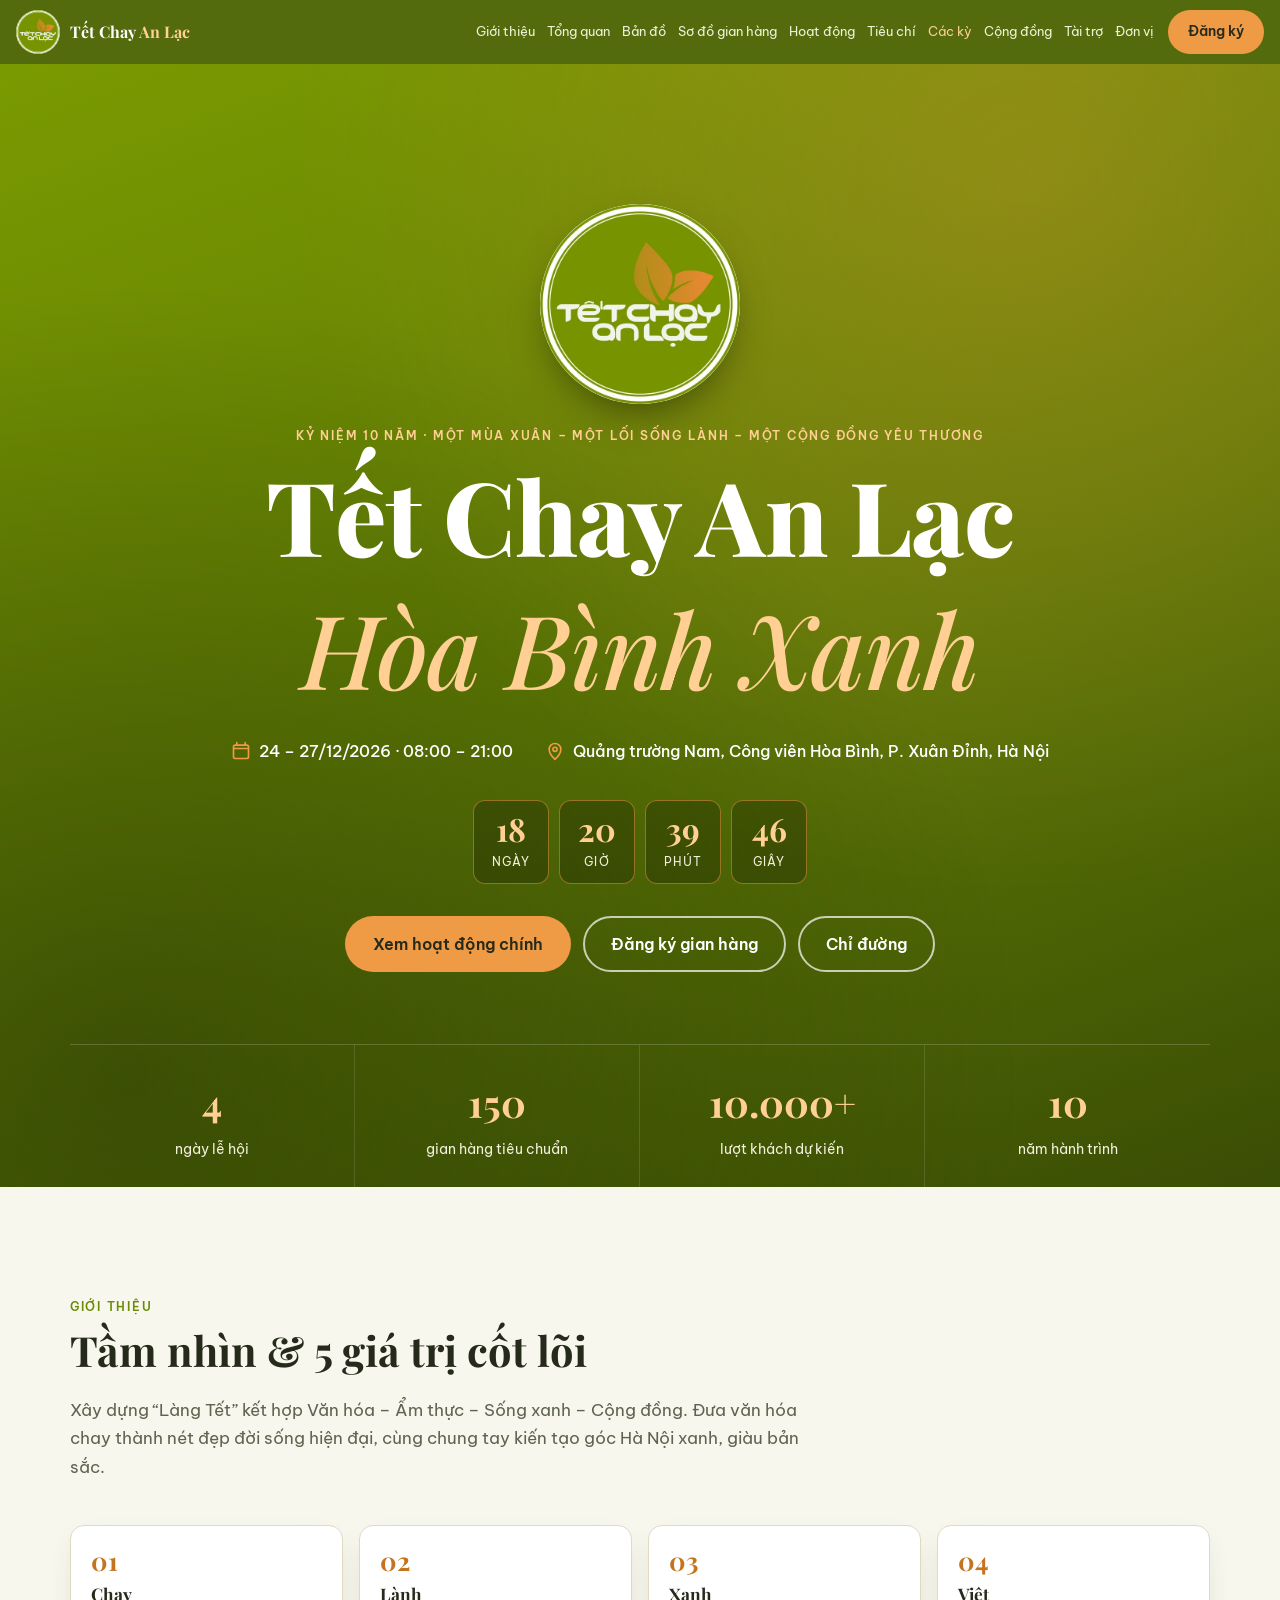
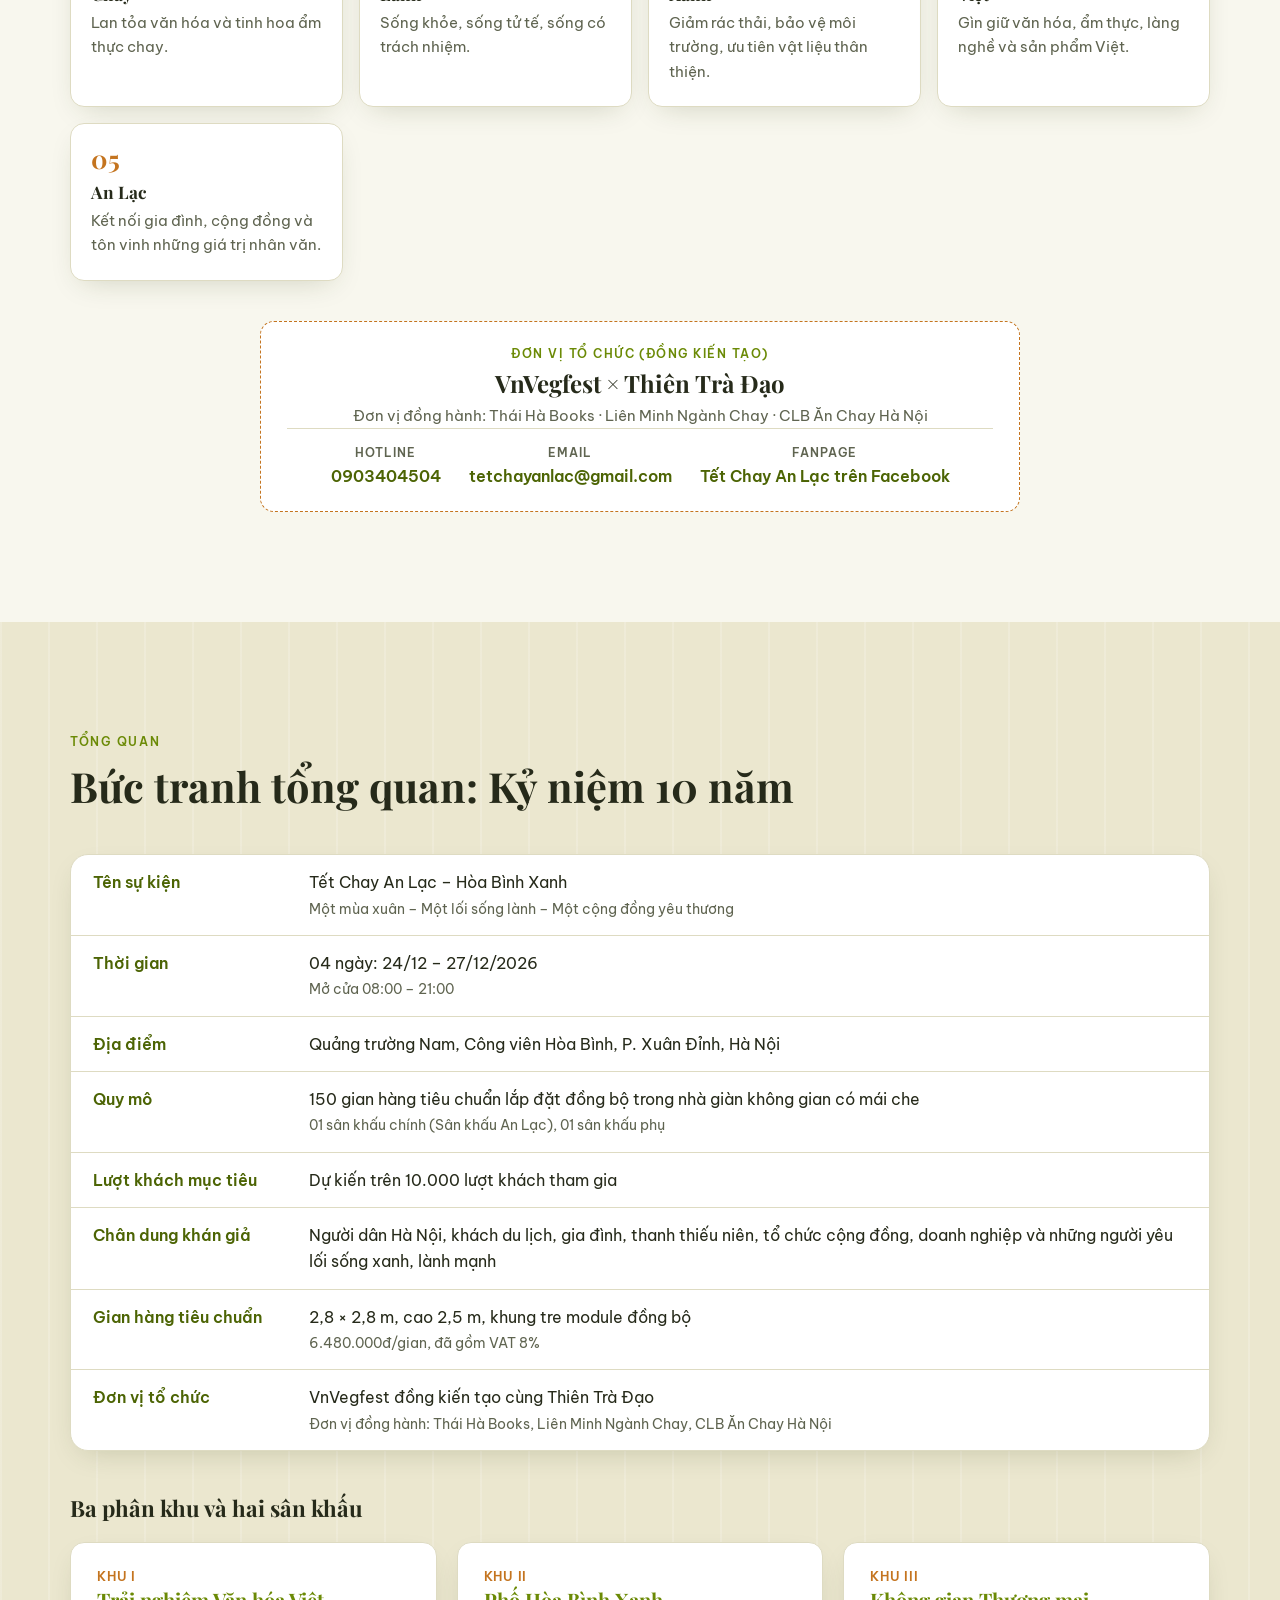
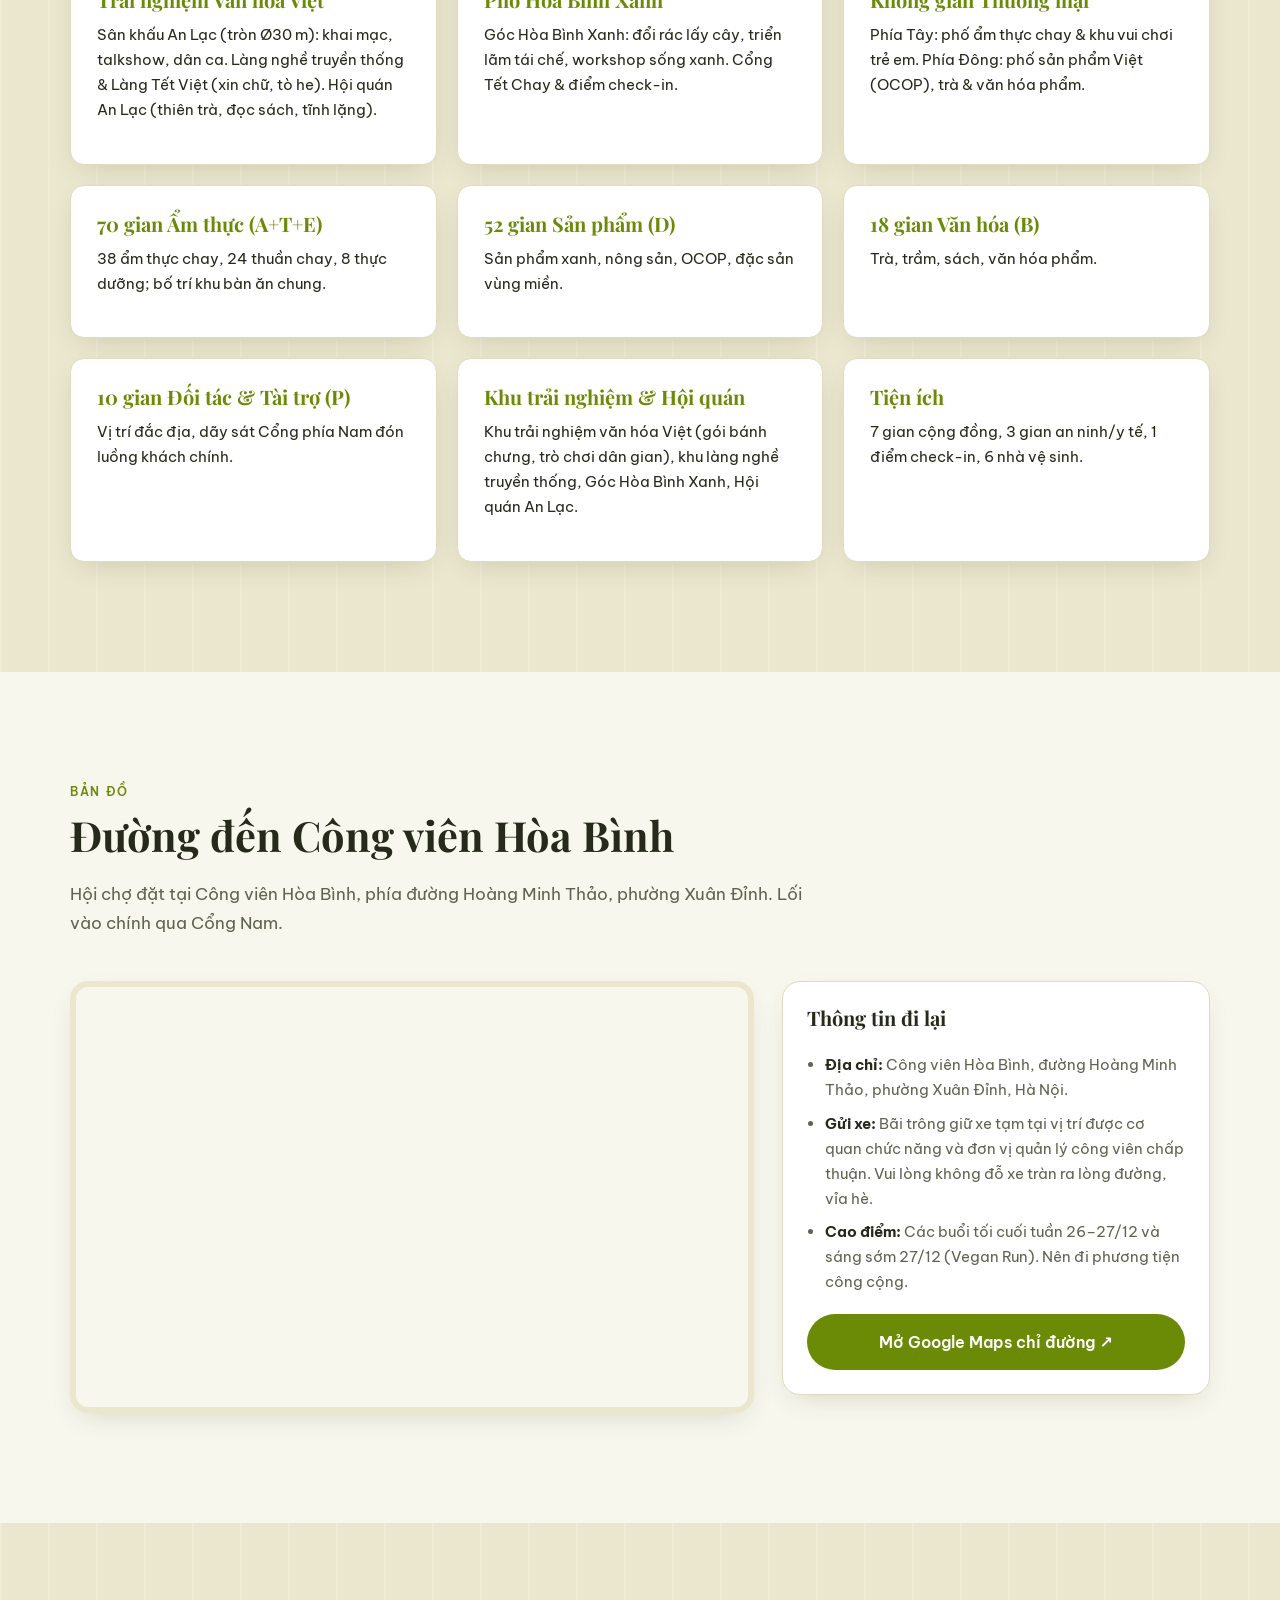
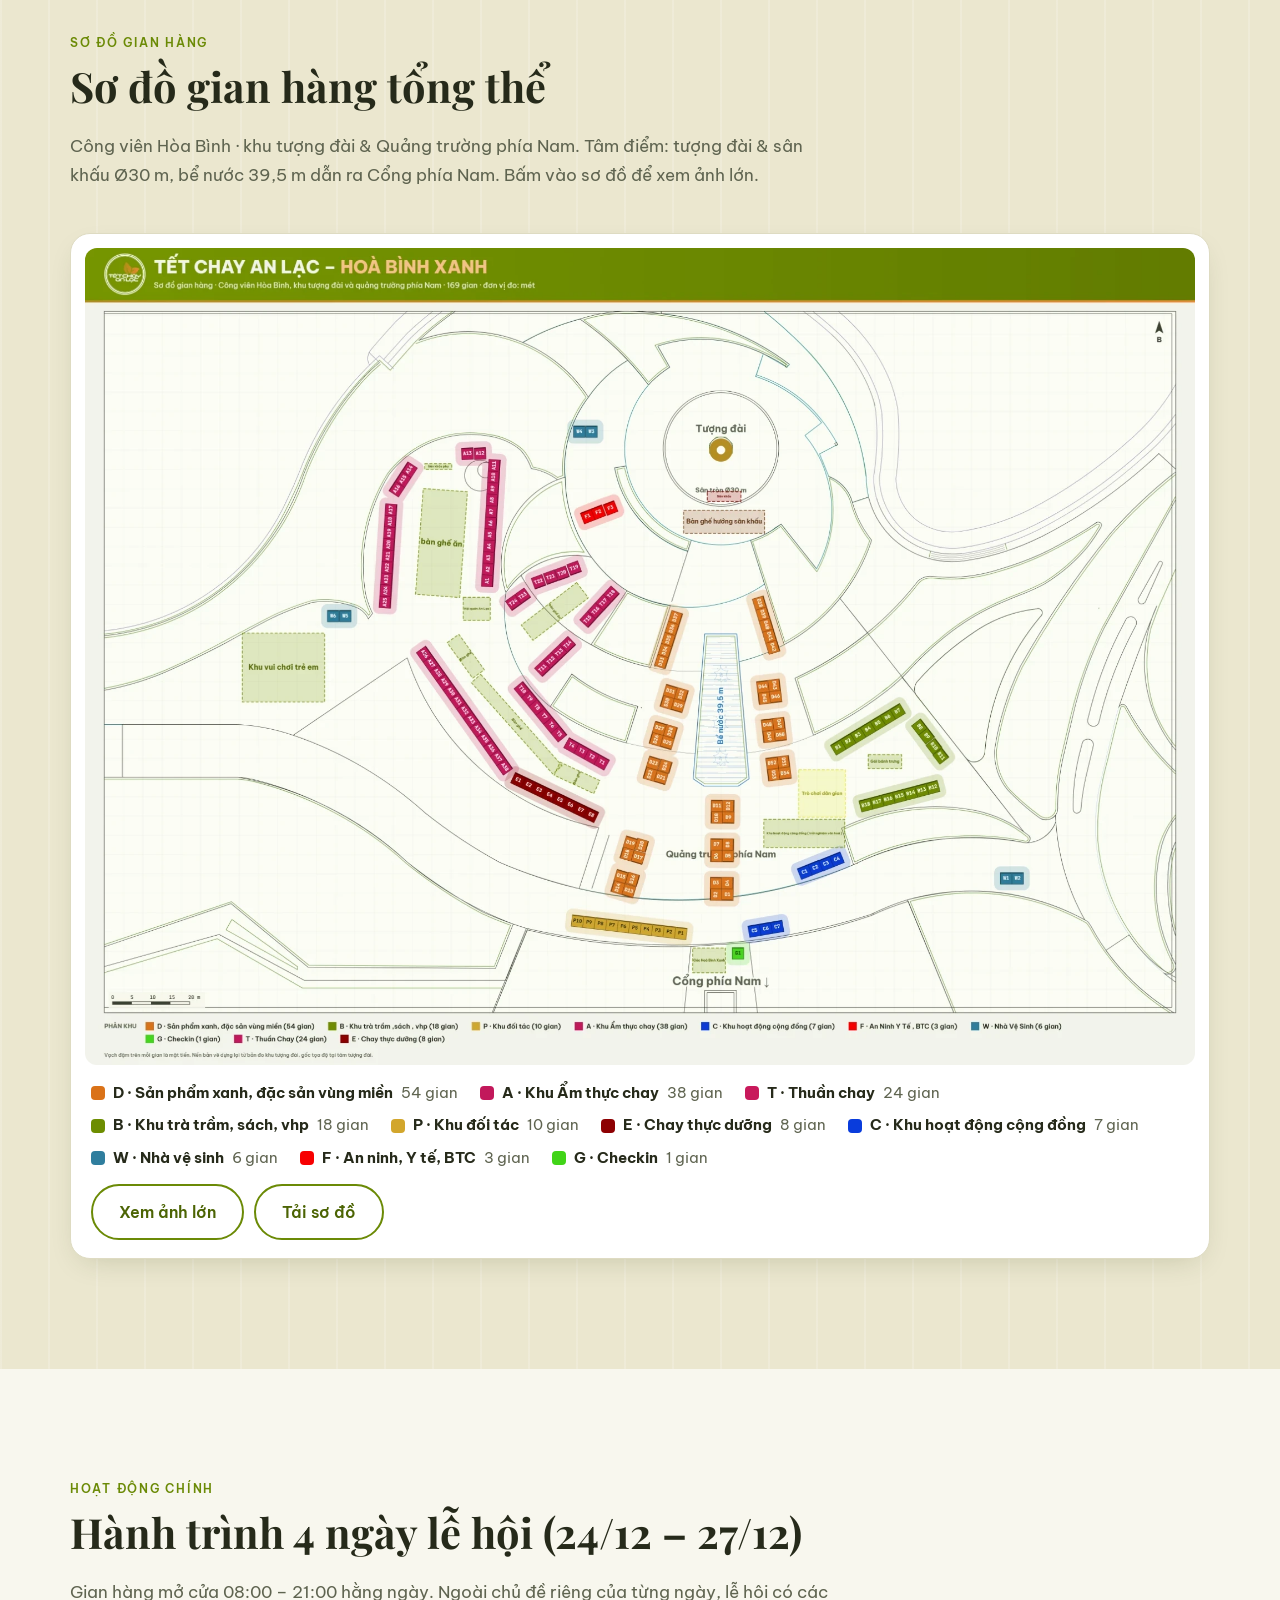
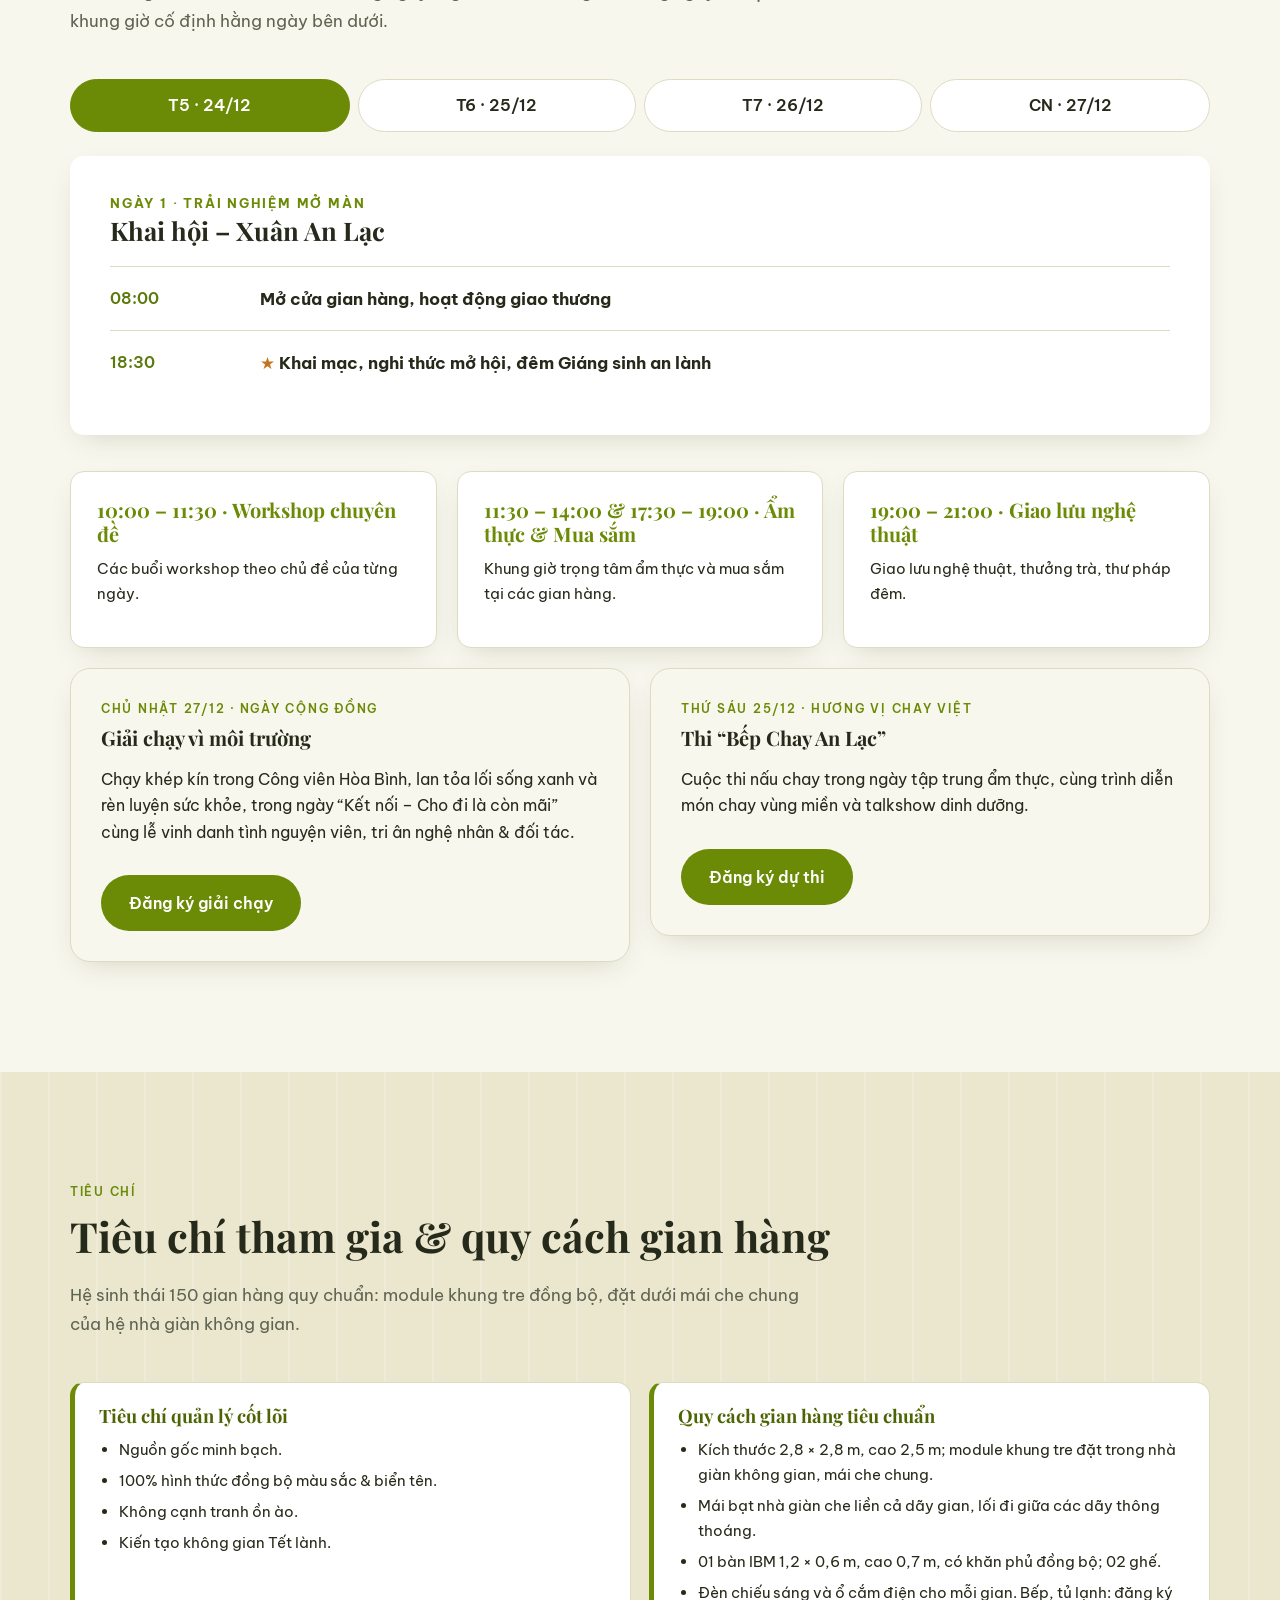
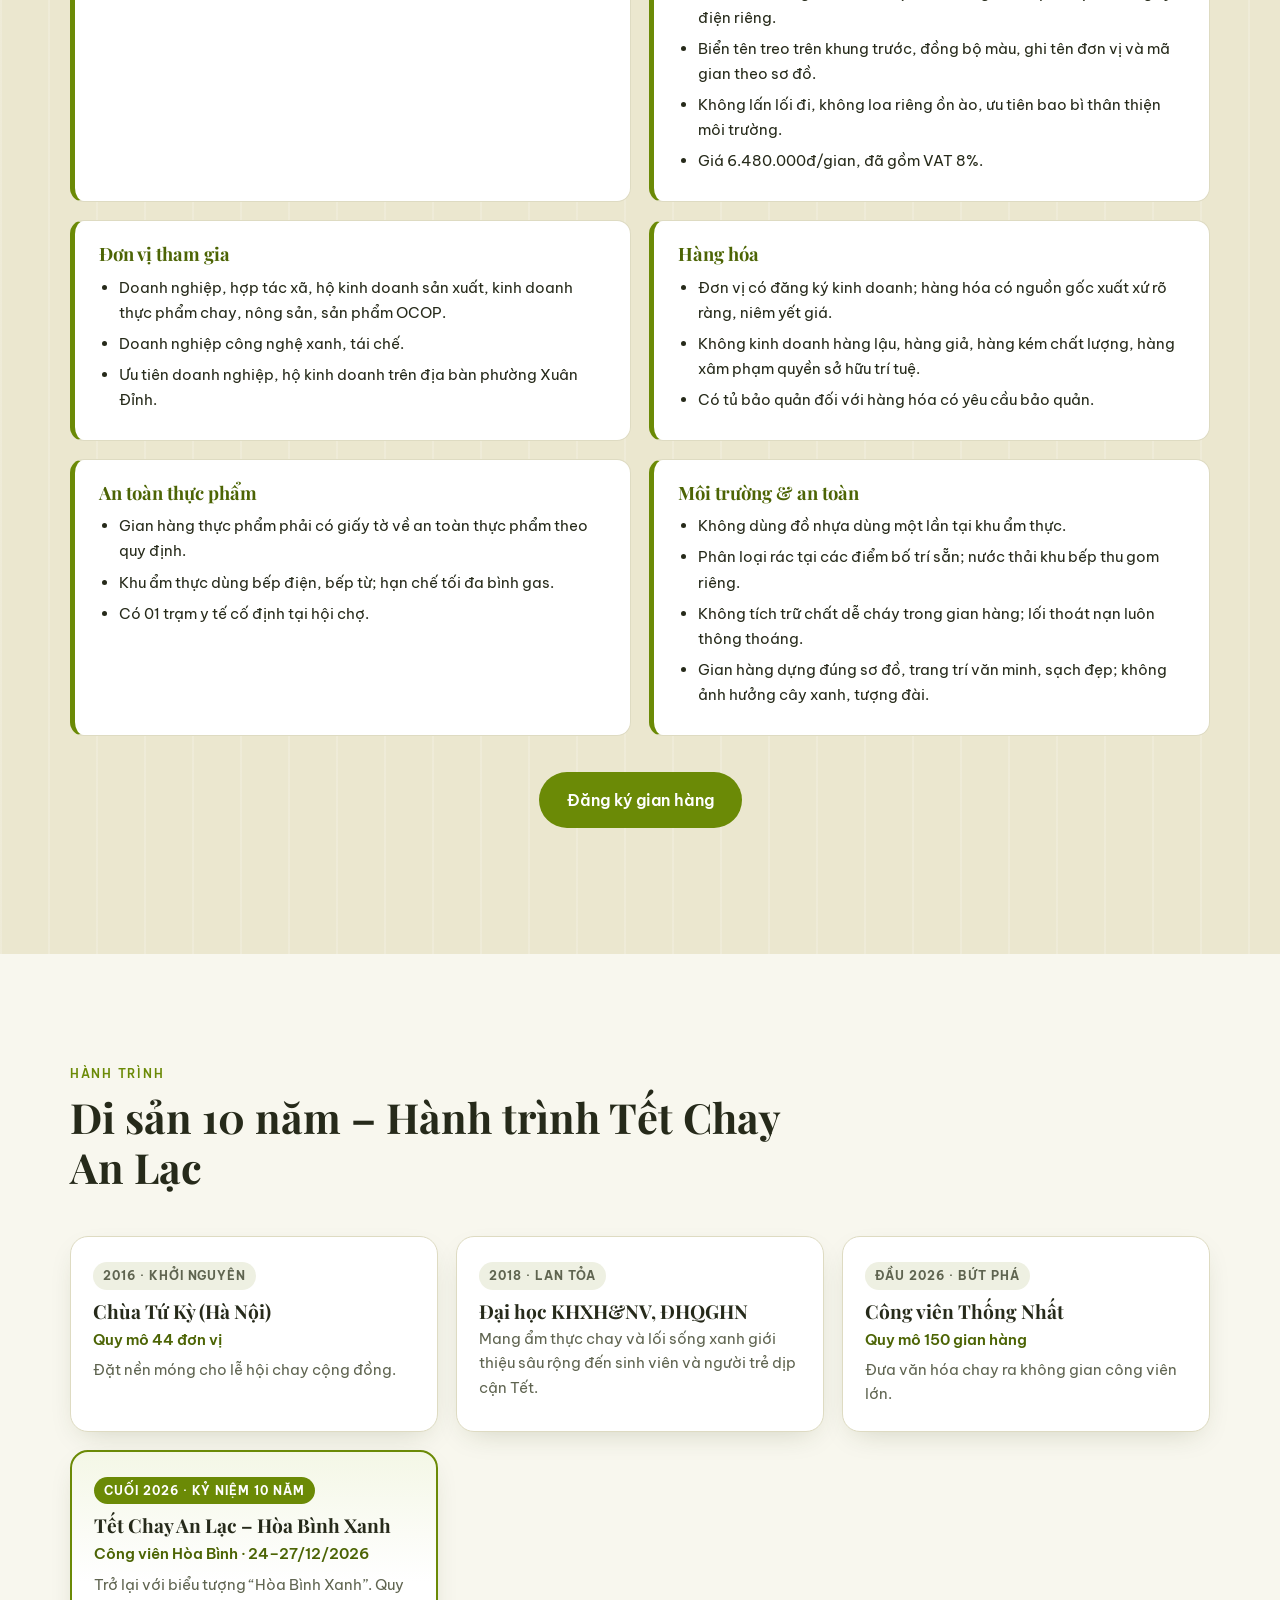
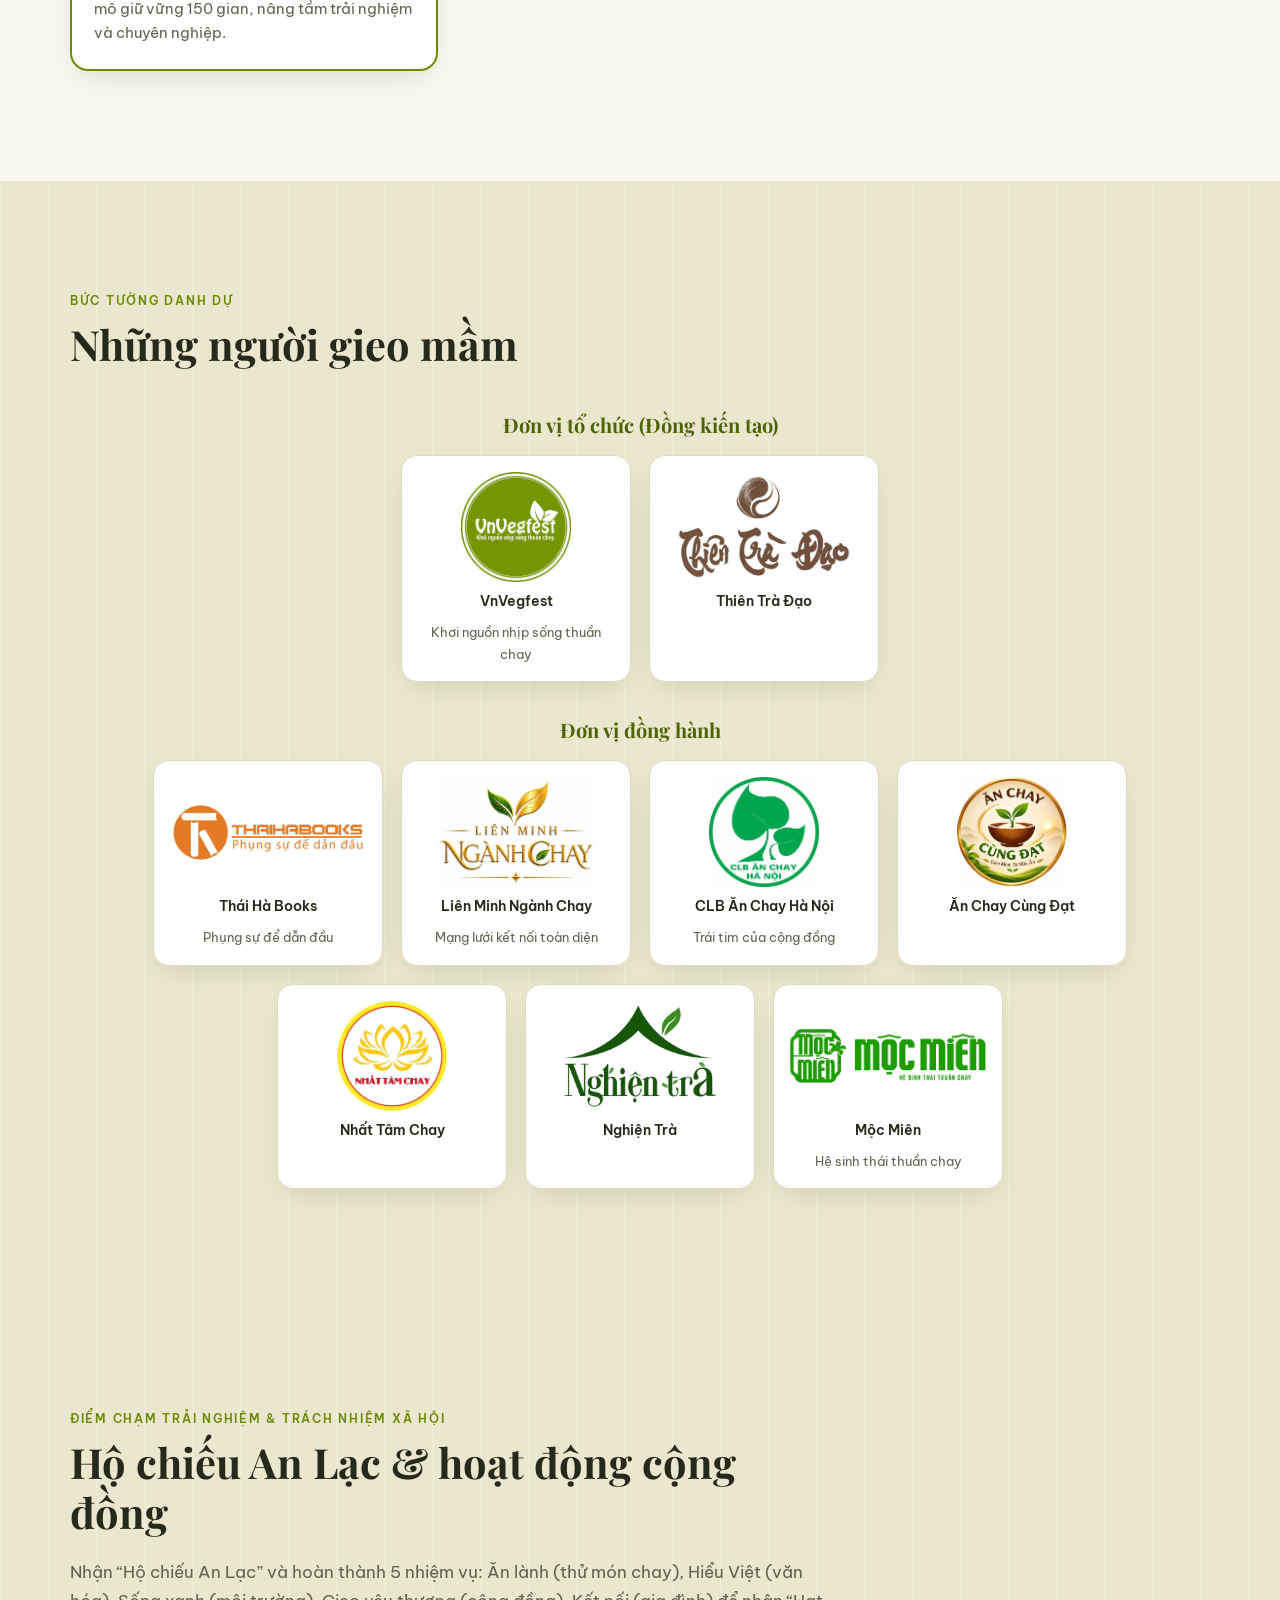
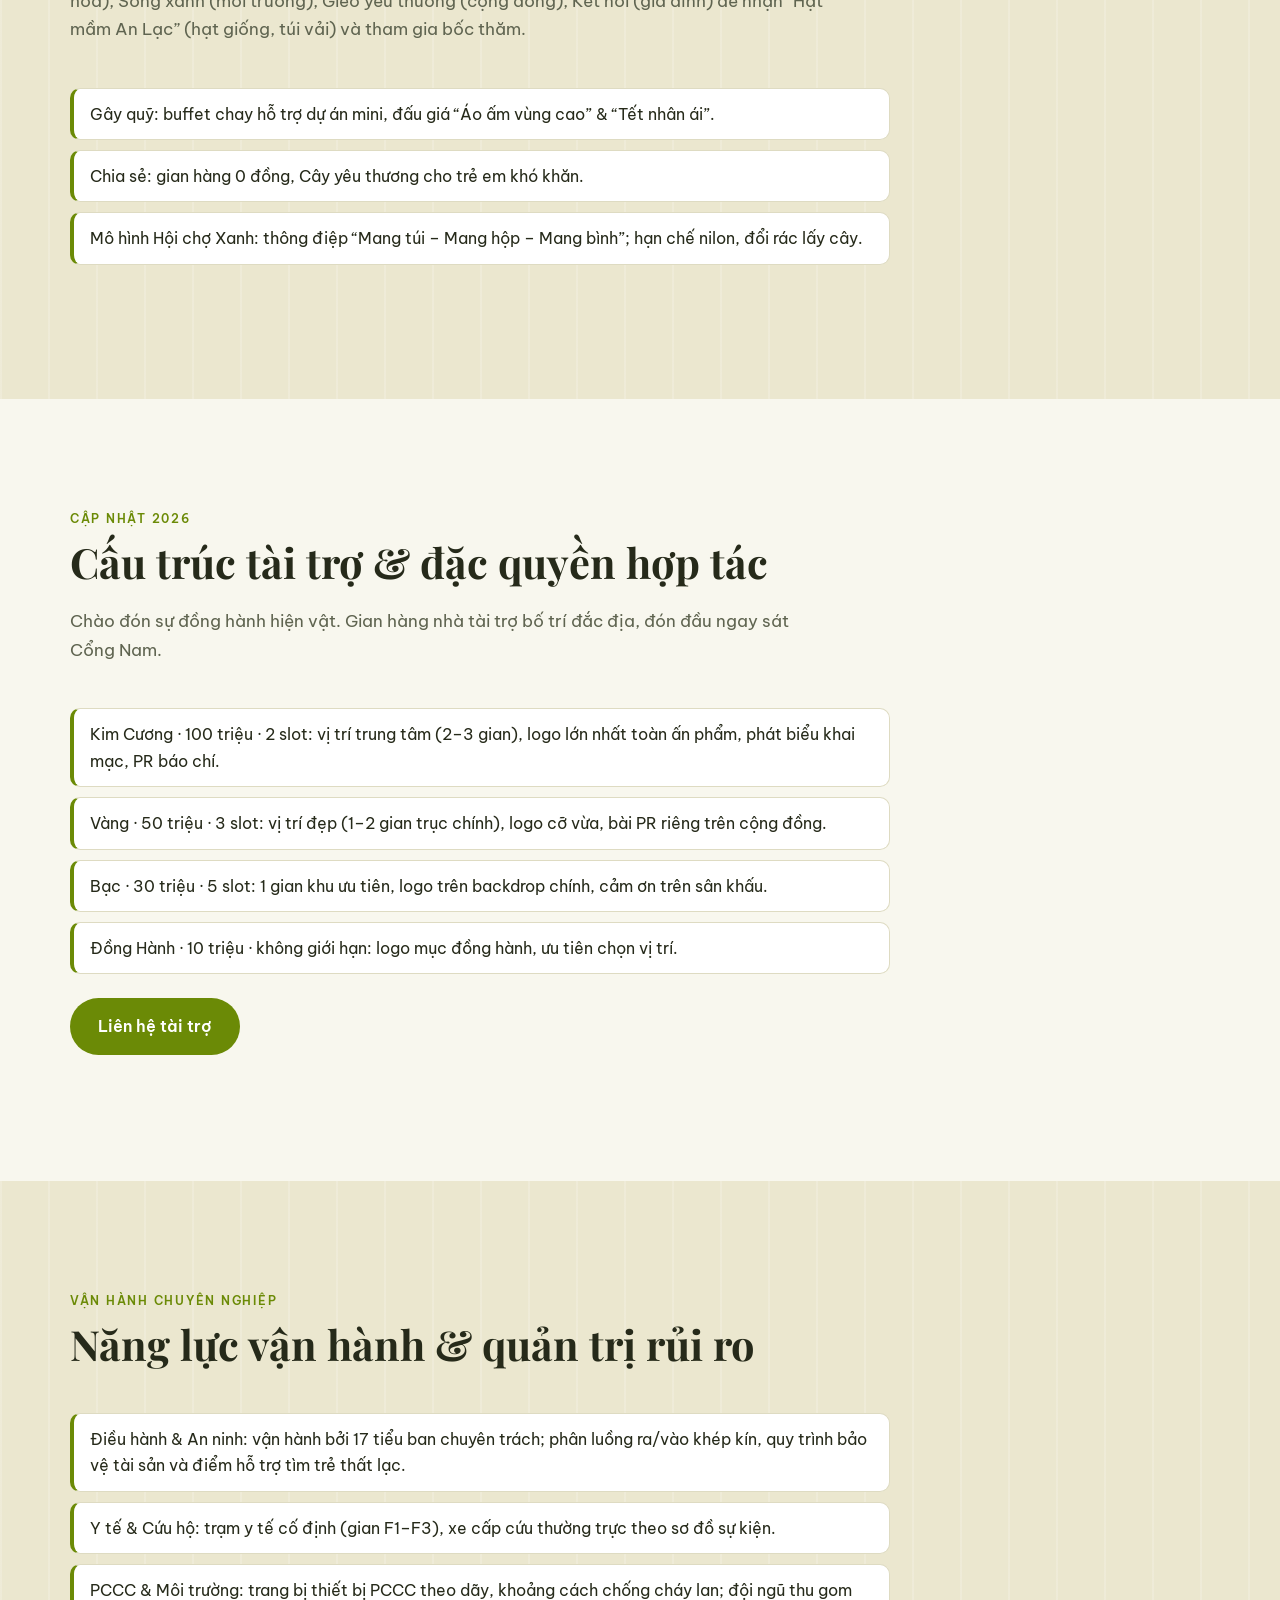
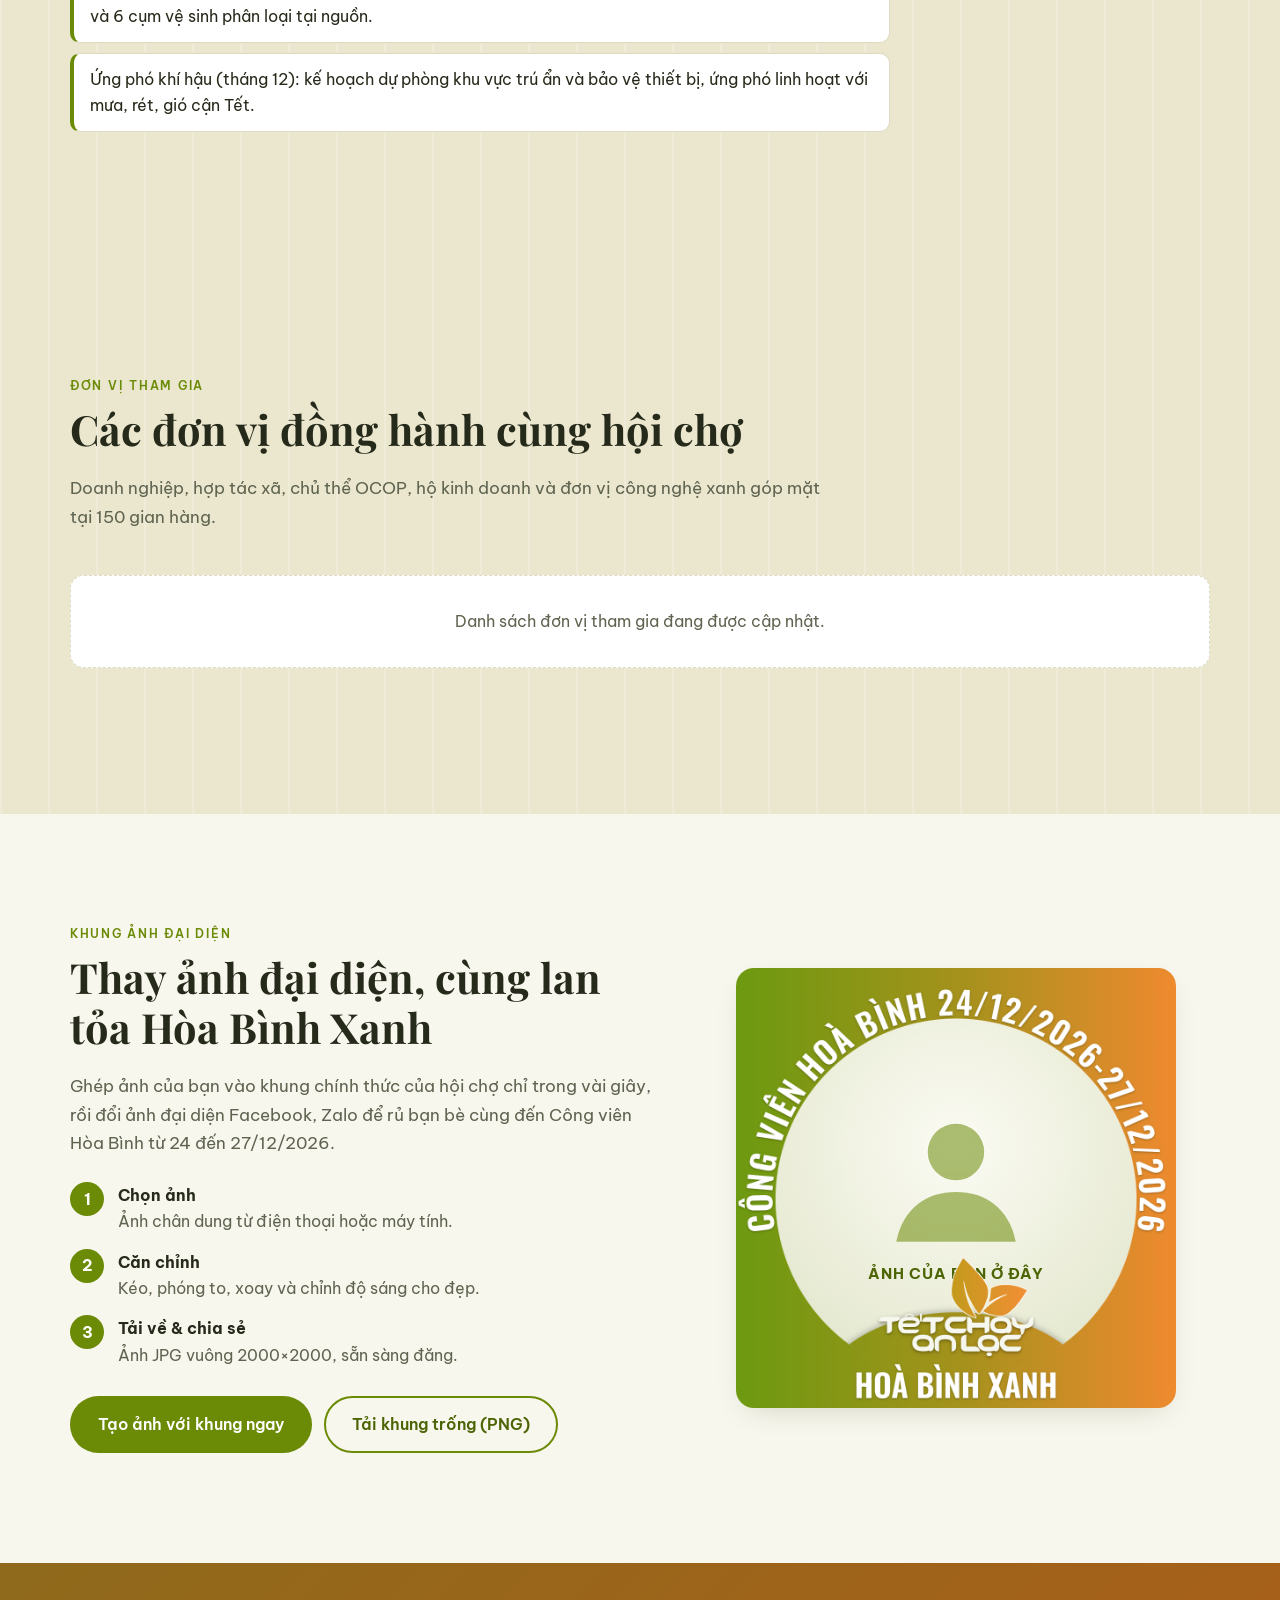
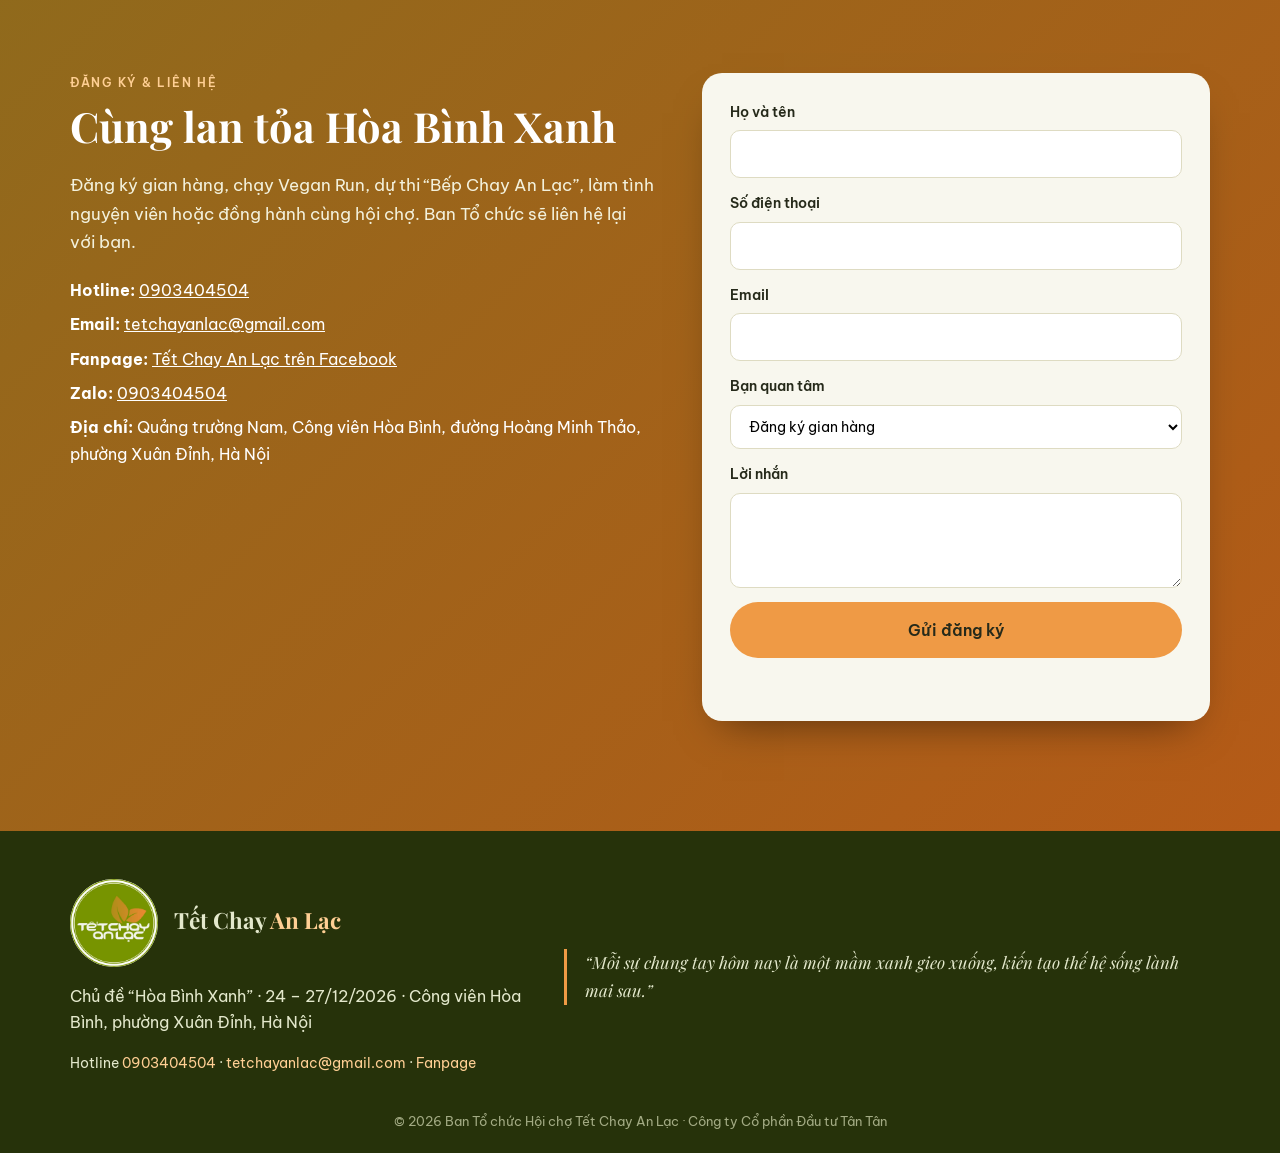
<file: index.html>
<!doctype html>
<html lang="vi">
<head>
  <meta charset="utf-8">
  <meta name="viewport" content="width=device-width, initial-scale=1">
  <title>Tết Chay An Lạc – Hòa Bình Xanh</title>
  <meta name="description" content="Hội chợ Triển lãm Sản phẩm Chay, Xanh và Phát triển Bền vững “Tết Chay An Lạc”, chủ đề “Hòa Bình Xanh” – 24–27/12/2026, 08:00–21:00 tại Công viên Hòa Bình, đường Hoàng Minh Thảo, phường Xuân Đỉnh, Hà Nội. 150 gian hàng thực phẩm chay, đặc sản vùng miền, nông nghiệp xanh.">
  <meta property="og:title" content="Tết Chay An Lạc – Hòa Bình Xanh">
  <meta property="og:description" content="24–27/12/2026 · Công viên Hòa Bình, Hà Nội · Hội chợ Triển lãm Sản phẩm Chay, Xanh và Phát triển Bền vững">
  <meta property="og:image" content="logo-tcal.webp">
  <meta name="theme-color" content="#4c6404">
  <link rel="icon" type="image/png" href="logo-tcal-180.png">
  <link rel="apple-touch-icon" href="logo-tcal-180.png">
  <link rel="preconnect" href="https://fonts.googleapis.com">
  <link rel="preconnect" href="https://fonts.gstatic.com" crossorigin>
  <link href="https://fonts.googleapis.com/css2?family=Be+Vietnam+Pro:wght@300;400;500;600;700&family=Playfair+Display:ital,wght@0,500;0,700;0,800;1,500&display=swap" rel="stylesheet">
  <link rel="stylesheet" href="styles.css?v=20261124b">
  <link rel="stylesheet" href="modules.css?v=20261124b">
</head>
<body>

<header class="site-header" id="top">
  <div class="container nav-wrap">
    <a href="#top" class="brand" aria-label="Tết Chay An Lạc – Hòa Bình Xanh, về đầu trang">
      <img class="brand-mark" src="logo-tcal.webp" alt="" width="44" height="44">
      <span class="brand-text">Tết Chay <b>An Lạc</b></span>
    </a>
    <button class="nav-toggle" aria-expanded="false" aria-controls="main-nav" aria-label="Mở menu">
      <span></span><span></span><span></span>
    </button>
    <nav id="main-nav" class="main-nav">
      <a href="#gioi-thieu">Giới thiệu</a>
      <a href="#tong-quan">Tổng quan</a>
      <a href="#ban-do">Bản đồ</a>
      <a href="#so-do">Sơ đồ gian hàng</a>
      <a href="#lich-trinh">Hoạt động</a>
      <a href="#tieu-chi">Tiêu chí</a>
      <a href="#cac-ky">Các kỳ</a>
      <a href="#don-vi">Đơn vị</a>
      <a href="#tin-tuc" id="nav-news" hidden>Tin tức</a>
      <a href="#dang-ky" class="btn btn-sm btn-accent">Đăng ký</a>
    </nav>
  </div>
</header>

<div class="announce" id="announce" hidden></div>

<main>

<!-- HERO -->
<section class="hero">
  <div class="hero-bg" aria-hidden="true">
    <span class="blossom b1"></span><span class="blossom b2"></span><span class="blossom b3"></span>
    <span class="blossom b4"></span><span class="blossom b5"></span><span class="blossom b6"></span>
  </div>
  <div class="container hero-inner">
    <img class="hero-logo" src="logo-tcal.webp" alt="Logo Tết Chay An Lạc" width="200" height="200">
    <p class="eyebrow">Hội chợ Triển lãm Sản phẩm Chay, Xanh và Phát triển Bền vững</p>
    <h1>Tết Chay An Lạc<br><em>Hòa Bình Xanh</em></h1>
    <ul class="hero-meta">
      <li><svg viewBox="0 0 24 24" aria-hidden="true"><path d="M7 2v3M17 2v3M3 9h18M5 5h14a2 2 0 0 1 2 2v12a2 2 0 0 1-2 2H5a2 2 0 0 1-2-2V7a2 2 0 0 1 2-2z"/></svg><span id="hero-time">24 – 27/12/2026 · 08:00 – 21:00</span></li>
      <li><svg viewBox="0 0 24 24" aria-hidden="true"><path d="M12 22s7-6.2 7-12a7 7 0 1 0-14 0c0 5.8 7 12 7 12z"/><circle cx="12" cy="10" r="2.5"/></svg><span id="hero-place">Công viên Hòa Bình, phường Xuân Đỉnh, Hà Nội</span></li>
    </ul>
    <div class="countdown" id="countdown" aria-live="polite">
      <div><b data-cd="d">--</b><span>ngày</span></div>
      <div><b data-cd="h">--</b><span>giờ</span></div>
      <div><b data-cd="m">--</b><span>phút</span></div>
      <div><b data-cd="s">--</b><span>giây</span></div>
    </div>
    <div class="hero-cta">
      <a href="#lich-trinh" class="btn btn-accent">Xem hoạt động chính</a>
      <a href="#dang-ky" class="btn btn-ghost">Đăng ký gian hàng</a>
      <a href="#ban-do" class="btn btn-ghost">Chỉ đường</a>
    </div>
  </div>
  <div class="stats container" id="hero-stats">
    <div><b>4</b><span>ngày hội chợ</span></div>
    <div><b>150</b><span>gian hàng</span></div>
    <div><b>3</b><span>phân khu</span></div>
    <div><b>08–22h</b><span>mở cửa hằng ngày</span></div>
  </div>
</section>

<!-- 1. GIỚI THIỆU -->
<section id="gioi-thieu" class="section">
  <div class="container">
    <div class="section-head">
      <p class="eyebrow">Giới thiệu</p>
      <h2>Hội chợ chay, xanh đón năm mới tại Công viên Hòa Bình</h2>
      <p class="lead">Hội chợ Triển lãm Sản phẩm Chay, Xanh và Phát triển Bền vững <strong>“Tết Chay An Lạc”</strong>, chủ đề <strong>“Hòa Bình Xanh”</strong>, diễn ra từ ngày 24 đến 27/12/2026 tại Công viên Hòa Bình, phường Xuân Đỉnh, Hà Nội. Nhân dịp đón năm mới 2027, hội chợ tạo một điểm mua sắm thuận tiện cho người dân Thủ đô với sản phẩm chay, nông sản sạch và đặc sản vùng miền chất lượng, có nguồn gốc rõ ràng.</p>
    </div>

    <div class="aims">
      <article class="aim">
        <span class="aim-num">01</span>
        <h3>Mua sắm đón năm mới</h3>
        <p>Sản phẩm chay, nông sản sạch, đặc sản vùng miền chất lượng, có nguồn gốc rõ ràng cho người dân phường Xuân Đỉnh và Thủ đô.</p>
      </article>
      <article class="aim">
        <span class="aim-num">02</span>
        <h3>Kết nối doanh nghiệp</h3>
        <p>Hỗ trợ doanh nghiệp, hợp tác xã, chủ thể OCOP quảng bá thương hiệu, kết nối tiêu thụ B2B và B2C.</p>
      </article>
      <article class="aim">
        <span class="aim-num">03</span>
        <h3>Lan tỏa lối sống xanh</h3>
        <p>Ăn chay vì sức khỏe và môi trường, giảm rác thải nhựa; hưởng ứng Cuộc vận động “Người Việt Nam ưu tiên dùng hàng Việt Nam”.</p>
      </article>
      <article class="aim">
        <span class="aim-num">04</span>
        <h3>Hà Nội – Thành phố vì hòa bình</h3>
        <p>Tôn vinh danh hiệu UNESCO trao cho Hà Nội năm 1999; giao lưu, thưởng trà, thư pháp mừng Đảng, mừng Xuân Đinh Mùi.</p>
      </article>
    </div>

    <div class="organizer">
      <div class="organizer-card">
        <span class="organizer-label">Đơn vị tổ chức</span>
        <p class="organizer-name">Công ty Cổ phần Đầu tư Tân Tân</p>
        <p class="organizer-partners">Thương hiệu tổ chức sự kiện VnVegfest</p>
        <ul class="organizer-contact">
          <li><span>Hotline</span><a href="tel:0928577156">0928 577 156</a></li>
          <li><span>Email</span><a href="mailto:tetchayanlac@gmail.com">tetchayanlac@gmail.com</a></li>
          <li><span>Fanpage</span><a href="https://www.facebook.com/profile.php?id=61594895070275" target="_blank" rel="noopener">Tết Chay An Lạc trên Facebook</a></li>
        </ul>
      </div>
    </div>
  </div>
</section>

<!-- 2. TỔNG QUAN -->
<section id="tong-quan" class="section section-tint">
  <div class="container">
    <div class="section-head">
      <p class="eyebrow">Tổng quan</p>
      <h2>Tết Chay An Lạc – Hòa Bình Xanh</h2>
    </div>

    <dl class="overview">
      <div><dt>Tên hội chợ</dt><dd>Hội chợ Triển lãm Sản phẩm Chay, Xanh và Phát triển Bền vững “Tết Chay An Lạc”<small>Vegetarian, Green and Sustainable Development Products Fair and Exhibition “Tet Chay An Lac”</small></dd></div>
      <div><dt>Chủ đề</dt><dd>“Hòa Bình Xanh”</dd></div>
      <div><dt>Thời gian</dt><dd>Thứ Năm 24/12 – Chủ Nhật 27/12/2026<small>Mở cửa 08:00 – 21:00 hằng ngày</small></dd></div>
      <div><dt>Địa điểm</dt><dd>Công viên Hòa Bình, đường Hoàng Minh Thảo, phường Xuân Đỉnh, Hà Nội</dd></div>
      <div><dt>Quy mô</dt><dd>150 gian hàng<small>Gian tiêu chuẩn 3 m × 3 m trong nhà giàn không gian</small></dd></div>
      <div><dt>Ngành hàng</dt><dd>Thực phẩm chay, đặc sản vùng miền, nông nghiệp xanh; mặt hàng tiêu dùng xanh, trà phục vụ dịp Tết</dd></div>
      <div><dt>Vào cửa</dt><dd>Các hoạt động không bán vé, người dân và khách tham quan tham gia miễn phí</dd></div>
      <div><dt>Đơn vị tổ chức</dt><dd>Công ty Cổ phần Đầu tư Tân Tân (VnVegfest)<small>Đã được Sở Công Thương Hà Nội xác nhận đăng ký tổ chức tại Công văn số 11044/SCT-QLTM ngày 09/11/2026</small></dd></div>
    </dl>

    <h3 class="sub-head">Ba phân khu và hai sân khấu</h3>
    <div class="grid-3 zones3">
      <article class="card">
        <h3><small>Phân khu 1</small>Không gian Chay An Lạc</h3>
        <p>Thực phẩm chay, thuần chay; trà, trầm; nông sản hữu cơ, sản phẩm OCOP, đặc sản ba miền, hàng Tết; tiêu dùng xanh.</p>
      </article>
      <article class="card">
        <h3><small>Phân khu 2</small>Hòa Bình Show</h3>
        <p>Công nghệ xanh, sản phẩm tái chế, công nghệ nông nghiệp xanh; triển lãm ảnh “Hà Nội – Thành phố vì hòa bình”; gian doanh nghiệp, tổ chức môi trường.</p>
      </article>
      <article class="card">
        <h3><small>Phân khu 3</small>Khu trải nghiệm</h3>
        <p>Khu ẩm thực chay ăn tại chỗ (bàn ghế ở giữa khu, bát đũa tái sử dụng); workshop; trạm đổi rác lấy cây; khu vui chơi trẻ em.</p>
      </article>
    </div>
    <div class="grid-3 stages">
      <article class="card"><h3>Sân khấu chính</h3><p>Cạnh khu vực Tượng đài Hòa Bình: khai mạc, giao lưu, bế mạc.</p></article>
      <article class="card"><h3>Sân khấu phụ</h3><p>Cạnh Không gian Chay An Lạc: tọa đàm, workshop, bếp trình diễn.</p></article>
      <article class="card"><h3>Tiện ích chung</h3><p>Ban Tổ chức, trạm y tế, trạm nước uống, điểm phân loại rác, nhà vệ sinh di động, bãi gửi xe.</p></article>
    </div>
  </div>
</section>

<!-- 3. BẢN ĐỒ -->
<section id="ban-do" class="section">
  <div class="container">
    <div class="section-head">
      <p class="eyebrow">Bản đồ</p>
      <h2>Đường đến Công viên Hòa Bình</h2>
      <p class="lead">Hội chợ đặt tại Công viên Hòa Bình, phía đường Hoàng Minh Thảo, phường Xuân Đỉnh. Lối vào chính qua <strong>Cổng Nam</strong>.</p>
    </div>
    <div class="map-wrap">
      <div class="map-embed">
        <iframe title="Bản đồ Công viên Hòa Bình, phường Xuân Đỉnh, Hà Nội" loading="lazy" referrerpolicy="no-referrer-when-downgrade"
          src="https://maps.google.com/maps?q=21.0631,105.7882&z=16&output=embed"></iframe>
      </div>
      <div class="map-info">
        <h3>Thông tin đi lại</h3>
        <ul>
          <li><b>Địa chỉ:</b> Công viên Hòa Bình, đường Hoàng Minh Thảo, phường Xuân Đỉnh, Hà Nội.</li>
          <li><b>Gửi xe:</b> bãi trông giữ xe tạm tại vị trí được cơ quan chức năng và đơn vị quản lý công viên chấp thuận. Vui lòng không đỗ xe tràn ra lòng đường, vỉa hè.</li>
          <li><b>Cao điểm:</b> các buổi tối cuối tuần 26–27/12 và sáng sớm 27/12 (Vegan Run). Nên đi phương tiện công cộng.</li>
        </ul>
        <a class="btn btn-primary" id="map-dir" href="https://www.google.com/maps/dir/?api=1&amp;destination=21.0631,105.7882" target="_blank" rel="noopener">Mở Google Maps chỉ đường ↗</a>
        <a class="btn btn-outline" id="map-3d" href="https://claude.ai/artifact/Rj9Z1noNM2Q68Be5NYNCq2" target="_blank" rel="noopener">Tham quan hội chợ online 3D ↗</a>
      </div>
    </div>
  </div>
</section>

<!-- 4. SƠ ĐỒ GIAN HÀNG -->
<section id="so-do" class="section section-tint">
  <div class="container">
    <div class="section-head">
      <p class="eyebrow">Sơ đồ gian hàng</p>
      <h2>Sơ đồ phối cảnh tổng thể bố trí gian hàng</h2>
      <p class="lead">150 gian hàng tiêu chuẩn 3 m × 3 m đặt trong nhà giàn không gian, bố trí từ Cổng Nam lên đến sân khấu cạnh Tượng đài Hòa Bình.</p>
    </div>
    <figure class="booth-map">
      <a href="img/so-do-cv-hoa-binh.webp" target="_blank" rel="noopener" class="booth-map-link" aria-label="Mở sơ đồ gian hàng cỡ lớn (thẻ mới)">
        <img src="img/so-do-cv-hoa-binh.webp" width="2200" height="970" loading="lazy"
          alt="Sơ đồ phối cảnh hội chợ Tết Chay An Lạc tại Công viên Hòa Bình: từ Cổng Nam vào có dãy 4 gian hai bên lối đi, các dãy 5 gian; nhà giàn A ở giữa, nhà giàn B và C hai bên bể nước; khu ẩm thực bên phải; khu thưởng trà, thư pháp, khu hoạt động cộng đồng và khu vui chơi trẻ em bên trái; sân khấu và cụm bàn ghế cạnh Tượng đài Hòa Bình.">
      </a>
      <figcaption>
        <ul class="booth-legend">
          <li><i style="background:#c0392b"></i><b>Sân khấu</b> cạnh Tượng đài Hòa Bình</li>
          <li><i style="background:#dfe3e8"></i><b>Nhà giàn A, B, C</b> gian hàng chính</li>
          <li><i style="background:#7a9a01"></i><b>Dãy 5 gian, dãy 4 gian</b> hai bên lối vào Cổng Nam</li>
          <li><i style="background:#ef9a45"></i><b>Khu ẩm thực</b>, khu thưởng trà – thư pháp, khu hoạt động cộng đồng, khu vui chơi trẻ em</li>
        </ul>
        <div class="booth-actions">
          <a href="img/so-do-cv-hoa-binh.webp" target="_blank" rel="noopener" class="btn btn-outline">Xem ảnh lớn</a>
          <a href="img/so-do-cv-hoa-binh.webp" download="so-do-tet-chay-an-lac-cv-hoa-binh.webp" class="btn btn-outline">Tải sơ đồ</a>
        </div>
      </figcaption>
    </figure>
  </div>
</section>

<!-- 5. HOẠT ĐỘNG CHÍNH -->
<section id="lich-trinh" class="section">
  <div class="container">
    <div class="section-head">
      <p class="eyebrow">Hoạt động chính</p>
      <h2>Chương trình bốn ngày hội chợ</h2>
      <p class="lead">Gian hàng mở cửa <strong>08:00 – 21:00</strong> hằng ngày. Chương trình dự kiến, có thể điều chỉnh; các hoạt động không bán vé.</p>
    </div>

    <div class="tabs" role="tablist" aria-label="Chọn ngày">
      <button role="tab" aria-selected="true" aria-controls="day1" id="tab1">T5 · 24/12</button>
      <button role="tab" aria-selected="false" aria-controls="day2" id="tab2" tabindex="-1">T6 · 25/12</button>
      <button role="tab" aria-selected="false" aria-controls="day3" id="tab3" tabindex="-1">T7 · 26/12</button>
      <button role="tab" aria-selected="false" aria-controls="day4" id="tab4" tabindex="-1">CN · 27/12</button>
    </div>
    <div class="tab-panels">
      <div class="day" role="tabpanel" id="day1" aria-labelledby="tab1">
        <h3><span>Ngày 1 · Thứ Năm</span>Khai mạc hội chợ</h3>
        <ol class="timeline">
          <li class="hl"><time>09:00</time><div><b>Lễ khai mạc</b><p>90 phút, các tiết mục văn nghệ chào mừng và nghi thức “Gieo mầm xanh – Trao gửi hòa bình” tại sân khấu chính.</p></div></li>
          <li><time>Sau khai mạc</time><div><b>Gian hàng mở cửa</b><p>Tham quan, mua sắm tại 150 gian hàng.</p></div></li>
        </ol>
      </div>
      <div class="day" role="tabpanel" id="day2" aria-labelledby="tab2" hidden>
        <h3><span>Ngày 2 · Thứ Sáu</span>Tọa đàm &amp; kết nối doanh nghiệp</h3>
        <ol class="timeline">
          <li><time>Trong ngày</time><div><b>Tọa đàm</b><p>Tại sân khấu phụ cạnh Không gian Chay An Lạc.</p></div></li>
          <li class="hl"><time>Trong ngày</time><div><b>Kết nối doanh nghiệp (B2B)</b><p>Nhà sản xuất, hợp tác xã, chủ thể OCOP gặp gỡ đối tác tiêu thụ.</p></div></li>
        </ol>
      </div>
      <div class="day" role="tabpanel" id="day3" aria-labelledby="tab3" hidden>
        <h3><span>Ngày 3 · Thứ Bảy</span>Tọa đàm, workshop &amp; Bếp Chay An Lạc</h3>
        <ol class="timeline">
          <li><time>Trong ngày</time><div><b>Tọa đàm, workshop</b></div></li>
          <li class="hl"><time>16:30 – 18:00</time><div><b>Sơ khảo cuộc thi “Bếp Chay An Lạc”</b></div></li>
          <li><time>Chiều – tối</time><div><b>Giao lưu, thưởng trà, thư pháp</b><p>Hoạt động cộng đồng tập trung vào chiều tối cuối tuần.</p></div></li>
        </ol>
      </div>
      <div class="day" role="tabpanel" id="day4" aria-labelledby="tab4" hidden>
        <h3><span>Ngày 4 · Chủ Nhật</span>Vegan Run, chung kết &amp; bế mạc</h3>
        <ol class="timeline">
          <li class="hl"><time>06:00</time><div><b>Giải chạy Vegan Run</b><p>Đường chạy khép kín trong Công viên Hòa Bình.</p></div></li>
          <li class="hl"><time>14:00 – 16:30</time><div><b>Chung kết cuộc thi “Bếp Chay An Lạc”</b></div></li>
          <li><time>Trong ngày</time><div><b>Giao lưu, chia sẻ, vui chơi</b><p>Thưởng trà, thư pháp, cho chữ mừng Xuân tại khu thưởng trà, thư pháp.</p></div></li>
          <li class="hl"><time>19:00 – 20:00</time><div><b>Lễ bế mạc</b></div></li>
        </ol>
      </div>
    </div>

    <div class="grid-3 activities">
      <article class="card">
        <h3>Thưởng trà, thư pháp</h3>
        <p>Giới thiệu nghệ thuật trà Việt, mời trà khách tham quan; thầy đồ cho chữ, viết câu đối, thư pháp mừng Xuân Đinh Mùi.</p>
      </article>
      <article class="card">
        <h3>Hoạt động cộng đồng</h3>
        <p>Giao lưu, chia sẻ kinh nghiệm ăn chay, sống xanh, bảo vệ môi trường; trò chơi dân gian, hoạt động tập thể cho người dân.</p>
      </article>
      <article class="card">
        <h3>Khu vui chơi trẻ em</h3>
        <p>Các trò chơi an toàn cho thiếu nhi, có người hướng dẫn và trông giữ.</p>
      </article>
    </div>
    <div class="split activity-pair">
      <article class="card-light" id="vegan-run">
        <p class="eyebrow">Chủ Nhật 27/12 · Ngày Cộng đồng</p>
        <h3>Giải chạy vì môi trường</h3>
        <p>Chạy khép kín trong Công viên Hòa Bình, lan tỏa lối sống xanh và rèn luyện sức khỏe, trong ngày “Kết nối – Cho đi là còn mãi” cùng lễ vinh danh tình nguyện viên, tri ân nghệ nhân & đối tác.</p>
        <a href="#dang-ky" class="btn btn-primary" data-interest="vegan-run">Đăng ký giải chạy</a>
      </article>
      <article class="card-light" id="nau-an">
        <p class="eyebrow">Thứ Sáu 25/12 · Hương vị chay Việt</p>
        <h3>Thi “Bếp Chay An Lạc”</h3>
        <p>Cuộc thi nấu chay trong ngày tập trung ẩm thực, cùng trình diễn món chay vùng miền và talkshow dinh dưỡng.</p>
        <a href="#dang-ky" class="btn btn-primary" data-interest="nau-an">Đăng ký dự thi</a>
      </article>
    </div>
  </div>
</section>

<!-- 6. TIÊU CHÍ -->
<section id="tieu-chi" class="section section-tint">
  <div class="container">
    <div class="section-head">
      <p class="eyebrow">Tiêu chí</p>
      <h2>Tiêu chí tham gia hội chợ</h2>
      <p class="lead">Áp dụng cho mọi đơn vị đăng ký gian hàng, để hội chợ trang trọng, văn minh, đúng chủ đề “Hòa Bình Xanh”.</p>
    </div>
    <div class="criteria">
      <article class="criterion">
        <h3>Đơn vị tham gia</h3>
        <ul>
          <li>Doanh nghiệp, hợp tác xã, hộ kinh doanh sản xuất, kinh doanh thực phẩm chay, nông sản, sản phẩm OCOP.</li>
          <li>Doanh nghiệp công nghệ xanh, tái chế.</li>
          <li>Ưu tiên doanh nghiệp, hộ kinh doanh trên địa bàn phường Xuân Đỉnh.</li>
        </ul>
      </article>
      <article class="criterion">
        <h3>Hàng hóa</h3>
        <ul>
          <li>Đơn vị có đăng ký kinh doanh; hàng hóa có nguồn gốc xuất xứ rõ ràng, niêm yết giá.</li>
          <li>Không kinh doanh hàng lậu, hàng giả, hàng kém chất lượng, hàng xâm phạm quyền sở hữu trí tuệ.</li>
          <li>Có tủ bảo quản đối với hàng hóa có yêu cầu bảo quản.</li>
        </ul>
      </article>
      <article class="criterion">
        <h3>An toàn thực phẩm</h3>
        <ul>
          <li>Gian hàng thực phẩm phải có giấy tờ về an toàn thực phẩm theo quy định.</li>
          <li>Khu ẩm thực dùng bếp điện, bếp từ; hạn chế tối đa bình gas.</li>
          <li>Có 01 trạm y tế cố định tại hội chợ.</li>
        </ul>
      </article>
      <article class="criterion">
        <h3>Môi trường &amp; an toàn</h3>
        <ul>
          <li>Không dùng đồ nhựa dùng một lần tại khu ẩm thực; bát đũa tái sử dụng.</li>
          <li>Phân loại rác tại các điểm bố trí sẵn; nước thải khu bếp thu gom riêng.</li>
          <li>Không tích trữ chất dễ cháy trong gian hàng; lối thoát nạn luôn thông thoáng.</li>
          <li>Gian hàng dựng đúng sơ đồ, trang trí văn minh, sạch đẹp; không ảnh hưởng cây xanh, tượng đài.</li>
        </ul>
      </article>
    </div>
    <p class="center"><a href="#dang-ky" class="btn btn-primary" data-interest="gian-hang">Đăng ký gian hàng</a></p>
  </div>
</section>

<!-- 7. CÁC KỲ TẾT CHAY AN LẠC -->
<section id="cac-ky" class="section">
  <div class="container">
    <div class="section-head">
      <p class="eyebrow">Hành trình</p>
      <h2>Các kỳ Tết Chay An Lạc</h2>
    </div>
    <ol class="editions">
      <li class="edition">
        <span class="edition-tag">Kỳ trước</span>
        <h3>Tết Chay An Lạc 2026</h3>
        <p class="edition-place">Công viên Thống Nhất, Hà Nội</p>
        <p class="muted">Hình ảnh và thông tin kỳ này đang được cập nhật.</p>
      </li>
      <li class="edition current">
        <span class="edition-tag">Kỳ này</span>
        <h3>Tết Chay An Lạc – Hòa Bình Xanh</h3>
        <p class="edition-place">Công viên Hòa Bình, phường Xuân Đỉnh, Hà Nội · 24–27/12/2026</p>
        <p class="muted">150 gian hàng · 3 phân khu · 2 sân khấu</p>
      </li>
      <li class="edition">
        <span class="edition-tag">Sắp tới</span>
        <h3>Các kỳ tiếp theo</h3>
        <p class="muted">Ban Tổ chức sẽ thông báo trên website và fanpage.</p>
      </li>
    </ol>
  </div>
</section>

<!-- ĐƠN VỊ TỔ CHỨC & ĐỒNG HÀNH (logo quản lý trong trang quản trị) -->
<section id="dong-hanh" class="section section-tint" hidden>
  <div class="container">
    <div class="section-head">
      <p class="eyebrow">Bức tường danh dự</p>
      <h2>Đơn vị tổ chức &amp; đồng hành</h2>
      <p class="lead" hidden></p>
    </div>
    <div id="partner-groups"></div>
  </div>
</section>

<!-- MỤC TÙY CHỈNH (thêm từ trang quản trị) -->
<div id="muc-tuy-chinh"></div>

<!-- ĐƠN VỊ THAM GIA -->
<section id="don-vi" class="section section-tint">
  <div class="container">
    <div class="section-head">
      <p class="eyebrow">Đơn vị tham gia</p>
      <h2>Các đơn vị đồng hành cùng hội chợ</h2>
      <p class="lead">Doanh nghiệp, hợp tác xã, chủ thể OCOP, hộ kinh doanh và đơn vị công nghệ xanh góp mặt tại 150 gian hàng.</p>
    </div>
    <div class="units-tools">
      <input type="search" id="unit-search" placeholder="Tìm đơn vị, sản phẩm…" aria-label="Tìm đơn vị tham gia">
      <div class="unit-filters" id="unit-filters" role="group" aria-label="Lọc theo ngành nghề"></div>
    </div>
    <p class="units-count" id="units-count"></p>
    <div class="units-grid" id="units-grid"></div>
    <p class="units-empty" id="units-empty">Danh sách đơn vị tham gia đang được cập nhật.</p>
    <p class="center"><button type="button" class="btn btn-outline" id="units-more" hidden>Xem thêm đơn vị</button></p>
  </div>
  <dialog class="unit-dialog" id="unit-dialog" aria-labelledby="ud-name">
    <button type="button" class="ud-close" aria-label="Đóng">×</button>
    <div id="ud-body"></div>
  </dialog>
</section>

<!-- KHUNG ẢNH -->
<section id="khung-anh" class="section">
  <div class="container split frame-promo">
    <div>
      <p class="eyebrow">Khung ảnh đại diện</p>
      <h2>Thay ảnh đại diện, cùng lan tỏa Hòa Bình Xanh</h2>
      <p class="lead">Ghép ảnh của bạn vào khung chính thức của hội chợ chỉ trong vài giây, rồi đổi ảnh đại diện Facebook, Zalo để rủ bạn bè cùng đến Công viên Hòa Bình từ 24 đến 27/12/2026.</p>
      <ol class="frame-steps">
        <li><b>Chọn ảnh</b>Ảnh chân dung từ điện thoại hoặc máy tính.</li>
        <li><b>Căn chỉnh</b>Kéo, phóng to, xoay và chỉnh độ sáng cho đẹp.</li>
        <li><b>Tải về &amp; chia sẻ</b>Ảnh JPG vuông 2000×2000, sẵn sàng đăng.</li>
      </ol>
      <div class="frame-actions">
        <a href="khung-anh.html" class="btn btn-primary">Tạo ảnh với khung ngay</a>
        <a href="khung-tet-chay-an-lac.png" download="khung-tet-chay-an-lac-hoa-binh-xanh.png" class="btn btn-outline">Tải khung trống (PNG)</a>
      </div>
    </div>
    <a href="khung-anh.html" class="frame-visual" aria-label="Mở công cụ ghép khung ảnh Tết Chay An Lạc – Hòa Bình Xanh">
      <span class="frame-photo" aria-hidden="true">
        <svg viewBox="0 0 100 100"><circle cx="50" cy="38" r="17"/><path d="M14 92c4-20 18-30 36-30s32 10 36 30z"/></svg>
        <span>Ảnh của bạn ở đây</span>
      </span>
      <img src="khung-tet-chay-an-lac.png" alt="Khung ảnh đại diện Tết Chay An Lạc – Công viên Hòa Bình, 24/12/2026 – 27/12/2026" width="1000" height="1000" loading="lazy">
    </a>
  </div>
</section>

<!-- TIN TỨC -->
<section id="tin-tuc" class="section section-tint" hidden>
  <div class="container">
    <div class="section-head">
      <p class="eyebrow">Tin tức</p>
      <h2>Tin mới từ Ban Tổ chức</h2>
    </div>
    <div class="news-grid" id="news-grid"></div>
  </div>
  <dialog class="unit-dialog news-dialog" id="news-dialog" aria-labelledby="nd-title">
    <button type="button" class="ud-close" aria-label="Đóng">×</button>
    <div id="nd-body"></div>
  </dialog>
</section>

<!-- ĐĂNG KÝ -->
<section id="dang-ky" class="section section-warm">
  <div class="container split">
    <div>
      <p class="eyebrow">Đăng ký &amp; liên hệ</p>
      <h2>Cùng lan tỏa Hòa Bình Xanh</h2>
      <p class="lead">Đăng ký gian hàng, chạy Vegan Run, dự thi “Bếp Chay An Lạc”, làm tình nguyện viên hoặc đồng hành cùng hội chợ. Ban Tổ chức sẽ liên hệ lại với bạn.</p>
      <ul class="contact" id="contact-list">
        <li><b>Hotline:</b> <a href="tel:0928577156">0928 577 156</a></li>
        <li><b>Email:</b> <a href="mailto:tetchayanlac@gmail.com">tetchayanlac@gmail.com</a></li>
        <li><b>Fanpage:</b> <a href="https://www.facebook.com/profile.php?id=61594895070275" target="_blank" rel="noopener">Tết Chay An Lạc trên Facebook</a></li>
      </ul>
    </div>
    <form class="reg-form" id="reg-form" novalidate>
      <label>Họ và tên<input name="name" required autocomplete="name"></label>
      <label>Số điện thoại<input name="phone" type="tel" required autocomplete="tel" pattern="[0-9 +.]{9,15}"></label>
      <label>Email<input name="email" type="email" autocomplete="email"></label>
      <label>Bạn quan tâm
        <select name="interest" id="interest">
          <option value="gian-hang">Đăng ký gian hàng</option>
          <option value="vegan-run">Giải chạy Vegan Run</option>
          <option value="nau-an">Cuộc thi “Bếp Chay An Lạc”</option>
          <option value="tinh-nguyen">Tình nguyện viên</option>
          <option value="tai-tro">Tài trợ / Đồng hành</option>
          <option value="khac">Khác</option>
        </select>
      </label>
      <label>Lời nhắn<textarea name="message" rows="3"></textarea></label>
      <label class="hp" aria-hidden="true">Website<input name="website" tabindex="-1" autocomplete="off"></label>
      <button type="submit" class="btn btn-accent btn-block">Gửi đăng ký</button>
      <p class="form-msg" role="status"></p>
    </form>
  </div>
</section>

</main>

<footer class="site-footer">
  <div class="container footer-inner">
    <div class="footer-brand">
      <img src="logo-tcal.webp" alt="Logo Tết Chay An Lạc" width="88" height="88">
      <p class="brand-text">Tết Chay <b>An Lạc</b></p>
      <p>Chủ đề “Hòa Bình Xanh” · 24 – 27/12/2026 · Công viên Hòa Bình, phường Xuân Đỉnh, Hà Nội</p>
      <p class="footer-contact">Hotline <a href="tel:0928577156">0928 577 156</a> · <a href="mailto:tetchayanlac@gmail.com">tetchayanlac@gmail.com</a> · <a href="https://www.facebook.com/profile.php?id=61594895070275" target="_blank" rel="noopener">Fanpage Tết Chay An Lạc</a></p>
    </div>
    <p class="quote">“Mỗi sự chung tay hôm nay là một mầm xanh gieo xuống, kiến tạo thế hệ sống lành mai sau.”</p>
  </div>
  <p class="copy">© 2026 Ban Tổ chức Hội chợ Tết Chay An Lạc · Công ty Cổ phần Đầu tư Tân Tân</p>
</footer>

<script src="script.js?v=20261124b"></script>
<script src="site-data.js?v=20261124b"></script>
</body>
</html>
</file>
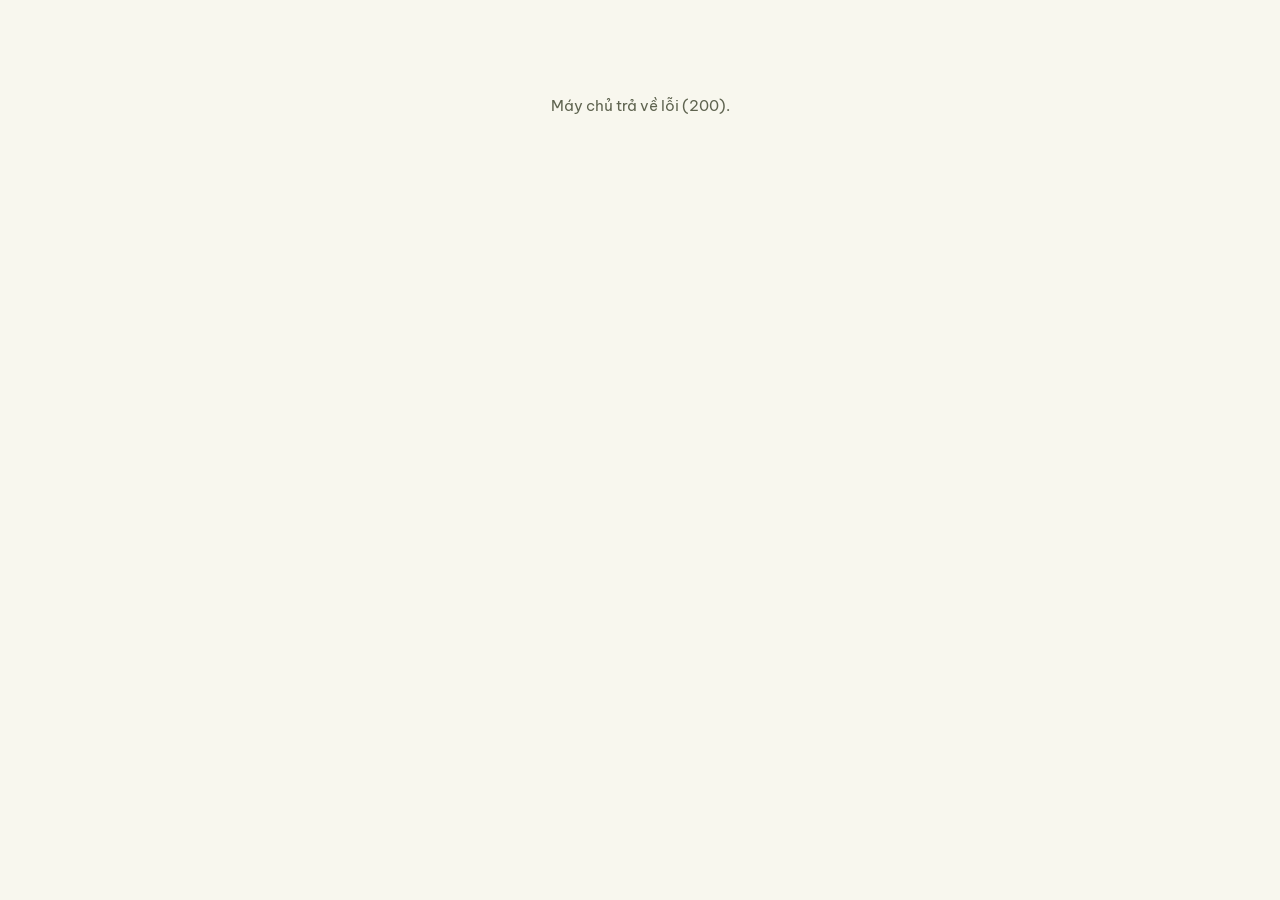
<file: dang-bai/index.html>
<!doctype html>
<html lang="vi">
<head>
  <meta charset="utf-8">
  <meta name="viewport" content="width=device-width, initial-scale=1">
  <meta name="robots" content="noindex, nofollow">
  <title>Đăng bài MXH · Tết Chay An Lạc</title>
  <link rel="icon" href="../logo-tcal-180.png">
  <link rel="preconnect" href="https://fonts.googleapis.com">
  <link rel="preconnect" href="https://fonts.gstatic.com" crossorigin>
  <link href="https://fonts.googleapis.com/css2?family=Be+Vietnam+Pro:wght@400;500;600;700&display=swap" rel="stylesheet">
  <link rel="stylesheet" href="app.css?v=20261126c">
</head>
<body>
  <div id="app"><p class="boot">Đang tải…</p></div>
  <div id="toast" role="status" aria-live="polite"></div>
  <script src="app.js?v=20261126c"></script>
</body>
</html>
</file>
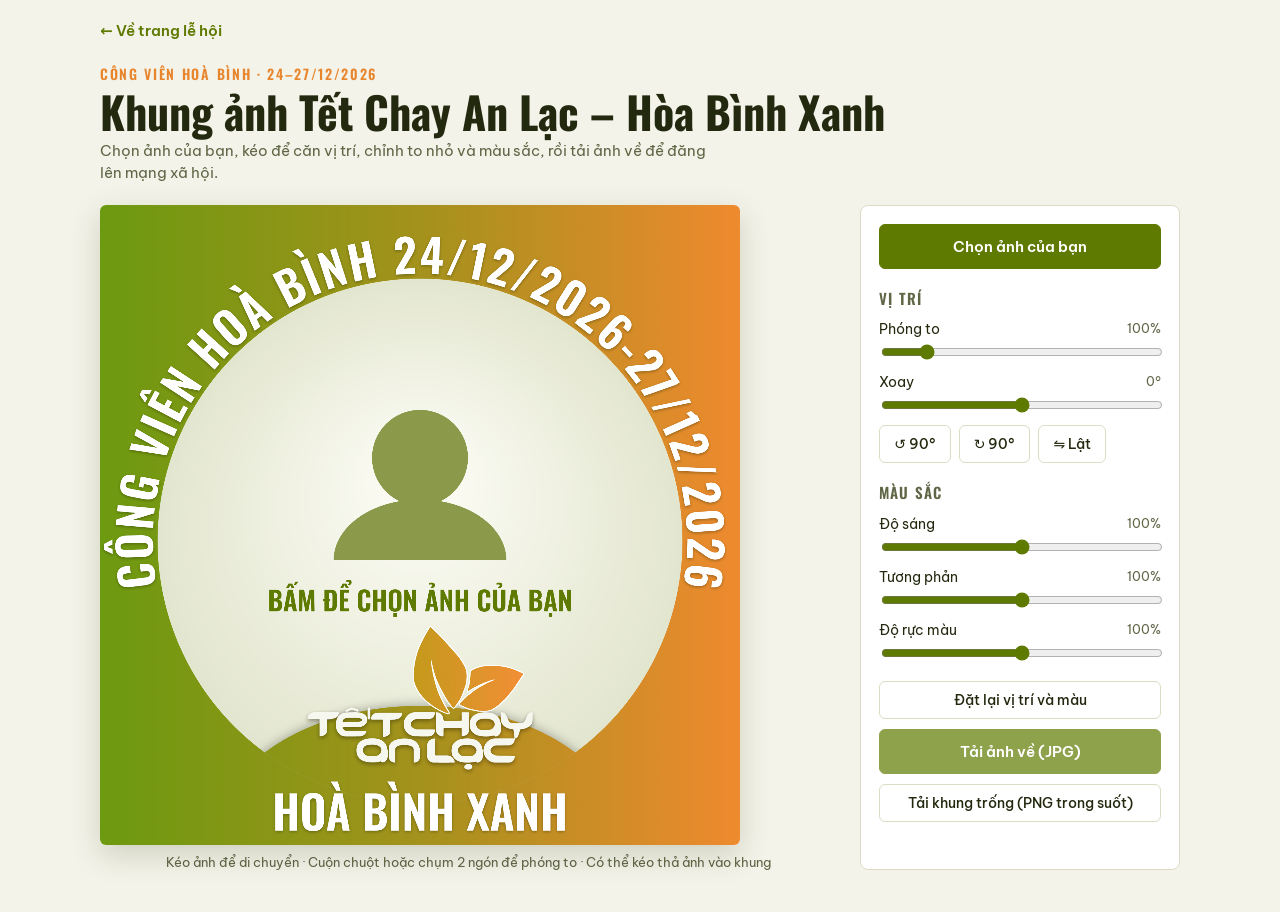
<file: khung-anh.html>
<!doctype html>
<html lang="vi">
<head>
<meta charset="utf-8">
<meta name="viewport" content="width=device-width, initial-scale=1, viewport-fit=cover">
<link rel="icon" type="image/png" href="logo-tcal-180.png">
<title>Khung ảnh Tết Chay An Lạc – Hòa Bình Xanh</title>
<meta name="claude:viewport-fit-sides" content="cover">
<link rel="preconnect" href="https://fonts.googleapis.com">
<link rel="preconnect" href="https://fonts.gstatic.com" crossorigin>
<link rel="stylesheet" href="https://fonts.googleapis.com/css2?family=Oswald:wght@500;600;700&family=Be+Vietnam+Pro:wght@400;500;600&display=swap">
<style>
/* Layout: canvas preview on the left, a compact control column on the right; stacks on phones */
:root {
  --bg: #f4f3e9;
  --surface: #ffffff;
  --fg: #23290f;
  --muted: #5f6646;
  --line: #dcdcc6;
  --green: #779501;
  --orange: #e8862e;
  --accent: #5f7a00;
  --accent-fg: #ffffff;
  --display: "Oswald", "Arial Narrow", Impact, sans-serif;
  --body: "Be Vietnam Pro", "Segoe UI", system-ui, sans-serif;
}
@media (prefers-color-scheme: dark) {
  :root:not([data-theme="light"]) {
    --bg: #171a0e; --surface: #22271a; --fg: #eef0dd; --muted: #a9b08c; --line: #3a412a;
    --accent: #a6c42a; --accent-fg: #171a0e; color-scheme: dark;
  }
}
:root[data-theme="dark"] {
  --bg: #171a0e; --surface: #22271a; --fg: #eef0dd; --muted: #a9b08c; --line: #3a412a;
  --accent: #a6c42a; --accent-fg: #171a0e; color-scheme: dark;
}
* { box-sizing: border-box; }
body { margin: 0; }
[hidden] { display: none !important; }
body {
  background: var(--bg); color: var(--fg); font-family: var(--body); font-size: 15px; line-height: 1.5;
  padding-left: max(16px, env(safe-area-inset-left, 0px));
  padding-right: max(16px, env(safe-area-inset-right, 0px));
  padding-block: 20px 40px;
}
.back { color: var(--accent); font-weight: 600; text-decoration: none; justify-self: start; }
.back:hover { text-decoration: underline; }
.wrap { max-width: 1080px; margin: 0 auto; display: grid; gap: 20px; }
header { display: grid; gap: 4px; }
.eyebrow { font-family: var(--display); letter-spacing: .12em; text-transform: uppercase; color: var(--orange); font-weight: 600; font-size: 14px; }
h1 { font-family: var(--display); font-weight: 700; font-size: clamp(28px, 5vw, 44px); line-height: 1.1; margin: 0; text-wrap: balance; }
header p { margin: 0; color: var(--muted); max-width: 62ch; }
main { display: grid; grid-template-columns: minmax(0, 1fr) 320px; gap: 24px; align-items: start; }
@media (max-width: 780px) { main { grid-template-columns: minmax(0, 1fr); } }
.stage { position: relative; width: 100%; max-width: 640px; aspect-ratio: 1; justify-self: center; border-radius: 6px; overflow: hidden; box-shadow: 0 10px 30px rgba(40, 50, 10, .18); touch-action: none; cursor: grab; background: var(--surface); }
.stage.dragging { cursor: grabbing; }
.stage.over { outline: 4px dashed var(--orange); outline-offset: -4px; }
canvas { display: block; width: 100%; height: 100%; }
.hint { font-size: 13px; color: var(--muted); text-align: center; margin: 8px 0 0; }
.panel { background: var(--surface); border: 1px solid var(--line); border-radius: 8px; padding: 18px; display: grid; gap: 18px; }
.group { display: grid; gap: 10px; }
.group h2 { font-family: var(--display); font-size: 15px; font-weight: 600; letter-spacing: .08em; text-transform: uppercase; margin: 0; color: var(--muted); }
.row { display: flex; gap: 8px; flex-wrap: wrap; }
button, .file-btn {
  font: 500 14px var(--body); border-radius: 6px; padding: 9px 14px; border: 1px solid var(--line);
  background: transparent; color: var(--fg); cursor: pointer; display: inline-flex; align-items: center; gap: 6px; justify-content: center;
}
button:hover, .file-btn:hover { border-color: var(--accent); }
button:focus-visible, .file-btn:focus-within, input:focus-visible { outline: 3px solid var(--orange); outline-offset: 2px; }
button:disabled { opacity: .45; cursor: not-allowed; }
#save.waiting { opacity: .7; }
.primary { background: var(--accent); color: var(--accent-fg); border-color: var(--accent); font-weight: 600; }
.big { width: 100%; padding: 12px 16px; font-size: 15px; }
.file-btn input { position: absolute; width: 1px; height: 1px; opacity: 0; pointer-events: none; }
.file-btn { position: relative; }
label.slider { display: grid; grid-template-columns: 1fr auto; gap: 2px 8px; font-size: 14px; }
label.slider span.val { font-variant-numeric: tabular-nums; color: var(--muted); font-size: 13px; }
label.slider input { grid-column: 1 / -1; width: 100%; accent-color: var(--accent); }
.status { font-size: 13px; color: var(--muted); min-height: 1.5em; margin: 0; }
.modal { position: fixed; inset: 0; background: rgba(10, 12, 4, .72); display: grid; place-items: center; padding: max(16px, env(safe-area-inset-top, 0px)) max(16px, env(safe-area-inset-right, 0px)) max(16px, env(safe-area-inset-bottom, 0px)) max(16px, env(safe-area-inset-left, 0px)); z-index: 10; }
.modal[hidden] { display: none; }
.modal .box { background: var(--surface); color: var(--fg); border-radius: 8px; padding: 16px; max-width: 520px; width: 100%; display: grid; gap: 12px; }
.modal img { width: 100%; max-height: 62vh; object-fit: contain; border-radius: 4px; }
.modal .row { display: flex; gap: 8px; flex-wrap: wrap; }
.modal .row > * { flex: 1 1 140px; text-align: center; text-decoration: none; }
.status a { color: var(--accent); font-weight: 600; }
.modal p { margin: 0; font-size: 14px; }
@media (prefers-reduced-motion: no-preference) { button { transition: border-color .15s, background .15s; } }
</style>

</head>
<body>
<div class="wrap">
  <a class="back" href="index.html#khung-anh">← Về trang lễ hội</a>
  <header>
    <div class="eyebrow">Công viên Hoà Bình · 24–27/12/2026</div>
    <h1>Khung ảnh Tết Chay An Lạc – Hòa Bình Xanh</h1>
    <p>Chọn ảnh của bạn, kéo để căn vị trí, chỉnh to nhỏ và màu sắc, rồi tải ảnh về để đăng lên mạng xã hội.</p>
  </header>

  <main>
    <div>
      <div class="stage" id="stage">
        <canvas id="cv" width="2000" height="2000" aria-label="Ảnh xem trước với khung Tết Chay An Lạc – Hòa Bình Xanh"></canvas>
      </div>
      <p class="hint">Kéo ảnh để di chuyển · Cuộn chuột hoặc chụm 2 ngón để phóng to · Có thể kéo thả ảnh vào khung</p>
    </div>

    <aside class="panel">
      <div class="group">
        <label class="file-btn primary big" for="file">Chọn ảnh của bạn
          <input type="file" id="file" accept="image/*">
        </label>
      </div>

      <div class="group">
        <h2>Vị trí</h2>
        <label class="slider" for="zoom">Phóng to <span class="val" id="zoomVal">100%</span>
          <input type="range" id="zoom" min="50" max="400" step="1" value="100">
        </label>
        <label class="slider" for="rot">Xoay <span class="val" id="rotVal">0°</span>
          <input type="range" id="rot" min="-180" max="180" step="1" value="0">
        </label>
        <div class="row">
          <button type="button" id="rotL">↺ 90°</button>
          <button type="button" id="rotR">↻ 90°</button>
          <button type="button" id="flip">⇋ Lật</button>
        </div>
      </div>

      <div class="group">
        <h2>Màu sắc</h2>
        <label class="slider" for="bri">Độ sáng <span class="val" id="briVal">100%</span>
          <input type="range" id="bri" min="50" max="150" step="1" value="100">
        </label>
        <label class="slider" for="con">Tương phản <span class="val" id="conVal">100%</span>
          <input type="range" id="con" min="50" max="150" step="1" value="100">
        </label>
        <label class="slider" for="sat">Độ rực màu <span class="val" id="satVal">100%</span>
          <input type="range" id="sat" min="0" max="200" step="1" value="100">
        </label>
      </div>

      <div class="group">
        <button type="button" id="reset">Đặt lại vị trí và màu</button>
        <button type="button" id="save" class="primary big">Tải ảnh về (JPG)</button>
        <button type="button" id="saveFrame">Tải khung trống (PNG trong suốt)</button>
        <p class="status" id="status" role="status"></p>
      </div>
    </aside>
  </main>
</div>

<div class="modal" id="modal" hidden>
  <div class="box">
    <p id="modalText">Nhấn giữ ảnh (điện thoại) hoặc chuột phải → “Lưu hình ảnh” (máy tính) để lưu.</p>
    <img id="modalImg" alt="Ảnh đã ghép khung">
    <div class="row">
      <a id="modalDl" class="file-btn primary" href="#" download>Tải ảnh về</a>
      <button type="button" id="modalClose">Đóng</button>
    </div>
  </div>
</div>

<script>
(() => {
  const W = 2000, CX = 1000, CY = 1050, R = 820;
  const TEXT = "CÔNG VIÊN HOÀ BÌNH 24/12/2026-27/12/2026".normalize("NFC");
  const BOTTOM = "HOÀ BÌNH XANH".normalize("NFC");
  const LEAF = "M1186.00 888.43C1174.14 886.35 1140.38 871.76 1116.67 858.48C1113.82 856.89 1108.89 854.16 1105.690 852.41C1099.51 849.04 1085.45 840.51 1082.56 838.39C1081.61 837.69 1076.48 834.06 1071.17 830.33C1061.14 823.30 1055.57 819.02 1047.33 812.01C1044.68 809.75 1039.47 805.37 1035.77 802.28C1026.20 794.30 1009.20 777.22 1000.62 766.97C993.65 758.65 990.72 754.95 986.94 749.70C972.68 729.90 960.51 708.62 953.66 691.50C952.41 688.38 950.87 684.71 950.24 683.33C947.65 677.69 941.38 657.41 940.02 650.24C938.37 641.60 937.22 613.66 937.97 600.57C938.20 596.50 938.52 590.17 938.67 586.50C938.84 582.35 939.20 578.50 939.62 576.31C939.99 574.37 940.60 569.65 940.99 565.81C942.07 554.93 943.55 543.88 945.20 534.29C946.03 529.45 947.37 521.67 948.18 517.00C949.89 507.06 951.55 499.16 953.16 493.33C953.79 491.04 954.91 486.49 955.64 483.21C956.37 479.94 957.79 474.31 958.80 470.71C959.80 467.11 961.32 461.62 962.18 458.51C964.99 448.28 973.52 423.73 977.38 414.72C978.30 412.58 980.03 408.36 981.23 405.33C982.42 402.31 985.36 395.78 987.75 390.83C990.14 385.88 993.22 379.43 994.58 376.50C995.95 373.57 997.94 369.29 999.00 367.00C1000.07 364.71 1001.94 360.96 1003.16 358.67C1004.38 356.39 1006.18 352.84 1007.15 350.79C1008.13 348.74 1010.12 344.91 1011.58 342.28C1013.03 339.65 1015.10 335.85 1016.16 333.83C1019.12 328.23 1025.48 316.99 1027.92 313.03C1029.13 311.09 1031.42 307.10 1033.02 304.16C1037.18 296.52 1049.89 275.54 1053.78 269.87C1058.68 262.74 1060.95 262.83 1068.36 270.45C1074.88 277.15 1087.55 289.67 1090.21 292.05C1101.79 302.37 1123.78 324.11 1134.84 336.17C1141.93 343.89 1145.92 348.17 1155.51 358.33C1159.58 362.64 1165.82 369.40 1169.37 373.36C1172.92 377.31 1177.71 382.57 1180.00 385.04C1182.29 387.50 1186.27 391.91 1188.83 394.83C1191.40 397.74 1194.82 401.56 1196.42 403.31C1202.34 409.76 1212.53 421.19 1227.64 438.32C1231.94 443.18 1237.04 448.90 1238.98 451.01C1250.20 463.27 1259.08 473.63 1262.28 478.17C1263.31 479.63 1266.07 483.43 1268.42 486.60C1280.21 502.50 1296.71 529.40 1305.65 547.26C1308.19 552.34 1312.86 563.20 1314.93 568.83C1323.21 591.39 1324.50 628.74 1318.33 667.17C1316.89 676.18 1316.49 677.76 1313.93 684.82C1313.00 687.38 1310.86 693.61 1309.18 698.66C1306.50 706.66 1301.07 721.59 1296.12 734.50C1295.28 736.70 1293.57 741.20 1292.32 744.50C1284.78 764.46 1273.28 788.13 1265.35 800.00C1259.87 808.22 1251.23 820.75 1248.02 825.15C1245.88 828.09 1243.16 831.85 1241.98 833.50C1227.94 853.17 1227.72 853.20 1214.46 836.79C1194.95 812.67 1182.73 795.14 1170.66 774.00C1169.14 771.34 1167.55 768.62 1167.13 767.95C1166.71 767.28 1164.95 764.19 1163.21 761.07C1160.38 756.01 1158.05 751.74 1151.66 739.96C1150.60 738.02 1147.38 731.79 1144.49 726.13C1141.60 720.47 1138.08 713.73 1136.67 711.17C1120.61 681.91 1102.96 641.64 1095.05 616.17C1089.08 596.94 1084.58 581.23 1082.31 571.69C1081.37 567.74 1080.01 562.47 1079.29 560.00C1078.58 557.53 1077.31 552.42 1076.47 548.67C1075.64 544.91 1074.36 539.36 1073.63 536.33C1072.89 533.31 1071.40 526.63 1070.30 521.50C1066.830 505.22 1065.43 501.11 1063.96 502.89C1063.28 503.71 1063.37 519.42 1064.09 525.00C1064.39 527.29 1065.09 533.07 1065.66 537.83C1066.57 545.55 1067.92 554.51 1070.01 566.83C1070.39 569.03 1071.51 575.03 1072.50 580.17C1073.50 585.30 1074.62 591.22 1074.99 593.33C1075.59 596.69 1076.96 603.14 1080.19 617.83C1080.67 620.03 1081.51 623.56 1082.04 625.67C1082.58 627.78 1083.68 632.28 1084.49 635.67C1086.04 642.17 1088.48 651.62 1091.33 662.17C1092.27 665.65 1093.79 671.35 1094.70 674.83C1098.12 687.80 1107.00 715.93 1111.06 726.60C1112.71 730.95 1115.41 738.09 1117.06 742.49C1120.21 750.86 1125.44 763.04 1130.23 773.17C1135.03 783.31 1149.32 811.97 1151.33 815.50C1152.38 817.33 1154.25 820.78 1155.50 823.17C1161.95 835.47 1178.98 863.88 1187.68 876.86C1193.57 885.65 1192.99 889.66 1186.00 888.43ZM1435.50 871.29C1433.30 871.14 1427.75 870.71 1423.17 870.34C1418.58 869.97 1413.71 869.59 1412.33 869.49C1408.17 869.18 1404.75 868.68 1399.50 867.62C1391.11 865.93 1364.40 860.10 1357.07 858.37C1353.27 857.47 1347.54 856.19 1344.33 855.51C1338.12 854.20 1332.13 852.21 1325.00 849.08C1322.71 848.07 1318.88 846.43 1316.50 845.43C1314.12 844.43 1309.02 842.25 1305.17 840.59C1301.32 838.94 1295.42 836.41 1292.07 834.99C1276.47 828.36 1271.02 823.18 1274.10 817.92C1276.10 814.51 1305.06 785.09 1315.81 775.55C1318.73 772.95 1322.70 769.43 1324.64 767.71C1326.58 765.99 1330.34 762.93 1333.00 760.90C1335.66 758.87 1342.78 753.36 1348.83 748.66C1371.55 731.02 1375.26 728.24 1389.50 718.23C1405.59 706.93 1409.13 704.71 1423.94 696.69C1428.41 694.27 1434.18 691.05 1436.78 689.53C1456.03 678.25 1474.66 668.73 1491.17 661.75C1506.17 655.40 1509.64 653.85 1516.33 650.49C1539.00 639.11 1516.67 641.98 1481.83 654.92C1476.88 656.76 1468.72 659.79 1463.69 661.66C1446.98 667.84 1429.92 674.67 1422.24 678.26C1410.08 683.94 1368.71 705.58 1362.67 709.43C1335.12 726.98 1333.72 727.73 1331.66 726.06C1329.88 724.62 1330.35 722.13 1335.12 708.00C1341.61 688.76 1343.43 681.72 1345.30 668.50C1347.07 656.09 1349.79 625.27 1351.15 602.33C1351.99 588.13 1352.37 586.40 1355.27 583.43C1360.36 578.22 1377.66 568.38 1389.33 564.06C1401.68 559.48 1419.09 554.10 1427.17 552.35C1429.00 551.96 1431.62 551.35 1433.00 551.00C1438.33 549.65 1453.73 546.97 1465.00 545.43C1469.90 544.75 1517.34 544.42 1528.83 544.98C1556.25 546.31 1561.39 546.74 1570.94 548.50C1574.37 549.13 1580.25 550.10 1584.02 550.65C1593.19 552.00 1607.28 554.71 1613.83 556.37C1616.77 557.12 1623.44 558.76 1628.67 560.01C1647.60 564.54 1663.82 570.23 1683.83 579.33C1685.12 579.91 1688.77 581.44 1691.96 582.71C1695.15 583.99 1700.92 586.43 1704.79 588.14C1708.67 589.84 1714.97 592.55 1718.81 594.14C1737.03 601.73 1737.65 598.36 1710.51 639.17C1707.34 643.93 1699.87 655.18 1693.91 664.17C1687.95 673.15 1681.34 682.93 1679.21 685.91C1677.09 688.89 1673.97 693.39 1672.29 695.91C1666.94 703.92 1661.79 711.18 1654.05 721.66C1651.26 725.42 1642.23 736.46 1636.71 742.83C1634.01 745.95 1630.55 750.08 1629.01 752.00C1627.47 753.92 1623.28 758.95 1619.70 763.17C1616.12 767.38 1611.24 773.16 1608.87 776.00C1601.88 784.34 1599.89 786.43 1592.33 793.30C1584.15 800.73 1578.83 805.68 1570.02 814.03C1560.68 822.89 1554.84 828.11 1552.03 830.09C1530.72 845.17 1524.18 849.56 1515.07 854.91C1500.17 863.67 1499.80 863.82 1486.50 866.83C1467.56 871.10 1452.13 872.45 1435.50 871.29Z";
  const WORD = "M990.81 1434.97C988.33 1434.26 988.51 1436.37 988.40 1406.72C988.29 1376.94 988.36 1375.37 990.35 1367.66C994.53 1351.40 1007.02 1340.46 1027.08 1335.49C1037.35 1332.95 1045.28 1332.34 1068.00 1332.33C1092.41 1332.33 1098.19 1331.65 1101.00 1328.45C1103.34 1325.79 1101.28 1323.35 1095.72 1322.18C1090.69 1321.12 1087.14 1320.95 1067.94 1320.83C1046.80 1320.70 1046.95 1320.71 1045.93 1318.91C1045.30 1317.81 1045.12 1279.70 1045.74 1277.85C1046.65 1275.11 1045.25 1275.26 1068.71 1275.31C1097.82 1275.37 1102.75 1275.87 1115.48 1280.01C1137.49 1287.17 1148.34 1302.72 1148.33 1327.10C1148.33 1351.39 1136.28 1367.22 1112.65 1373.96C1100.55 1377.42 1094.40 1378.00 1070.06 1378.00C1040.09 1378.00 1034.33 1379.14 1034.33 1385.07C1034.33 1387.16 1035.03 1388.50 1036.37 1388.96C1037.13 1389.23 1052.72 1389.33 1091.23 1389.33C1149.86 1389.33 1146.59 1389.23 1147.89 1391.21C1148.72 1392.48 1148.80 1431.44 1147.98 1433.17C1146.85 1435.52 1153.80 1435.34 1068.50 1435.30C1024.49 1435.29 991.40 1435.15 990.81 1434.97ZM1234.67 1435.11C1196.49 1433.05 1174.29 1418.84 1164.90 1390.43C1159.81 1375.03 1158.42 1350.60 1161.65 1333.33C1167.98 1299.50 1187.43 1280.96 1221.50 1276.28C1228.36 1275.34 1260.55 1275.09 1267.33 1275.93C1281.10 1277.64 1291.12 1280.91 1301.42 1287.06C1303.35 1288.22 1305.68 1289.57 1306.59 1290.06C1308.45 1291.06 1312.77 1295.87 1317.62 1302.33C1336.03 1326.86 1336.11 1382.36 1317.77 1407.61C1302.32 1428.88 1276.65 1437.37 1234.67 1435.11ZM1345.74 1435.01C1344.11 1434.62 1343.41 1433.80 1342.99 1431.78C1342.37 1428.79 1342.81 1379.89 1343.50 1375.16C1345.45 1361.78 1349.42 1354.45 1359.50 1345.59C1365.15 1340.62 1377.19 1335.90 1389.02 1334.02C1397.40 1332.68 1398.91 1332.61 1421.83 1332.34C1445.26 1332.08 1447.42 1331.95 1451.73 1330.66C1457.11 1329.05 1458.01 1325.04 1453.43 1323.07C1448.98 1321.16 1441.39 1320.63 1419.44 1320.69C1403.23 1320.73 1402.54 1320.71 1401.71 1320.08C1399.99 1318.81 1399.97 1318.44 1400.07 1297.19C1400.17 1275.88 1400.12 1276.52 1401.98 1275.65C1403.03 1275.16 1443.39 1275.19 1448.33 1275.68C1477.43 1278.60 1493.31 1288.62 1500.54 1308.59C1503.66 1317.21 1503.71 1334.76 1500.65 1344.04C1494.48 1362.71 1479.85 1372.97 1453.83 1376.86C1447.95 1377.74 1447.38 1377.76 1425.50 1378.01C1402.15 1378.27 1401.57 1378.29 1396.13 1379.39C1389.72 1380.68 1387.03 1384.11 1389.49 1387.86C1390.53 1389.45 1388.99 1389.41 1446.00 1389.45C1505.38 1389.50 1501.45 1389.36 1502.61 1391.48C1503.41 1392.94 1503.65 1430.92 1502.88 1432.78C1501.78 1435.41 1509.88 1435.16 1423.68 1435.22C1381.41 1435.25 1346.34 1435.15 1345.74 1435.01ZM1258.68 1388.86C1277.75 1386.48 1287.04 1373.32 1285.40 1350.98C1284.12 1333.58 1276.21 1324.49 1259.67 1321.43C1254.04 1320.39 1234.99 1320.59 1230.17 1321.74C1213.71 1325.66 1206.69 1334.57 1205.80 1352.67C1204.74 1374.03 1214.37 1386.80 1233.17 1388.98C1237.34 1389.46 1254.50 1389.38 1258.68 1388.86ZM1329.29 1298.34C1320.43 1297.48 1309.65 1291.87 1307.04 1286.74C1303.40 1279.62 1304.23 1273.10 1309.47 1267.44C1324.60 1251.10 1360.53 1256.75 1363.71 1275.96C1365.91 1289.28 1349.04 1300.24 1329.29 1298.34ZM796.52 1247.61C775.79 1245.57 759.34 1230.85 757.01 1212.26C756.42 1207.59 756.56 1144.91 757.16 1138.64C759.12 1118.47 771.00 1101.01 790.15 1090.16C800.66 1084.21 816.54 1078.70 830.00 1076.35C833.02 1075.82 837.72 1075.00 840.44 1074.53C855.72 1071.87 886.80 1071.69 901.17 1074.17C917.01 1076.91 921.89 1078.22 931.54 1082.33C962.26 1095.40 978.90 1119.51 983.88 1158.17C984.86 1165.73 984.96 1205.42 984.01 1210.35C980.46 1228.91 969.58 1241.60 953.47 1245.98C946.69 1247.82 941.79 1248.24 939.30 1247.19C937.80 1246.56 937.84 1247.88 937.67 1197.67C937.48 1144.43 937.74 1148.72 934.31 1142.00C925.58 1124.87 896.97 1117.16 853.38 1120.19C829.79 1121.83 812.47 1129.69 806.70 1141.37C803.70 1147.42 803.90 1143.52 803.94 1196.67C803.97 1232.50 803.88 1243.84 803.57 1244.97C802.87 1247.50 801.31 1248.09 796.52 1247.61ZM1077.20 1247.63C1057.10 1244.70 1040.92 1230.21 1036.46 1211.17C1035.40 1206.67 1035.53 1119.03 1036.59 1113.08C1039.17 1098.73 1049.09 1086.01 1063.17 1079.00C1072.36 1074.43 1087.35 1071.14 1090.74 1072.95C1092.60 1073.94 1092.49 1070.43 1092.67 1134.33C1092.80 1182.73 1092.91 1193.64 1093.28 1194.28C1094.24 1195.98 1092.68 1195.92 1140.67 1195.97C1169.69 1196.00 1186.79 1196.14 1189.17 1196.37C1211.23 1198.52 1229.45 1214.87 1234.83 1237.36C1236.28 1243.45 1236.06 1246.75 1234.11 1247.63C1233.12 1248.08 1080.29 1248.08 1077.20 1247.63ZM1315.33 1247.80C1307.38 1247.29 1302.76 1246.88 1300.33 1246.46C1298.77 1246.19 1295.12 1245.67 1292.21 1245.31C1286.07 1244.55 1285.62 1244.45 1278.33 1242.46C1250.63 1234.87 1234.19 1223.07 1221.23 1201.46C1219.58 1198.71 1216.86 1191.46 1215.50 1186.17C1211.23 1169.57 1211.75 1145.32 1216.69 1130.22C1228.98 1092.69 1267.56 1072.36 1326.50 1072.34C1386.78 1072.33 1421.74 1093.37 1434.68 1137.46C1442.40 1163.76 1443.42 1202.05 1436.87 1219.43C1430.56 1236.18 1418.57 1246.34 1403.58 1247.63C1397.31 1248.17 1395.29 1247.44 1393.20 1243.87C1390.85 1239.84 1390.39 1239.77 1381.83 1242.10C1373.07 1244.49 1362.88 1246.26 1352.50 1247.18C1346.89 1247.68 1320.34 1248.13 1315.33 1247.80ZM1525.84 1247.63C1489.50 1244.64 1457.47 1217.78 1447.52 1181.95C1445.82 1175.83 1445.76 1175.46 1445.15 1168.33C1441.25 1122.97 1472.88 1080.61 1516.26 1073.09C1519.21 1072.57 1526.14 1072.51 1593.85 1072.35C1677.17 1072.15 1669.71 1072.40 1670.20 1069.78C1670.54 1067.98 1669.48 1056.99 1668.34 1050.50C1667.59 1046.22 1666.19 1036.02 1665.66 1031.00C1665.46 1029.08 1665.02 1025.62 1664.67 1023.33C1664.33 1021.04 1663.87 1017.49 1663.66 1015.44C1662.78 1006.82 1662.39 1006.40 1654.29 1005.51C1651.79 1005.24 1647.96 1004.63 1645.79 1004.16C1643.61 1003.70 1640.45 1003.02 1638.76 1002.67C1605.89 995.75 1579.60 975.43 1574.06 952.67C1572.80 947.53 1572.67 943.61 1572.67 913.26C1572.67 881.05 1572.57 882.53 1574.70 881.65C1576.96 880.72 1587.12 882.71 1591.83 885.02C1602.63 890.31 1610.61 901.31 1617.81 920.83C1628.78 950.57 1637.04 959.53 1654.88 961.00C1663.95 961.75 1721.23 961.28 1724.67 960.43C1738.42 957.03 1747.57 946.31 1754.95 924.95C1765.25 895.11 1778.11 881.76 1796.74 881.53C1801.98 881.47 1801.50 878.07 1801.50 915.09C1801.50 949.78 1801.60 947.86 1799.45 955.00C1793.83 973.63 1775.75 989.49 1749.83 998.55C1740.71 1001.73 1727.74 1004.74 1719.85 1005.49C1712.32 1006.21 1711.77 1006.67 1710.16 1013.52C1709.69 1015.53 1708.57 1019.42 1707.68 1022.17C1706.78 1024.92 1705.20 1029.94 1704.17 1033.33C1695.46 1061.89 1690.40 1069.23 1677.50 1072.01C1673.36 1072.90 1672.97 1073.45 1672.33 1079.17C1669.91 1100.72 1658.01 1115.50 1638.54 1121.15C1632.38 1122.93 1630.25 1123.00 1581.93 1123.00C1528.84 1123.01 1530.20 1122.93 1522.93 1126.30C1508.49 1132.99 1497.27 1145.95 1496.16 1157.21C1494.63 1172.66 1509.79 1189.16 1530.88 1194.99C1539.22 1197.29 1533.30 1197.11 1605.44 1197.31L1670.72 1197.50L1671.69 1198.59C1673.25 1200.33 1672.93 1206.14 1670.85 1213.72C1665.59 1232.87 1651.68 1245.30 1632.88 1247.66C1629.62 1248.07 1530.84 1248.04 1525.84 1247.63ZM624.50 1246.46C562.89 1242.53 529.28 1218.85 522.46 1174.60C521.77 1170.15 521.43 1151.24 521.96 1147.45C523.63 1135.63 523.99 1133.98 526.46 1126.95C539.30 1090.39 578.04 1070.82 637.29 1070.98C693.50 1071.13 729.17 1091.64 742.25 1131.33C751.35 1158.97 752.97 1199.94 745.70 1218.71C739.59 1234.48 729.16 1243.73 714.92 1245.99C706.74 1247.29 704.51 1246.64 702.33 1242.32C700.47 1238.65 699.82 1238.48 693.70 1240.13C675.20 1245.12 665.71 1246.26 640.83 1246.47C632.95 1246.54 625.60 1246.53 624.50 1246.46ZM1361.00 1198.92C1382.65 1192.82 1397.29 1171.84 1393.53 1152.28C1388.75 1127.40 1356.15 1114.78 1308.50 1119.37C1277.60 1122.35 1260.53 1134.83 1259.77 1155.00C1259.01 1175.58 1271.02 1192.70 1290.10 1198.20C1295.84 1199.85 1297.61 1199.930 1329.67 1199.87C1357.83 1199.82 1357.83 1199.82 1361.00 1198.92ZM669.50 1197.70C685.39 1194.43 700.09 1178.94 702.54 1162.92C704.30 1151.38 701.22 1141.72 693.38 1134.27C680.71 1122.21 664.44 1117.53 635.17 1117.51C602.42 1117.49 583.55 1123.71 574.01 1137.67C567.63 1147.00 566.87 1160.62 572.06 1172.43C578.15 1186.27 589.99 1196.09 602.85 1197.96C607.30 1198.61 666.21 1198.38 669.50 1197.70ZM715.45 1060.61C713.76 1059.79 713.84 1062.84 713.78 998.20C713.72 939.23 713.71 937.88 713.08 937.03C711.82 935.33 712.94 935.37 669.57 935.35C624.49 935.33 627.43 935.48 626.65 933.12C625.45 929.48 628.20 917.85 631.87 911.04C639.54 896.81 651.54 888.63 668.67 885.94C671.89 885.44 849.07 885.27 851.43 885.77C853.55 886.22 854.09 887.47 853.85 891.33C852.29 915.93 835.03 930.35 802.00 934.65C796.62 935.35 785.44 936.15 776.00 936.52C770.00 936.75 768.74 937.08 767.96 938.60C767.58 939.35 767.47 947.07 767.32 984.83C767.22 1009.77 767.02 1030.54 766.88 1031.00C766.74 1031.46 766.46 1032.51 766.26 1033.33C763.78 1043.48 748.99 1054.72 732.94 1058.65C725.44 1060.48 717.12 1061.42 715.45 1060.61ZM1447.00 1057.62C1435.69 1057.04 1418.69 1054.61 1411.33 1052.52C1409.77 1052.08 1407.17 1051.41 1405.55 1051.02C1401.32 1050.03 1394.08 1047.06 1387.17 1043.48C1354.28 1026.45 1340.78 997.77 1345.50 955.00C1347.93 932.94 1361.08 912.13 1379.87 900.58C1400.90 887.67 1426.37 881.98 1461.14 882.43C1534.44 883.38 1568.81 914.56 1572.99 983.90C1575.64 1027.94 1564.26 1051.95 1538.17 1057.37C1531.30 1058.79 1527.74 1057.78 1525.37 1053.73C1523.05 1049.76 1522.79 1049.74 1512.12 1052.43C1502.27 1054.93 1498.53 1055.53 1484.00 1057.00C1474.43 1057.97 1458.85 1058.23 1447.00 1057.62ZM436.00 1056.81C420.20 1055.09 410.43 1050.99 399.42 1041.46C395.28 1037.87 390.88 1032.86 386.57 1026.82C381.68 1019.96 375.02 1003.02 373.34 993.17C371.34 981.46 371.77 958.34 374.19 947.78C379.03 926.59 386.45 913.64 400.25 902.26C410.18 894.08 419.69 889.56 436.83 884.87C442.51 883.31 446.18 882.90 453.68 882.98C457.08 883.02 463.45 882.89 467.85 882.70C521.20 880.33 541.85 881.46 560.87 887.82C584.94 895.87 599.01 911.37 600.37 931.33C601.39 946.44 597.73 957.63 588.41 967.81C579.53 977.53 567.42 984.31 552.17 988.12C541.22 990.86 543.87 990.75 479.62 990.97C424.30 991.16 422.72 991.18 422.03 991.80C418.21 995.27 429.02 1009.56 439.06 1014.31C445.71 1017.46 442.96 1017.36 523.44 1017.32C598.14 1017.28 592.56 1017.13 593.35 1019.21C595.00 1023.55 589.05 1035.84 582.23 1042.17C574.44 1049.41 565.86 1053.87 555.20 1056.25C550.41 1057.32 445.19 1057.81 436.00 1056.81ZM943.83 1056.45C902.70 1051.44 870.31 1020.33 865.34 981.07C861.37 949.78 873.18 920.88 898.83 899.12C909.22 890.31 925.10 883.52 938.83 882.01C944.35 881.41 1089.41 881.52 1090.59 882.13C1095.08 884.45 1090.34 903.15 1082.48 914.17C1077.68 920.91 1067.64 927.88 1059.70 930.00C1051.50 932.18 1053.33 932.11 1000.50 932.32C951.83 932.51 951.83 932.51 948.97 933.41C932.45 938.56 918.20 951.92 916.30 964.03C914.67 974.46 919.17 985.00 928.50 992.64C935.30 998.21 941.39 1001.40 950.50 1004.16C958.60 1006.62 953.59 1006.45 1025.56 1006.65C1090.28 1006.83 1090.28 1006.83 1091.13 1007.64C1092.30 1008.73 1092.49 1010.11 1092.02 1014.28C1089.19 1039.46 1075.21 1053.99 1051.07 1056.83C1042.78 1057.80 952.32 1057.49 943.83 1056.45ZM1144.00 1056.98C1135.32 1056.27 1125.62 1052.46 1118.21 1046.87C1108.25 1039.33 1102.68 1031.11 1100.12 1020.17C1099.30 1016.66 1099.13 886.20 1099.94 883.91C1100.79 881.51 1102.92 881.19 1110.50 882.31C1124.61 884.41 1135.25 891.08 1142.98 902.67C1148.66 911.16 1150.63 916.89 1154.68 936.64C1155.74 941.77 1156.14 942.71 1157.60 943.47C1158.76 944.07 1282.21 944.34 1283.67 943.75C1285.99 942.80 1285.81 945.16 1286.00 913.22C1286.18 881.55 1286.08 882.93 1288.24 882.04C1288.92 881.76 1295.48 881.68 1312.95 881.74C1340.00 881.85 1338.03 881.56 1338.50 885.41C1338.91 888.75 1338.44 1019.27 1338.01 1022.00C1335.61 1037.15 1322.44 1048.83 1301.57 1054.29C1298.54 1055.08 1290.09 1055.80 1288.69 1055.38C1286.01 1054.58 1286.19 1056.54 1286.00 1026.35C1285.82 997.88 1285.87 998.67 1284.17 997.86C1282.48 997.06 1158.19 997.06 1156.50 997.86C1154.51 998.80 1154.57 997.96 1154.53 1026.95C1154.50 1051.00 1154.45 1053.62 1153.94 1054.73C1152.93 1056.95 1150.46 1057.52 1144.00 1056.98ZM255.29 1056.19C253.61 1055.23 253.67 1057.23 253.67 993.94C253.67 942.34 253.60 934.15 253.18 933.14C252.23 930.88 254.73 931.00 210.09 931.00C167.70 931.00 167.91 931.00 166.68 929.44C165.36 927.77 166.03 921.53 168.24 914.84C174.41 896.20 188.02 884.87 207.93 881.82C212.22 881.16 390.42 881.08 391.86 881.74C394.20 882.81 394.24 887.94 391.98 896.79C387.16 915.61 369.27 927.28 340.31 930.49C335.43 931.03 324.64 931.83 315.41 932.34C309.02 932.69 307.97 933.00 307.37 934.71C307.11 935.46 307.00 948.40 307.00 979.63C306.99 1028.50 307.09 1026.30 304.71 1032.02C301.32 1040.15 290.13 1048.78 277.83 1052.76C268.96 1055.63 257.39 1057.39 255.29 1056.19ZM1492.67 1008.93C1511.03 1005.16 1527.61 984.31 1526.19 966.77C1523.84 937.82 1491.33 924.33 1436.83 929.68C1409.68 932.34 1392.75 945.80 1391.77 965.50C1390.67 987.57 1407.29 1007.38 1428.55 1009.32C1434.31 1009.85 1489.85 1009.51 1492.67 1008.93ZM537.20 950.99C555.84 949.50 564.62 942.90 560.14 933.75C558.24 929.87 548.64 925.32 538.56 923.51C532.36 922.40 523.18 921.25 518.33 920.98C510.94 920.57 471.62 920.60 467.00 921.02C441.72 923.32 426.50 930.75 422.46 942.77C420.77 947.77 421.27 950.35 424.04 951.00C425.77 951.41 532.09 951.40 537.20 950.99ZM609.13 933.66C606.86 932.77 605.13 931.02 603.87 928.36C602.83 926.17 602.83 926.17 602.74 893.67C602.63 858.26 602.75 854.69 604.15 851.84C607.94 844.10 619.64 844.82 622.01 852.94C623.00 856.34 623.55 920.88 622.64 925.84C621.44 932.31 615.06 936.00 609.13 933.66ZM446.93 879.70C445.60 878.54 441.38 871.19 441.12 869.60C440.88 868.11 441.96 866.79 444.39 865.60C448.62 863.54 456.92 859.67 457.13 859.67C457.35 859.67 465.56 855.94 473.33 852.32C484.48 847.12 487.25 846.37 491.20 847.48C495.34 848.64 505.32 851.77 508.83 853.01C510.85 853.72 516.77 855.680 522.00 857.37C539.60 863.04 539.07 862.51 535.85 871.24C533.20 878.43 532.54 878.77 526.09 876.29C524.11 875.54 520.10 874.05 517.17 872.99C514.23 871.93 510.71 870.60 509.33 870.03C504.31 867.98 494.11 864.06 491.88 863.33C488.10 862.10 487.52 862.26 476.50 867.57C471.18 870.13 464.36 873.39 461.33 874.81C458.31 876.23 454.35 878.12 452.55 879.03C448.71 880.94 448.38 880.98 446.93 879.70ZM1537.00 1281.00C1537.00 1278.24 1539.24 1276.00 1542.00 1276.00L1615.83 1276.00C1650.65 1276.00 1674.81 1310.70 1662.73 1343.35L1629.97 1431.89C1629.39 1433.46 1627.89 1434.50 1626.21 1434.50L1586.75 1434.50C1583.96 1434.50 1582.03 1431.72 1582.99 1429.11L1621.37 1325.39C1622.34 1322.78 1620.41 1320.00 1617.62 1320.00L1542.00 1320.00C1539.24 1320.00 1537.00 1317.76 1537.00 1315.00L1537.00 1281.00Z";

  // Drop the "2027" line of the logo wordmark (subpaths starting below y=1260), but keep the dot under the "a" of LẠC.
  const WORD_NO_YEAR = WORD.split("M").filter(Boolean).filter(seg => parseFloat(seg.split(" ")[1]) < 1260 || seg.startsWith("1329.29 1298.34")).map(seg => "M" + seg).join("");

  const $ = id => document.getElementById(id);
  const cv = $("cv"), ctx = cv.getContext("2d"), stage = $("stage");
  const frame = document.createElement("canvas"); frame.width = frame.height = W;

  const st = { img: null, scale: 1, x: 0, y: 0, rot: 0, flip: false, bri: 100, con: 100, sat: 100 };

  function bgGradient(c) {
    const g = c.createLinearGradient(0, 0, W, 0);
    g.addColorStop(0, "#6c9a10");
    g.addColorStop(0.5, "#a4921c");
    g.addColorStop(1, "#ef8a2f");
    return g;
  }

  // Frame layer: gradient border with a transparent photo circle, logo dome and curved event text.
  function buildFrame() {
    const c = frame.getContext("2d");
    c.clearRect(0, 0, W, W);
    c.fillStyle = bgGradient(c);
    c.fillRect(0, 0, W, W);
    c.globalCompositeOperation = "destination-out";
    c.beginPath(); c.arc(CX, CY, R, 0, Math.PI * 2); c.fill();
    c.globalCompositeOperation = "source-over";

    // Dome behind the logo, clipped to the photo circle so it melts into the border.
    c.save();
    c.beginPath(); c.arc(CX, CY, R, 0, Math.PI * 2); c.clip();
    c.shadowColor = "rgba(0,0,0,.25)"; c.shadowBlur = 30; c.shadowOffsetY = -6;
    c.fillStyle = bgGradient(c);
    c.beginPath(); c.ellipse(CX, 1985, 640, 420, 0, 0, Math.PI * 2); c.fill();
    c.restore();

    // Logo (from the official vector) without its "2027" line: bbox x 166–1801, y 262–1300.
    const s = 0.43, lw = (1801 - 166) * s, lh = (1300 - 262) * s;
    const ox = CX - lw / 2 - 166 * s, oy = 1765 - lh - 262 * s;
    c.save();
    c.translate(ox, oy); c.scale(s, s);
    const leafG = c.createLinearGradient(938, 0, 1732, 0);
    leafG.addColorStop(0, "#c49a1c"); leafG.addColorStop(1, "#f28f36");
    const leaf = new Path2D(LEAF), word = new Path2D(WORD_NO_YEAR);
    c.lineJoin = "round";
    c.strokeStyle = "#ffffff"; c.lineWidth = 16; c.stroke(leaf);
    c.fillStyle = leafG; c.fill(leaf);
    c.shadowColor = "rgba(40,30,0,.45)"; c.shadowBlur = 14; c.shadowOffsetY = 6;
    c.fillStyle = "#f6f7ee"; c.fill(word, "evenodd");
    c.restore();

    // Curved text over the top of the circle.
    let size = 150;
    const rb = R + 15;
    c.save();
    c.font = `600 ${size}px Oswald, "Arial Narrow", Impact, sans-serif`;
    const chars = Array.from(TEXT);
    const sp = 6;
    let widths = chars.map(ch => c.measureText(ch).width + sp);
    let total = widths.reduce((a, b) => a + b, 0);
    const maxArc = rb * (200 * Math.PI / 180);
    if (total > maxArc) {
      const k = maxArc / total; size *= k;
      c.font = `600 ${size}px Oswald, "Arial Narrow", Impact, sans-serif`;
      widths = chars.map(ch => c.measureText(ch).width + sp * k);
      total = widths.reduce((a, b) => a + b, 0);
    }
    c.fillStyle = "#ffffff";
    c.textAlign = "center"; c.textBaseline = "alphabetic";
    c.shadowColor = "rgba(30,30,0,.35)"; c.shadowBlur = 10; c.shadowOffsetY = 4;
    let a = -Math.PI / 2 - total / rb / 2;
    chars.forEach((ch, i) => {
      const mid = a + widths[i] / 2 / rb;
      c.save();
      c.translate(CX, CY); c.rotate(mid + Math.PI / 2);
      c.fillText(ch, 0, -rb);
      c.restore();
      a += widths[i] / rb;
    });

    // Bottom line, same font and size as the curved text.
    c.fillText(BOTTOM, CX, 1955);
    c.restore();
  }

  function baseScale() {
    const w = st.img.naturalWidth, h = st.img.naturalHeight;
    const rotated = Math.abs(Math.round(st.rot / 90)) % 2 === 1 && st.rot % 90 === 0;
    return rotated ? Math.max(2 * R / h, 2 * R / w) : Math.max(2 * R / w, 2 * R / h);
  }

  function drawPhoto(c) {
    c.save();
    c.beginPath(); c.arc(CX, CY, R, 0, Math.PI * 2); c.clip();
    if (st.img) {
      c.fillStyle = "#ffffff"; c.fillRect(0, 0, W, W);
      c.filter = `brightness(${st.bri}%) contrast(${st.con}%) saturate(${st.sat}%)`;
      const k = baseScale() * st.scale;
      c.translate(CX + st.x, CY + st.y);
      c.rotate(st.rot * Math.PI / 180);
      c.scale(st.flip ? -k : k, k);
      c.drawImage(st.img, -st.img.naturalWidth / 2, -st.img.naturalHeight / 2);
    } else {
      const g = c.createRadialGradient(CX, CY - 200, 100, CX, CY, R);
      g.addColorStop(0, "#fbfbf3"); g.addColorStop(1, "#e3e6cf");
      c.fillStyle = g; c.fillRect(0, 0, W, W);
      c.fillStyle = "#8a9a4a";
      c.beginPath(); c.arc(CX, CY - 260, 150, 0, Math.PI * 2); c.fill();
      c.beginPath(); c.ellipse(CX, CY + 60, 270, 190, 0, Math.PI, 0); c.fill();
      c.font = `600 84px Oswald, "Arial Narrow", sans-serif`;
      c.textAlign = "center"; c.fillStyle = "#5f7a00";
      c.fillText("BẤM ĐỂ CHỌN ẢNH CỦA BẠN", CX, CY + 220);
    }
    c.restore();
  }

  let raf = 0;
  function render() {
    raf = 0;
    ctx.clearRect(0, 0, W, W);
    drawPhoto(ctx);
    ctx.drawImage(frame, 0, 0);
  }
  const schedule = () => { if (!raf) raf = requestAnimationFrame(render); };

  function syncUI() {
    $("zoom").value = Math.round(st.scale * 100); $("zoomVal").textContent = Math.round(st.scale * 100) + "%";
    $("rot").value = st.rot; $("rotVal").textContent = st.rot + "°";
    $("bri").value = st.bri; $("briVal").textContent = st.bri + "%";
    $("con").value = st.con; $("conVal").textContent = st.con + "%";
    $("sat").value = st.sat; $("satVal").textContent = st.sat + "%";
    $("save").classList.toggle("waiting", !st.img); // vẫn bấm được: chưa có ảnh thì hiện hướng dẫn chọn ảnh
  }

  function resetEdit() {
    Object.assign(st, { scale: 1, x: 0, y: 0, rot: 0, flip: false, bri: 100, con: 100, sat: 100 });
    syncUI(); schedule();
  }

  function loadFile(file) {
    if (!file || !file.type.startsWith("image/")) { setStatus("Tệp này không phải ảnh. Hãy chọn tệp JPG, PNG hoặc HEIC đã chuyển sang JPG."); return; }
    const url = URL.createObjectURL(file);
    const img = new Image();
    img.onload = () => { st.img = img; resetEdit(); setStatus("Đã tải ảnh. Kéo để căn chỉnh khuôn mặt vào giữa khung."); };
    img.onerror = () => setStatus("Không đọc được ảnh này. Trình duyệt có thể chưa hỗ trợ định dạng (ví dụ HEIC) — hãy thử ảnh JPG.");
    img.src = url;
  }
  const setStatus = t => { $("status").textContent = t; };

  $("file").addEventListener("change", e => { loadFile(e.target.files[0]); e.target.value = ""; });

  // Drag & drop onto the preview.
  stage.addEventListener("dragover", e => { e.preventDefault(); stage.classList.add("over"); });
  stage.addEventListener("dragleave", () => stage.classList.remove("over"));
  stage.addEventListener("drop", e => { e.preventDefault(); stage.classList.remove("over"); loadFile(e.dataTransfer.files[0]); });

  // Pointer pan + pinch zoom.
  const pts = new Map();
  let last = null, moved = false;
  const toCanvas = () => W / stage.getBoundingClientRect().width;
  function pinchInfo() {
    const [a, b] = [...pts.values()];
    return { d: Math.hypot(a.x - b.x, a.y - b.y), mx: (a.x + b.x) / 2, my: (a.y + b.y) / 2 };
  }
  stage.addEventListener("pointerdown", e => {
    stage.setPointerCapture(e.pointerId);
    pts.set(e.pointerId, { x: e.clientX, y: e.clientY });
    moved = false;
    last = pts.size === 2 ? pinchInfo() : { mx: e.clientX, my: e.clientY };
    stage.classList.add("dragging");
  });
  stage.addEventListener("pointermove", e => {
    if (!pts.has(e.pointerId)) return;
    pts.set(e.pointerId, { x: e.clientX, y: e.clientY });
    if (!st.img) return;
    const f = toCanvas();
    if (pts.size >= 2) {
      const p = pinchInfo();
      if (last && last.d) st.scale = Math.min(4, Math.max(0.5, st.scale * p.d / last.d));
      if (last) { st.x += (p.mx - last.mx) * f; st.y += (p.my - last.my) * f; }
      last = p;
    } else {
      if (Math.abs(e.clientX - last.mx) + Math.abs(e.clientY - last.my) > 2) moved = true;
      st.x += (e.clientX - last.mx) * f; st.y += (e.clientY - last.my) * f;
      last = { mx: e.clientX, my: e.clientY };
    }
    syncUI(); schedule();
  });
  const up = e => {
    pts.delete(e.pointerId);
    if (pts.size === 0) { stage.classList.remove("dragging"); if (!st.img && !moved && e.type === "pointerup") $("file").click(); }
    const rest = [...pts.values()][0];
    last = rest ? { mx: rest.x, my: rest.y } : null;
  };
  stage.addEventListener("pointerup", up);
  stage.addEventListener("pointercancel", up);
  stage.addEventListener("wheel", e => {
    if (!st.img) return;
    e.preventDefault();
    st.scale = Math.min(4, Math.max(0.5, st.scale * Math.exp(-e.deltaY * 0.0015)));
    syncUI(); schedule();
  }, { passive: false });

  const bind = (id, key, fn) => $(id).addEventListener("input", e => { st[key] = +e.target.value / (fn || 1); syncUI(); schedule(); });
  bind("zoom", "scale", 100); bind("rot", "rot"); bind("bri", "bri"); bind("con", "con"); bind("sat", "sat");
  const norm = d => ((d + 180) % 360 + 360) % 360 - 180;
  $("rotL").onclick = () => { st.rot = norm(st.rot - 90); syncUI(); schedule(); };
  $("rotR").onclick = () => { st.rot = norm(st.rot + 90); syncUI(); schedule(); };
  $("flip").onclick = () => { st.flip = !st.flip; schedule(); };
  $("reset").onclick = resetEdit;

  // Saving: Claude artifact downloads capability → plain link download outside Claude → show image to long-press.
  async function offer(blob, filename) {
    const cl = window.claude;
    if (cl && typeof cl.use === "function") {
      const dl = await cl.use("downloads").catch(() => null);
      if (dl) {
        try { await dl.save({ filename, data: blob }); setStatus("Đã lưu " + filename + "."); return; }
        catch (err) {
          if (err && err.code === "declined") { setStatus("Bạn đã huỷ lưu ảnh."); return; }
          if (err && err.code === "rate_limited") { setStatus("Đang có một hộp thoại lưu mở. Hãy thử lại sau giây lát."); return; }
        }
      }
      showModal(blob, filename); return;
    }
    // Trình duyệt trong ứng dụng (Zalo, Facebook, Messenger…) và iPhone/iPad thường bỏ qua tải file:
    // mở hộp xem ảnh để nhấn giữ lưu, hoặc dùng bảng Chia sẻ → Lưu ảnh nếu thiết bị hỗ trợ.
    const ua = navigator.userAgent || "";
    const inApp = /Zalo|FBAN|FBAV|FB_IAB|Messenger|Instagram|Line\/|MicroMessenger|TikTok/i.test(ua);
    const iOS = /iPad|iPhone|iPod/.test(ua) || (navigator.platform === "MacIntel" && navigator.maxTouchPoints > 1);
    if (inApp || iOS) {
      const file = new File([blob], filename, { type: blob.type });
      if (iOS && navigator.canShare && navigator.canShare({ files: [file] })) {
        try { await navigator.share({ files: [file] }); setStatus("Chọn “Lưu hình ảnh” để lưu vào máy."); return; }
        catch (err) { if (err && err.name === "AbortError") { setStatus("Bạn đã huỷ lưu ảnh."); return; } }
      }
      showModal(blob, filename, inApp); return;
    }
    const url = URL.createObjectURL(blob);
    const a = document.createElement("a");
    a.href = url; a.download = filename;
    document.body.appendChild(a); a.click(); a.remove();
    setTimeout(() => URL.revokeObjectURL(url), 60000);
    $("status").innerHTML = "Đã tải <b></b> vào thư mục Tải xuống. <a href=\"#\" id=\"notSaved\">Không thấy ảnh? Bấm vào đây</a>";
    $("status").querySelector("b").textContent = filename;
    $("notSaved").onclick = e => { e.preventDefault(); showModal(blob, filename); };
  }
  function showModal(blob, filename, inApp) {
    const url = URL.createObjectURL(blob);
    $("modalImg").src = url;
    $("modalDl").href = url; $("modalDl").download = filename || "tet-chay-an-lac-hoa-binh-xanh.jpg";
    $("modalText").textContent = inApp
      ? "Ứng dụng này (Zalo/Facebook…) không cho tải file trực tiếp. Hãy nhấn giữ vào ảnh → “Lưu ảnh”, hoặc mở trang này bằng Chrome/Safari (menu ⋯ → Mở bằng trình duyệt)."
      : "Nhấn giữ ảnh (điện thoại) hoặc chuột phải → “Lưu hình ảnh thành…” (máy tính) để lưu.";
    $("modal").hidden = false;
  }
  $("modalClose").onclick = () => { $("modal").hidden = true; };

  // Một số trình duyệt/máy yếu trả về null khi tạo ảnh lớn: dùng toDataURL thay thế.
  function canvasToBlob(canvas, type, quality) {
    return new Promise(resolve => {
      const viaDataUrl = () => {
        try {
          const data = canvas.toDataURL(type, quality), bin = atob(data.split(",")[1]);
          const bytes = new Uint8Array(bin.length);
          for (let i = 0; i < bin.length; i++) bytes[i] = bin.charCodeAt(i);
          resolve(new Blob([bytes], { type }));
        } catch (e) { resolve(null); }
      };
      if (!canvas.toBlob) return viaDataUrl();
      canvas.toBlob(b => b ? resolve(b) : viaDataUrl(), type, quality);
    });
  }
  async function saveCanvas(canvas, type, quality, filename) {
    setStatus("Đang tạo ảnh…");
    const blob = await canvasToBlob(canvas, type, quality);
    if (!blob) { setStatus("Trình duyệt này không tạo được ảnh. Hãy thử Chrome, Edge hoặc Safari bản mới."); return; }
    try { await offer(blob, filename); }
    catch (e) { showModal(blob, filename); }
  }

  $("save").onclick = () => {
    if (!st.img) {
      setStatus("Bạn chưa chọn ảnh. Hãy bấm “Chọn ảnh của bạn” hoặc bấm vào khung để chọn ảnh chân dung trước, rồi mới tải ảnh về.");
      stage.scrollIntoView({ behavior: "smooth", block: "center" });
      return;
    }
    const out = document.createElement("canvas"); out.width = out.height = W;
    const c = out.getContext("2d");
    c.fillStyle = "#fff"; c.fillRect(0, 0, W, W); // JPG không có nền trong suốt
    drawPhoto(c); c.drawImage(frame, 0, 0);
    saveCanvas(out, "image/jpeg", 0.92, "tet-chay-an-lac-hoa-binh-xanh.jpg");
  };
  $("saveFrame").onclick = () => saveCanvas(frame, "image/png", undefined, "khung-tet-chay-an-lac-hoa-binh-xanh.png");

  buildFrame(); syncUI(); render();
  const fontReady = document.fonts ? document.fonts.load(`600 150px Oswald`, TEXT) : Promise.resolve();
  fontReady.then(() => { buildFrame(); schedule(); }).catch(() => {});
})();
</script>

</body>
</html>
</file>
<file: styles.css>
:root {
  --primary: #6b8a06;
  --primary-dark: #4c6404;
  --accent: #ef9a45;
  --accent-dark: #c4741f;
  --accent-light: #ffcf94;
  --forest: #5b7a0c;
  --forest-dark: #384d06;
  --bamboo: #ebe7cf;
  --paper: #f8f7ee;
  --ink: #262a1a;
  --muted: #5f6450;
  --line: #dedbc2;
  --radius: 14px;
  --shadow: 0 10px 30px -12px rgba(45, 60, 10, .22);
  --serif: "Playfair Display", Georgia, serif;
  --sans: "Be Vietnam Pro", system-ui, sans-serif;
}

* { box-sizing: border-box; }
html { scroll-behavior: smooth; scroll-padding-top: 72px; }
body {
  margin: 0;
  font-family: var(--sans);
  color: var(--ink);
  background: var(--paper);
  line-height: 1.65;
  -webkit-font-smoothing: antialiased;
}
img { max-width: 100%; }
a { color: var(--primary); }
h1, h2, h3 { font-family: var(--serif); line-height: 1.2; margin: 0 0 .5em; }
h2 { font-size: clamp(1.8rem, 4vw, 2.6rem); }
h3 { font-size: 1.25rem; }
p { margin: 0 0 1em; }

.container { width: min(1140px, 100% - 32px); margin-inline: auto; }
.section { padding: clamp(64px, 9vw, 110px) 0; }
.section-tint { background: var(--bamboo); background-image: repeating-linear-gradient(90deg, rgba(255,255,255,.18) 0 2px, transparent 2px 48px); }
.section-head { max-width: 760px; margin-bottom: 44px; }
.eyebrow { text-transform: uppercase; letter-spacing: .14em; font-size: .78rem; font-weight: 600; color: var(--primary); margin-bottom: .6em; }
.lead { font-size: 1.08rem; color: var(--muted); }
.muted { color: var(--muted); font-size: .92rem; }
.center { text-align: center; margin-top: 36px; }
.sub-head { font-size: 1.4rem; margin: 8px 0 20px; }

/* Buttons */
.btn {
  display: inline-block; padding: 13px 26px; border-radius: 999px; font-weight: 600;
  text-decoration: none; border: 2px solid transparent; cursor: pointer; font: inherit; font-weight: 600;
  transition: transform .15s, background .2s, color .2s;
}
.btn:hover { transform: translateY(-2px); }
.btn-sm { padding: 8px 18px; font-size: .9rem; }
.btn-accent { background: var(--accent); color: var(--ink); }
.btn-accent:hover { background: #f6ad62; }
.btn-primary { background: var(--primary); color: #fff; }
.btn-primary:hover { background: var(--primary-dark); }
.btn-ghost { border-color: rgba(255,255,255,.7); color: #fff; }
.btn-ghost:hover { background: rgba(255,255,255,.12); }
.btn-block { display: block; width: 100%; text-align: center; }

/* Header */
.site-header {
  position: sticky; top: 0; z-index: 50;
  background: rgba(76, 100, 4, .96); backdrop-filter: blur(8px); color: #fff;
}
.nav-wrap { display: flex; align-items: center; justify-content: space-between; height: 64px; }
.brand { display: flex; align-items: center; gap: 10px; color: #fff; text-decoration: none; }
.brand-mark { width: 44px; height: 44px; border-radius: 50%; background: #fff; }
.hero-logo {
  display: block; width: clamp(130px, 18vw, 200px); height: auto; margin: 0 auto 22px;
  border-radius: 50%; background: #fff; box-shadow: 0 18px 40px -14px rgba(0,0,0,.5);
}
.footer-brand { display: flex; align-items: center; gap: 16px; flex-wrap: wrap; }
.footer-brand img { width: 88px; height: 88px; border-radius: 50%; background: #fff; flex: none; }
.footer-brand p { margin: 0; }
.brand-text { font-family: var(--serif); font-size: 1.15rem; font-weight: 700; }
.brand-text b { color: var(--accent-light); }
.main-nav { display: flex; align-items: center; gap: 4px; }
.main-nav a:not(.btn) { color: #eef3d6; text-decoration: none; padding: 8px 10px; border-radius: 8px; font-size: .93rem; }
.main-nav a:not(.btn):hover, .main-nav a.active { color: var(--accent-light); }
.main-nav .btn { margin-left: 8px; }
.nav-toggle { display: none; background: none; border: 0; width: 44px; height: 44px; padding: 10px; cursor: pointer; }
.nav-toggle span { display: block; height: 2px; background: #fff; margin: 5px 0; transition: .25s; }

/* Hero */
.hero {
  position: relative; overflow: hidden; color: #fff;
  background:
    radial-gradient(ellipse at 80% 10%, rgba(239,154,69,.28), transparent 50%),
    radial-gradient(ellipse at 10% 90%, rgba(40,55,4,.55), transparent 55%),
    linear-gradient(160deg, #7a9a01 0%, #5c7804 55%, #3a4d05 100%);
  padding: clamp(72px, 12vw, 140px) 0 0;
}
.hero-inner { position: relative; z-index: 1; text-align: center; }
.hero .eyebrow { color: var(--accent-light); }
.hero h1 { font-size: clamp(3rem, 10vw, 6.4rem); font-weight: 800; letter-spacing: -.01em; margin-bottom: .2em; }
.hero h1 em { color: var(--accent-light); font-style: italic; font-weight: 500; }
.hero-theme { font-family: var(--serif); font-style: italic; font-size: clamp(1.1rem, 2.4vw, 1.5rem); color: #f3f1dc; }
.hero-meta { list-style: none; padding: 0; margin: 28px 0; display: flex; flex-wrap: wrap; justify-content: center; gap: 12px 32px; font-weight: 500; }
.hero-meta li { display: flex; align-items: center; gap: 8px; }
.hero-meta svg { width: 20px; height: 20px; fill: none; stroke: var(--accent); stroke-width: 2; stroke-linecap: round; stroke-linejoin: round; }
.countdown { display: inline-flex; gap: 10px; margin: 8px 0 32px; }
.countdown div { background: rgba(0,0,0,.22); border: 1px solid rgba(239,154,69,.5); border-radius: 12px; min-width: 76px; padding: 10px 8px; }
.countdown b { display: block; font-family: var(--serif); font-size: 2rem; line-height: 1.1; color: var(--accent-light); font-variant-numeric: tabular-nums; }
.countdown span { font-size: .78rem; text-transform: uppercase; letter-spacing: .1em; color: #f3f1dc; }
.countdown.done { font-family: var(--serif); font-size: 1.4rem; color: var(--accent-light); }
.hero-cta { display: flex; flex-wrap: wrap; justify-content: center; gap: 12px; }
.stats {
  position: relative; z-index: 1; display: grid; grid-template-columns: repeat(4, 1fr);
  margin-top: 72px; border-top: 1px solid rgba(255,255,255,.18);
}
.stats div { padding: 26px 12px; text-align: center; border-right: 1px solid rgba(255,255,255,.12); }
.stats div:last-child { border-right: 0; }
.stats b { display: block; font-family: var(--serif); font-size: clamp(1.6rem, 3.5vw, 2.4rem); color: var(--accent-light); }
.stats span { font-size: .88rem; color: #f3f1dc; }

/* Falling blossoms */
.hero-bg { position: absolute; inset: 0; pointer-events: none; }
.blossom {
  position: absolute; top: -40px; width: 18px; height: 18px; border-radius: 60% 0 60% 0;
  background: radial-gradient(circle at 30% 30%, #ffd7a8, var(--accent)); opacity: .75;
  animation: fall 14s linear infinite;
}
.b1 { left: 8%;  animation-delay: 0s; }
.b2 { left: 22%; animation-delay: 5s; width: 12px; height: 12px; }
.b3 { left: 45%; animation-delay: 9s; }
.b4 { left: 63%; animation-delay: 2s; width: 14px; height: 14px; }
.b5 { left: 80%; animation-delay: 7s; }
.b6 { left: 92%; animation-delay: 11s; width: 10px; height: 10px; }
@keyframes fall {
  0%   { transform: translate(0, 0) rotate(0); }
  50%  { transform: translate(40px, 50vh) rotate(180deg); }
  100% { transform: translate(-20px, 110vh) rotate(360deg); opacity: 0; }
}
@media (prefers-reduced-motion: reduce) {
  .blossom { animation: none; display: none; }
  html { scroll-behavior: auto; }
}

/* Values */
.values { display: grid; grid-template-columns: repeat(5, 1fr); gap: 16px; }
.value {
  background: #fff; border: 1px solid var(--line); border-radius: var(--radius); padding: 26px 20px;
  text-align: center; box-shadow: var(--shadow); transition: transform .2s;
}
.value:hover { transform: translateY(-4px); }
.value-char {
  display: grid; place-items: center; width: 92px; height: 92px; margin: 0 auto 14px; border-radius: 50%;
  background: var(--primary); color: #fff; font-family: var(--serif); font-weight: 700; font-size: 1.3rem;
  box-shadow: inset 0 0 0 4px var(--primary), inset 0 0 0 6px var(--accent);
}
.value:nth-child(3) .value-char { background: var(--forest); box-shadow: inset 0 0 0 4px var(--forest), inset 0 0 0 6px var(--accent); }
.value p { font-size: .93rem; color: var(--muted); margin: 0; }
.organizer { margin-top: 40px; text-align: center; }
.organizer p { display: inline-block; background: #fff; border: 1px dashed var(--accent-dark); border-radius: var(--radius); padding: 16px 24px; margin: 0; }
.organizer span { display: block; font-size: .78rem; text-transform: uppercase; letter-spacing: .12em; color: var(--primary); font-weight: 600; }

/* Schedule */
.pre-event { background: #fff; border-left: 4px solid var(--forest); border-radius: var(--radius); padding: 22px 26px; margin-bottom: 32px; box-shadow: var(--shadow); }
.pre-event h3 small { font-family: var(--sans); font-size: .85rem; color: var(--muted); font-weight: 500; margin-left: 8px; }
.pre-event ul { margin: 0; padding-left: 20px; }
.pre-event li { margin-bottom: 6px; }
.tabs { display: flex; gap: 8px; overflow-x: auto; padding-bottom: 6px; margin-bottom: 18px; scrollbar-width: thin; }
.tabs button {
  flex: 1 0 auto; font: inherit; font-weight: 600; padding: 12px 18px; border-radius: 999px; cursor: pointer;
  background: #fff; border: 1px solid var(--line); color: var(--ink); white-space: nowrap;
}
.tabs button[aria-selected="true"] { background: var(--primary); color: #fff; border-color: var(--primary); }
.day { background: #fff; border-radius: var(--radius); padding: clamp(22px, 4vw, 40px); box-shadow: var(--shadow); }
.day h3 { font-size: 1.6rem; }
.day h3 span { display: block; font-family: var(--sans); font-size: .8rem; text-transform: uppercase; letter-spacing: .14em; color: var(--primary); margin-bottom: 4px; }
.timeline { list-style: none; margin: 20px 0 0; padding: 0; }
.timeline li { display: grid; grid-template-columns: 130px 1fr; gap: 20px; padding: 18px 0; border-top: 1px solid var(--line); }
.timeline time { font-weight: 600; color: var(--forest); }
.timeline b { font-size: 1.05rem; }
.timeline p { margin: 4px 0 0; color: var(--muted); }
.timeline li.hl b::before { content: "★ "; color: var(--accent-dark); }

/* Zones */
.zones-wrap { display: grid; grid-template-columns: 1fr 1.1fr; gap: 36px; align-items: start; }
.zone-map {
  position: relative; aspect-ratio: 1 / 1; border-radius: 24px; background: #e6edcc;
  background-image: radial-gradient(circle at 20% 30%, rgba(91,122,12,.2) 0 6%, transparent 7%), radial-gradient(circle at 75% 80%, rgba(91,122,12,.2) 0 5%, transparent 6%);
  border: 6px solid var(--bamboo); box-shadow: var(--shadow);
  display: grid; grid-template-columns: repeat(6, 1fr); grid-template-rows: repeat(6, 1fr); gap: 6px; padding: 14px;
}
.lake {
  grid-column: 3 / 6; grid-row: 3 / 5; border-radius: 50% 45% 55% 40%; background: #9cc6d6;
  display: grid; place-items: center; font-family: var(--serif); font-style: italic; color: #2c5868; font-size: .95rem; z-index: 0;
}
.z {
  font: inherit; font-family: var(--serif); font-weight: 700; font-size: 1.15rem; border: 0; cursor: pointer;
  border-radius: 10px; color: #fff; background: var(--primary); z-index: 1; transition: transform .15s, box-shadow .15s;
}
.z:hover, .z.active { transform: scale(1.06); box-shadow: 0 0 0 3px var(--accent); }
.z-a { grid-column: 1 / 3; grid-row: 6; background: var(--accent-dark); }
.z-b { grid-column: 1 / 3; grid-row: 3 / 6; }
.z-c { grid-column: 1; grid-row: 1 / 3; background: #b58a2a; }
.z-f { grid-column: 2; grid-row: 1 / 3; background: #b58a2a; }
.z-d { grid-column: 3 / 5; grid-row: 1; background: var(--forest); }
.z-e { grid-column: 5 / 7; grid-row: 1; background: var(--forest); }
.z-g { grid-column: 6; grid-row: 2 / 4; background: #d27a2c; }
.z-h { grid-column: 6; grid-row: 4 / 6; background: #d27a2c; }
.z-i { grid-column: 3 / 5; grid-row: 6; background: var(--primary-dark); }
.z-j { grid-column: 5 / 7; grid-row: 6; background: var(--primary-dark); }
.zone-list { display: grid; gap: 12px; }
.zone-card { background: #fff; border: 1px solid var(--line); border-radius: var(--radius); padding: 16px 20px; transition: border-color .2s, box-shadow .2s, transform .2s; }
.zone-card h3 { display: flex; align-items: center; gap: 12px; font-size: 1.1rem; margin-bottom: 4px; }
.zone-card h3 span { flex: none; min-width: 44px; height: 32px; padding: 0 8px; display: grid; place-items: center; border-radius: 8px; background: var(--primary); color: #fff; font-size: .9rem; }
.zone-card p { margin: 0; color: var(--muted); font-size: .94rem; }
.zone-card.active { border-color: var(--accent-dark); box-shadow: var(--shadow); transform: translateX(4px); }

/* Vegan Run */
.section-forest { background: linear-gradient(160deg, var(--forest) 0%, var(--forest-dark) 100%); color: #fff; }
.section-forest .eyebrow { color: var(--accent-light); }
.section-forest .lead { color: #e3ecc7; }
.split { display: grid; grid-template-columns: 1.15fr 1fr; gap: 48px; align-items: start; }
.facts { list-style: none; padding: 0; margin: 24px 0; display: grid; gap: 10px; }
.facts li { font-size: .9rem; color: #d6e2b5; }
.facts b { display: block; font-size: 1.05rem; color: #fff; }
.distances { display: grid; grid-template-columns: repeat(3, 1fr); gap: 12px; }
.distances div { background: rgba(255,255,255,.08); border: 1px solid rgba(255,255,255,.18); border-radius: var(--radius); padding: 18px 14px; text-align: center; }
.distances b { display: block; font-family: var(--serif); font-size: 2.6rem; line-height: 1; color: var(--accent-light); }
.distances small { font-size: 1rem; margin-left: 2px; }
.distances span { display: block; font-size: .85rem; margin-top: 8px; }
.distances em { display: block; font-style: normal; font-size: .78rem; color: #d6e2b5; }
.card-light { background: var(--paper); color: var(--ink); border-radius: 20px; padding: 30px; box-shadow: 0 20px 40px -20px rgba(0,0,0,.5); }
.mini-timeline { list-style: none; padding: 0; margin: 0 0 24px; }
.mini-timeline li { position: relative; padding: 0 0 16px 22px; border-left: 2px solid var(--line); margin-left: 6px; font-size: .95rem; }
.mini-timeline li::before { content: ""; position: absolute; left: -7px; top: 4px; width: 12px; height: 12px; border-radius: 50%; background: var(--forest); }
.mini-timeline li:last-child { border-color: transparent; padding-bottom: 0; }
.mini-timeline time { display: block; font-weight: 600; color: var(--forest); font-size: .85rem; }

/* Cooking */
/* Video */
.video-feature video { width: 100%; aspect-ratio: 16 / 9; display: block; border-radius: 20px; background: #000; box-shadow: 0 20px 40px -20px rgba(0,0,0,.5); }
.video-grid { display: grid; grid-template-columns: repeat(3, 1fr); gap: 20px; margin-top: 28px; }
.video-grid figure { margin: 0; }
.video-grid video { width: 100%; aspect-ratio: 9 / 16; display: block; border-radius: var(--radius); background: #000; }
.video-grid figcaption { margin-top: 10px; font-size: .92rem; color: #e3ecc7; text-align: center; }
@media (max-width: 640px) {
  .video-grid { grid-template-columns: 1fr; max-width: 360px; margin-inline: auto; }
}

.grid-3 { display: grid; grid-template-columns: repeat(3, 1fr); gap: 20px; }
.card { background: #fff; border: 1px solid var(--line); border-radius: var(--radius); padding: 26px; box-shadow: var(--shadow); }
.card h3 { color: var(--primary); }
.card p { font-size: .95rem; }
.scoring { margin-top: 32px; background: #fff; border-radius: var(--radius); padding: 28px; border: 1px solid var(--line); }
.scoring h3 small { font-family: var(--sans); font-size: .85rem; color: var(--muted); font-weight: 500; }
.bars { display: grid; gap: 10px; margin: 16px 0 20px; }
.bar { display: grid; grid-template-columns: 170px 1fr 36px; align-items: center; gap: 12px; font-size: .92rem; }
.bar::after {
  content: ""; grid-column: 2; grid-row: 1; height: 12px; border-radius: 6px;
  background: linear-gradient(90deg, var(--primary) calc(var(--v) / 30 * 100%), #ebe7cf 0);
}
.bar span { grid-column: 1; }
.bar b { grid-column: 3; text-align: right; color: var(--primary); }

/* Sponsors */
.tiers { display: grid; grid-template-columns: repeat(4, 1fr); gap: 18px; margin-bottom: 44px; }
.tier { background: #fff; border-radius: 18px; padding: 26px 22px; box-shadow: var(--shadow); border-top: 6px solid var(--line); display: flex; flex-direction: column; }
.tier-diamond { border-top-color: #5aa9c9; background: linear-gradient(180deg, #f2fafd, #fff 40%); }
.tier-gold { border-top-color: var(--accent-dark); }
.tier-silver { border-top-color: #a7a9ac; }
.tier-green { border-top-color: var(--forest); }
.tier-name { font-family: var(--serif); font-size: 1.4rem; font-weight: 700; margin: 0; }
.tier-price { font-size: 1.35rem; font-weight: 700; color: var(--primary); margin: 6px 0 2px; }
.tier-price small { font-size: .75rem; margin-left: 4px; color: var(--muted); }
.tier-tag { font-size: .85rem; color: var(--muted); border-bottom: 1px solid var(--line); padding-bottom: 12px; }
.tier ul { padding-left: 18px; margin: 0; font-size: .9rem; }
.tier li { margin-bottom: 6px; }
.topic-sponsors { display: grid; grid-template-columns: repeat(2, 1fr); gap: 14px; }
.topic-sponsors div { background: #fff; border-radius: var(--radius); padding: 18px 22px; border-left: 4px solid var(--primary); }
.topic-sponsors b { display: block; font-size: 1.02rem; }
.topic-sponsors span { color: var(--primary); font-weight: 700; font-size: .95rem; }
.topic-sponsors p { margin: 6px 0 0; font-size: .9rem; color: var(--muted); }

/* Info */
.info-grid { display: grid; grid-template-columns: repeat(3, 1fr); gap: 18px; }
.info { background: #fff; border: 1px solid var(--line); border-radius: var(--radius); padding: 24px; }
.info h3 { font-size: 1.12rem; color: var(--forest); }
.info p { font-size: .94rem; color: var(--muted); margin: 0; }
.map-embed { margin-top: 32px; border-radius: 18px; overflow: hidden; box-shadow: var(--shadow); border: 6px solid var(--bamboo); }
.map-embed iframe { display: block; width: 100%; height: 360px; border: 0; }

/* Register */
.section-warm { background: linear-gradient(135deg, #8f6a1c 0%, #b55a17 100%); color: #fff; }
.section-warm .eyebrow { color: var(--accent-light); }
.section-warm .lead { color: #f3f1dc; }
.contact { list-style: none; padding: 0; margin: 20px 0 0; display: grid; gap: 8px; }
.placeholder { color: var(--accent-light); font-style: italic; }
.reg-form { background: var(--paper); color: var(--ink); border-radius: 20px; padding: 28px; display: grid; gap: 14px; box-shadow: 0 20px 40px -20px rgba(0,0,0,.5); }
.reg-form label { display: grid; gap: 6px; font-weight: 600; font-size: .9rem; }
.reg-form input, .reg-form select, .reg-form textarea {
  font: inherit; font-weight: 400; padding: 11px 14px; border-radius: 10px; border: 1px solid var(--line); background: #fff; width: 100%;
}
.reg-form input:focus, .reg-form select:focus, .reg-form textarea:focus { outline: 2px solid var(--accent-dark); border-color: transparent; }
.reg-form .invalid { border-color: #c0392b; background: #fff4ec; }
.form-msg { margin: 0; font-size: .92rem; min-height: 1.4em; }
.form-msg.ok { color: var(--forest); font-weight: 600; }
.form-msg.err { color: var(--primary); }

/* Footer */
.site-footer { background: #26320a; color: #e3e8cc; padding: 48px 0 20px; }
.footer-inner { display: grid; grid-template-columns: 1fr 1.4fr; gap: 32px; align-items: center; }
.site-footer .brand-text { font-size: 1.4rem; margin-bottom: 4px; }
.quote { font-family: var(--serif); font-style: italic; font-size: 1.05rem; margin: 0; border-left: 3px solid var(--accent); padding-left: 18px; }
.copy { text-align: center; font-size: .82rem; color: #a3ab84; margin: 36px 0 0; }

/* Khung ảnh */
.frame-promo { align-items: center; }
.frame-steps { list-style: none; counter-reset: fs; padding: 0; margin: 24px 0 28px; display: grid; gap: 14px; }
.frame-steps li { counter-increment: fs; position: relative; padding-left: 48px; color: var(--muted); }
.frame-steps li::before { content: counter(fs); position: absolute; left: 0; top: 0; width: 34px; height: 34px; border-radius: 50%; background: var(--primary); color: #fff; font-weight: 700; display: grid; place-items: center; }
.frame-steps b { display: block; color: var(--ink); }
.frame-actions { display: flex; flex-wrap: wrap; gap: 12px; }
.btn-outline { border-color: var(--primary); color: var(--primary-dark); background: transparent; }
.btn-outline:hover { background: var(--primary); color: #fff; }
.frame-visual { position: relative; display: block; max-width: 440px; width: 100%; aspect-ratio: 1; justify-self: center; border-radius: 18px; overflow: hidden; box-shadow: var(--shadow); transition: transform .25s; }
.frame-visual:hover { transform: translateY(-4px) rotate(-1deg); }
.frame-visual > img { position: relative; display: block; width: 100%; height: 100%; }
.frame-photo {
  position: absolute; left: 9%; top: 11.5%; width: 82%; height: 82%; border-radius: 50%;
  background: radial-gradient(circle at 50% 35%, #fbfbf3, #dfe3c6);
  display: grid; place-items: center; align-content: start; padding-top: 16%; color: var(--primary-dark);
}
.frame-photo svg { width: 46%; fill: var(--primary); opacity: .55; }
.frame-photo span { font-weight: 700; font-size: clamp(.75rem, 1.6vw, .95rem); text-transform: uppercase; letter-spacing: .06em; margin-top: 6px; }

/* Reveal on scroll */
.reveal { opacity: 0; transform: translateY(18px); transition: opacity .6s ease, transform .6s ease; }
.reveal.in { opacity: 1; transform: none; }

/* Responsive */
@media (max-width: 1024px) {
  .values { grid-template-columns: repeat(3, 1fr); }
  .tiers { grid-template-columns: repeat(2, 1fr); }
  .info-grid { grid-template-columns: repeat(2, 1fr); }
}
@media (max-width: 900px) {
  .nav-toggle { display: block; }
  .main-nav {
    position: absolute; top: 64px; left: 0; right: 0; flex-direction: column; align-items: stretch;
    background: var(--primary-dark); padding: 12px 16px 20px; gap: 2px;
    transform: translateY(-8px); opacity: 0; visibility: hidden; transition: .2s;
  }
  .main-nav.open { transform: none; opacity: 1; visibility: visible; }
  .main-nav a:not(.btn) { padding: 12px; }
  .main-nav .btn { margin: 8px 0 0; text-align: center; }
  .nav-toggle[aria-expanded="true"] span:nth-child(1) { transform: translateY(7px) rotate(45deg); }
  .nav-toggle[aria-expanded="true"] span:nth-child(2) { opacity: 0; }
  .nav-toggle[aria-expanded="true"] span:nth-child(3) { transform: translateY(-7px) rotate(-45deg); }
  .zones-wrap, .split, .footer-inner { grid-template-columns: 1fr; }
  .zone-map { max-width: 480px; width: 100%; margin-inline: auto; }
  .grid-3 { grid-template-columns: 1fr; }
}
@media (max-width: 640px) {
  .stats { grid-template-columns: repeat(2, 1fr); }
  .stats div:nth-child(2) { border-right: 0; }
  .stats div:nth-child(-n+2) { border-bottom: 1px solid rgba(255,255,255,.12); }
  .values { grid-template-columns: repeat(2, 1fr); }
  .values .value:last-child { grid-column: span 2; }
  .tiers, .topic-sponsors, .info-grid { grid-template-columns: 1fr; }
  .countdown div { min-width: 64px; }
  .countdown b { font-size: 1.6rem; }
  .timeline li { grid-template-columns: 1fr; gap: 4px; }
  .distances { grid-template-columns: 1fr; }
  .distances div { display: grid; grid-template-columns: auto 1fr; text-align: left; align-items: center; column-gap: 16px; }
  .distances b { grid-row: span 2; }
  .distances span { margin: 0; }
  .bar { grid-template-columns: 120px 1fr 28px; font-size: .85rem; }
  .z { font-size: .95rem; }
}
</file>
<file: modules.css>
/* Các mục lấy dữ liệu từ trang quản trị: thông báo, đơn vị tham gia, tin tức */

[hidden] { display: none !important; }

.hp { position: absolute !important; left: -9999px; width: 1px; height: 1px; overflow: hidden; }
.reg-closed { margin: 0; padding: 24px 8px; text-align: center; color: var(--ink); }

/* Thông báo đầu trang */
.announce { font-size: .95rem; font-weight: 500; text-align: center; }
.announce .container { padding: 10px 0; }
.announce a, .announce span { color: inherit; text-decoration: none; }
.announce a:hover { text-decoration: underline; }
.announce-info { background: #eef3d6; color: var(--primary-dark); }
.announce-khan { background: var(--accent); color: #2b1a05; }

/* Đơn vị tham gia */
.units-tools { display: grid; gap: 14px; margin-bottom: 10px; }
.units-tools input[type=search] {
  width: 100%; max-width: 460px; font: inherit; padding: 12px 18px; border-radius: 999px;
  border: 1px solid var(--line); background: #fff;
}
.units-tools input[type=search]:focus { outline: 2px solid var(--primary); border-color: transparent; }
.unit-filters { display: flex; flex-wrap: wrap; gap: 8px; }
.chip {
  font: inherit; font-size: .88rem; font-weight: 500; padding: 7px 14px; border-radius: 999px; cursor: pointer;
  border: 1px solid var(--line); background: #fff; color: var(--ink);
}
.chip small { color: var(--muted); margin-left: 2px; }
.chip.active { background: var(--primary); border-color: var(--primary); color: #fff; }
.chip.active small { color: #e3ecc7; }
.units-count { color: var(--muted); font-size: .9rem; margin: 6px 0 16px; }
.units-empty { text-align: center; color: var(--muted); background: #fff; border: 1px dashed var(--line); border-radius: var(--radius); padding: 32px 16px; }
.units-none { grid-column: 1 / -1; text-align: center; color: var(--muted); }
.units-grid { display: grid; grid-template-columns: repeat(auto-fill, minmax(220px, 1fr)); gap: 16px; }
.unit-card {
  font: inherit; text-align: left; cursor: pointer; color: var(--ink);
  display: flex; flex-direction: column; gap: 6px; padding: 18px; background: #fff;
  border: 1px solid var(--line); border-radius: var(--radius); box-shadow: var(--shadow);
  transition: transform .2s, border-color .2s;
}
.unit-card:hover, .unit-card:focus-visible { transform: translateY(-3px); border-color: var(--primary); }
.unit-logo { width: 100%; aspect-ratio: 16 / 10; display: grid; place-items: center; background: #fafaf3; border-radius: 10px; margin-bottom: 6px; overflow: hidden; }
.unit-logo img { max-width: 80%; max-height: 80%; object-fit: contain; }
.unit-initial {
  width: 64px; height: 64px; border-radius: 50%; display: grid; place-items: center;
  background: var(--primary); color: #fff; font-family: var(--serif); font-size: 1.8rem; font-weight: 700;
}
.unit-initial.big { width: 88px; height: 88px; flex: none; font-size: 2.4rem; }
.unit-name { font-weight: 700; font-size: 1.02rem; line-height: 1.35; }
.unit-ind { color: var(--primary-dark); font-size: .85rem; font-weight: 600; margin: 0; }
.unit-tags { display: flex; flex-wrap: wrap; gap: 4px; }
.unit-tags i { font-style: normal; font-size: .78rem; background: #f0efe0; border-radius: 99px; padding: 2px 9px; color: var(--muted); }
.unit-zone { margin-top: auto; padding-top: 6px; font-size: .8rem; color: var(--accent-dark); font-weight: 600; }

/* Hộp chi tiết (đơn vị + tin tức) */
.unit-dialog {
  border: 0; border-radius: 18px; padding: 28px; width: min(620px, calc(100% - 32px)); max-height: calc(100vh - 48px);
  overflow: auto; box-shadow: 0 30px 80px -20px rgba(0,0,0,.45); color: var(--ink); background: var(--paper);
}
.unit-dialog::backdrop { background: rgba(20, 28, 5, .6); }
.ud-close { position: sticky; top: 0; float: right; margin: -12px -12px 0 0; width: 40px; height: 40px; border-radius: 50%; border: 0; background: #fff; font-size: 1.5rem; line-height: 1; cursor: pointer; box-shadow: var(--shadow); color: var(--ink); }
.ud-head { display: flex; gap: 18px; align-items: center; margin-bottom: 16px; }
.ud-head img { width: 96px; height: 96px; object-fit: contain; background: #fff; border-radius: 12px; border: 1px solid var(--line); padding: 6px; flex: none; }
.ud-head h3 { font-size: 1.4rem; margin: 0 0 4px; }
.ud-desc { color: var(--muted); }
.unit-dialog h4 { font-size: .8rem; text-transform: uppercase; letter-spacing: .1em; color: var(--primary-dark); margin: 18px 0 8px; }
.ud-products { margin: 0; padding-left: 20px; }
.ud-contact { display: grid; grid-template-columns: 120px 1fr; gap: 6px 12px; margin: 0; font-size: .95rem; }
.ud-contact dt { color: var(--muted); }
.ud-contact dd { margin: 0; word-break: break-word; }

/* Tin tức */
.news-grid { display: grid; grid-template-columns: repeat(3, 1fr); gap: 18px; }
.news-card {
  font: inherit; text-align: left; cursor: pointer; color: var(--ink); padding: 0; overflow: hidden;
  display: flex; flex-direction: column; background: #fff; border: 1px solid var(--line); border-radius: var(--radius);
  box-shadow: var(--shadow); transition: transform .2s;
}
.news-card:hover { transform: translateY(-3px); }
.news-card.first { grid-column: span 2; }
.news-img { display: block; aspect-ratio: 16 / 9; background: #eef0e2; }
.news-img img { width: 100%; height: 100%; object-fit: cover; display: block; }
.news-body { display: flex; flex-direction: column; gap: 6px; padding: 18px 20px 20px; flex: 1; }
.news-body time { font-size: .8rem; color: var(--accent-dark); font-weight: 600; }
.news-body b { font-family: var(--serif); font-size: 1.2rem; line-height: 1.3; }
.news-body span { color: var(--muted); font-size: .92rem; }
.news-body em { margin-top: auto; padding-top: 6px; font-style: normal; color: var(--primary-dark); font-weight: 600; font-size: .9rem; }
.nd-img { width: calc(100% + 56px); margin: -28px -28px 18px; max-height: 320px; object-fit: cover; display: block; }
.nd-date { color: var(--accent-dark); font-weight: 600; font-size: .85rem; }
.news-dialog h3 { font-size: 1.5rem; margin: 6px 0 12px; }
.nd-content p { margin: 0 0 1em; }

@media (max-width: 900px) {
  .news-grid { grid-template-columns: 1fr 1fr; }
}
@media (max-width: 640px) {
  .units-grid { grid-template-columns: 1fr 1fr; gap: 10px; }
  .unit-card { padding: 12px; }
  .unit-name { font-size: .92rem; }
  .unit-tags { display: none; }
  .news-grid { grid-template-columns: 1fr; }
  .news-card.first { grid-column: auto; }
  .unit-dialog { padding: 22px 18px; }
  .nd-img { width: calc(100% + 36px); margin: -22px -18px 16px; }
  .ud-contact { grid-template-columns: 1fr; gap: 0; }
  .ud-contact dd { margin-bottom: 8px; }
}

/* Hội chợ online 3D (mục Không gian) */
.fair3d {
  display: grid; grid-template-columns: minmax(0, 1.5fr) minmax(0, 1fr); gap: 28px; align-items: center;
  background: #fff; border: 1px solid var(--line); border-radius: 20px; padding: 18px; box-shadow: var(--shadow); margin-bottom: 56px;
}
.fair3d-visual { position: relative; display: block; border-radius: 14px; overflow: hidden; background: #e6edcc; aspect-ratio: 544 / 276; }
.fair3d-visual img { display: block; width: 100%; height: 100%; object-fit: cover; transition: transform .5s ease; }
.fair3d-visual:hover img, .fair3d-visual:focus-visible img { transform: scale(1.04); }
.fair3d-visual::after { content: ""; position: absolute; inset: 0; background: linear-gradient(180deg, transparent 45%, rgba(38, 50, 8, .45)); }
.fair3d-play {
  position: absolute; left: 50%; top: 50%; z-index: 1; width: 76px; height: 76px; margin: -38px 0 0 -38px; border-radius: 50%;
  display: grid; place-items: center; background: var(--primary); box-shadow: 0 0 0 10px rgba(107, 138, 6, .28), 0 14px 30px -10px rgba(0,0,0,.5);
  transition: transform .2s;
}
.fair3d-visual:hover .fair3d-play { transform: scale(1.08); }
.fair3d-play svg { width: 34px; height: 34px; fill: #fff; margin-left: 4px; }
.fair3d-badge {
  position: absolute; left: 14px; bottom: 14px; z-index: 1; background: rgba(255,255,255,.94); color: var(--primary-dark);
  font-weight: 700; font-size: .8rem; letter-spacing: .06em; text-transform: uppercase; padding: 6px 12px; border-radius: 999px;
}
.fair3d-info h3 { font-size: 1.6rem; margin-bottom: 14px; }
.fair3d-stats { list-style: none; padding: 0; margin: 0 0 16px; display: grid; grid-template-columns: repeat(4, 1fr); gap: 8px; }
.fair3d-stats li { background: #f3f5e6; border-radius: 10px; padding: 10px 6px; text-align: center; }
.fair3d-stats b { display: block; font-family: var(--serif); font-size: 1.5rem; line-height: 1.1; color: var(--primary-dark); }
.fair3d-stats span { font-size: .75rem; color: var(--muted); }
.fair3d-features { margin: 0 0 20px; padding-left: 20px; color: var(--muted); font-size: .95rem; }
.fair3d-features li { margin-bottom: 4px; }
.fair3d-note { margin: 10px 0 0; font-size: .82rem; color: var(--muted); }
.zones-title small { font-family: var(--sans); font-size: .9rem; font-weight: 400; color: var(--muted); }

@media (max-width: 900px) {
  .fair3d { grid-template-columns: 1fr; gap: 20px; }
}
@media (max-width: 640px) {
  .fair3d { padding: 12px; margin-bottom: 40px; }
  .fair3d-play { width: 60px; height: 60px; margin: -30px 0 0 -30px; }
  .fair3d-stats { grid-template-columns: repeat(2, 1fr); }
  .fair3d-stats b { font-size: 1.25rem; }
  .fair3d-info .btn { display: block; text-align: center; }
}

/* Thanh menu nhiều mục: giữ mỗi mục trên một dòng ở màn hình máy tính */
@media (min-width: 901px) {
  .main-nav a { white-space: nowrap; }
  .brand { flex: none; }
  .brand-text { white-space: nowrap; }
}
@media (min-width: 901px) {
  .nav-wrap { width: min(1360px, 100% - 32px); gap: 12px; }
}
@media (min-width: 901px) and (max-width: 1360px) {
  .main-nav { gap: 0; }
  .main-nav a:not(.btn) { padding: 8px 6px; font-size: .84rem; }
  .brand-text { font-size: 1rem; }
}
@media (min-width: 901px) and (max-width: 1100px) {
  .brand-text { display: none; }
}

/* Sơ đồ gian hàng (mục Không gian) */
.booth-map { margin: 0; background: #fff; border: 1px solid var(--line); border-radius: 20px; padding: 14px; box-shadow: var(--shadow); }
.booth-map-link { display: block; border-radius: 12px; overflow: hidden; cursor: zoom-in; }
.booth-map-link img { display: block; width: 100%; height: auto; transition: transform .4s ease; }
.booth-map-link:hover img { transform: scale(1.01); }
.booth-map figcaption { display: flex; flex-wrap: wrap; gap: 14px 24px; align-items: center; justify-content: space-between; padding: 16px 6px 4px; }
.booth-legend { list-style: none; margin: 0; padding: 0; display: flex; flex-wrap: wrap; gap: 8px 22px; font-size: .92rem; color: var(--muted); }
.booth-legend li { display: flex; align-items: center; gap: 8px; }
.booth-legend i { width: 14px; height: 14px; border-radius: 4px; flex: none; }
.booth-legend b { color: var(--ink); }
.booth-actions { display: flex; flex-wrap: wrap; gap: 10px; }
@media (max-width: 640px) {
  .booth-map { padding: 8px; border-radius: 14px; }
  .booth-legend { flex-direction: column; }
  .booth-actions { width: 100%; }
  .booth-actions .btn { flex: 1; text-align: center; }
}

/* Đơn vị tổ chức (mục Giới thiệu) */
.organizer-card {
  display: inline-block; max-width: 760px; width: 100%; background: #fff; border: 1px dashed var(--accent-dark);
  border-radius: var(--radius); padding: 22px 26px; text-align: center;
}
.organizer .organizer-card p { display: block; border: 0; padding: 0; background: none; border-radius: 0; }
.organizer-label { display: block; font-size: .78rem; text-transform: uppercase; letter-spacing: .12em; color: var(--primary); font-weight: 600; }
.organizer-name { font-family: var(--serif); font-size: clamp(1.2rem, 2.6vw, 1.5rem); font-weight: 700; margin: 6px 0 4px; color: var(--ink); }
.organizer-partners { color: var(--muted); font-size: .92rem; margin: 0 0 16px; }
.organizer-contact { list-style: none; margin: 0; padding: 14px 0 0; border-top: 1px solid var(--line); display: flex; flex-wrap: wrap; justify-content: center; gap: 10px 28px; }
.organizer-contact li { display: flex; flex-direction: column; align-items: center; }
.organizer-contact span { font-size: .75rem; text-transform: uppercase; letter-spacing: .08em; color: var(--muted); }
.organizer-contact a { font-weight: 600; color: var(--primary-dark); text-decoration: none; word-break: break-word; }
.organizer-contact a:hover { text-decoration: underline; }
.footer-contact { font-size: .9rem; margin-top: 6px; }
.footer-contact a { color: #ffcf94; text-decoration: none; }
.footer-contact a:hover { text-decoration: underline; }
.section-warm .contact a { color: #fff; }
@media (max-width: 640px) {
  .organizer-card { padding: 18px 16px; }
  .organizer-contact { flex-direction: column; gap: 10px; }
}

/* Hòa Bình Xanh: 2 cự ly, 3 phân khu */
.distances.two { grid-template-columns: repeat(2, 1fr); }
@media (max-width: 600px) { .distances.two { grid-template-columns: 1fr; } }
.zones3 .card h3 small { display:block; font-family: var(--sans, inherit); font-size:.8rem; font-weight:600; letter-spacing:.06em; text-transform:uppercase; color: var(--accent-dark, #8a6d00); margin-bottom:4px; }
.zones3 .card ul { margin: 10px 0 0; padding-left: 18px; }
.zones3 .card li { margin: 4px 0; font-size: .94rem; }
.stages { margin-top: 20px; }

/* ===== Hòa Bình Xanh: các mục mới ===== */
.hero h1 em { display: inline-block; margin-top: .1em; }

/* Mục đích (Giới thiệu) */
.aims { display: grid; grid-template-columns: repeat(4, 1fr); gap: 16px; }
.aim { background: #fff; border: 1px solid var(--line); border-radius: var(--radius); padding: 22px 20px; box-shadow: var(--shadow); }
.aim-num { display: inline-block; font-family: var(--serif); font-weight: 700; font-size: 1.6rem; color: var(--accent-dark); line-height: 1; margin-bottom: 10px; }
.aim h3 { font-size: 1.08rem; margin-bottom: 6px; }
.aim p { margin: 0; color: var(--muted); font-size: .93rem; }

/* Bảng tổng quan */
.overview { margin: 0 0 44px; background: #fff; border: 1px solid var(--line); border-radius: 18px; box-shadow: var(--shadow); overflow: hidden; }
.overview > div { display: grid; grid-template-columns: 200px 1fr; gap: 16px; padding: 14px 22px; border-top: 1px solid var(--line); }
.overview > div:first-child { border-top: 0; }
.overview dt { font-weight: 600; color: var(--primary-dark); }
.overview dd { margin: 0; }
.overview dd small { display: block; color: var(--muted); font-size: .88rem; margin-top: 2px; }

/* Bản đồ */
.map-wrap { display: grid; grid-template-columns: minmax(0, 1.6fr) minmax(0, 1fr); gap: 28px; align-items: start; }
.map-wrap .map-embed { margin-top: 0; }
.map-wrap .map-embed iframe { height: 420px; }
.map-info { background: #fff; border: 1px solid var(--line); border-radius: 18px; padding: 24px; box-shadow: var(--shadow); display: grid; gap: 12px; }
.map-info ul { margin: 0; padding-left: 18px; color: var(--muted); font-size: .95rem; }
.map-info li { margin-bottom: 8px; }
.map-info li b { color: var(--ink); }
.map-info .btn { text-align: center; }

/* Hoạt động */
.activities { margin-top: 36px; }
.activity-pair { margin-top: 20px; gap: 20px; grid-template-columns: 1fr 1fr; }
.activity-pair .card-light { display: flex; flex-direction: column; gap: 6px; box-shadow: var(--shadow); border: 1px solid var(--line); }
.activity-pair .card-light .btn { align-self: flex-start; margin-top: 8px; }
.activity-pair .eyebrow { margin: 0; }

/* Tiêu chí */
.criteria { display: grid; grid-template-columns: repeat(2, 1fr); gap: 18px; }
.criterion { background: #fff; border: 1px solid var(--line); border-left: 5px solid var(--primary); border-radius: var(--radius); padding: 22px 24px; }
.criterion h3 { font-size: 1.15rem; color: var(--primary-dark); }
.criterion ul { margin: 0; padding-left: 20px; }
.criterion li { margin-bottom: 6px; font-size: .95rem; }

/* Các kỳ */
.editions { list-style: none; margin: 0; padding: 0; display: grid; grid-template-columns: repeat(3, 1fr); gap: 18px; counter-reset: none; }
.edition { position: relative; background: #fff; border: 1px solid var(--line); border-radius: 18px; padding: 24px 22px; box-shadow: var(--shadow); }
.edition.current { border: 2px solid var(--primary); background: linear-gradient(180deg, #f4f7e6, #fff 60%); }
.edition-tag { display: inline-block; font-size: .75rem; font-weight: 700; letter-spacing: .08em; text-transform: uppercase; padding: 4px 10px; border-radius: 999px; background: #eef0e2; color: var(--muted); margin-bottom: 10px; }
.edition.current .edition-tag { background: var(--primary); color: #fff; }
.edition h3 { font-size: 1.2rem; margin-bottom: 4px; }
.edition-place { margin: 0 0 6px; font-weight: 600; color: var(--primary-dark); font-size: .95rem; }
.edition .muted { margin: 0; }

@media (max-width: 1024px) {
  .aims { grid-template-columns: repeat(2, 1fr); }
}
@media (max-width: 900px) {
  .map-wrap, .activity-pair { grid-template-columns: 1fr; }
  .editions { grid-template-columns: 1fr; }
}
@media (max-width: 640px) {
  .aims, .criteria { grid-template-columns: 1fr; }
  .overview > div { grid-template-columns: 1fr; gap: 2px; padding: 12px 16px; }
  .map-wrap .map-embed iframe { height: 320px; }
}

/* Mục tùy chỉnh thêm từ trang quản trị */
.custom-section .lead p { margin: 0 0 .8em; }
.custom-list { max-width: 820px; margin: 0 0 24px; padding: 0; list-style: none; display: grid; gap: 10px; }
.custom-list li { background: #fff; border: 1px solid var(--line); border-left: 4px solid var(--primary); border-radius: 10px; padding: 12px 16px; }

/* Đơn vị tổ chức & đồng hành (logo) */
.partner-group + .partner-group { margin-top: 36px; }
.partner-group h3 { text-align: center; font-size: 1.25rem; margin-bottom: 18px; color: var(--primary-dark); }
.partner-grid { list-style: none; margin: 0; padding: 0; display: flex; flex-wrap: wrap; justify-content: center; gap: 18px; }
.partner-grid li { width: min(230px, calc(50% - 9px)); }
.partner { display: flex; flex-direction: column; align-items: center; gap: 8px; height: 100%; padding: 16px 14px; background: #fff; border: 1px solid var(--line); border-radius: 16px; box-shadow: var(--shadow); text-decoration: none; color: var(--ink); transition: transform .2s, border-color .2s; }
a.partner:hover { transform: translateY(-3px); border-color: var(--primary); }
.partner-logo { width: 100%; height: 110px; display: grid; place-items: center; }
.partner-logo img { max-width: 100%; max-height: 110px; object-fit: contain; }
.partner-name { font-family: var(--serif); font-weight: 700; font-size: 1.15rem; text-align: center; color: var(--primary-dark); line-height: 1.3; }
.partner-caption { font-weight: 600; font-size: .9rem; text-align: center; }
.partner-note { font-size: .82rem; color: var(--muted); text-align: center; }
@media (max-width: 640px) {
  .partner-logo { height: 84px; }
  .partner-logo img { max-height: 84px; }
  .partner { padding: 12px 10px; }
}
</file>
<file: dang-bai/app.css>
:root {
  --primary: #6b8a06; --primary-dark: #4c6404; --accent: #ef9a45; --accent-dark: #c4741f;
  --paper: #f8f7ee; --card: #fff; --ink: #262a1a; --muted: #5f6450; --line: #dedbc2;
  --ok: #3f7d1d; --ok-bg: #e7f2d9; --warn: #9a5b07; --warn-bg: #fdefd9; --bad: #a32a1f; --bad-bg: #fbe3df;
  --info: #285e8a; --info-bg: #e2eef8; --radius: 12px;
  --shadow: 0 8px 24px -14px rgba(45, 60, 10, .35);
  font-family: "Be Vietnam Pro", system-ui, sans-serif;
}
* { box-sizing: border-box; }
body { margin: 0; background: var(--paper); color: var(--ink); font-size: 15px; line-height: 1.5; }
a { color: var(--primary-dark); }
button, input, select, textarea { font: inherit; color: inherit; }
.boot { text-align: center; padding: 80px 16px; color: var(--muted); }
[hidden] { display: none !important; }

/* Đăng nhập */
.login { max-width: 380px; margin: 9vh auto; padding: 32px 28px; background: var(--card); border-radius: 18px; box-shadow: var(--shadow); }
.login img { width: 72px; display: block; margin: 0 auto 10px; }
.login h1 { font-size: 21px; text-align: center; margin: 0 0 4px; }
.login p.sub { text-align: center; color: var(--muted); margin: 0 0 22px; font-size: 14px; }
.login .btn { width: 100%; margin-top: 8px; }

/* Khung chính */
.top { background: var(--primary-dark); color: #fff; position: sticky; top: 0; z-index: 10; }
.top-in { max-width: 1180px; margin: 0 auto; padding: 10px 16px; display: flex; align-items: center; gap: 12px; flex-wrap: wrap; }
.brand { display: flex; align-items: center; gap: 10px; font-weight: 700; font-size: 17px; color: #fff; text-decoration: none; }
.brand img { width: 36px; height: 36px; border-radius: 50%; background: #fff; }
.who { margin-left: auto; display: flex; align-items: center; gap: 8px; font-size: 14px; flex-wrap: wrap; }
.who .role { background: rgba(255,255,255,.18); padding: 2px 8px; border-radius: 99px; font-size: 12px; }
.who button { background: transparent; border: 1px solid rgba(255,255,255,.45); color: #fff; border-radius: 8px; padding: 4px 10px; cursor: pointer; font-size: 13px; }
.who button:hover { background: rgba(255,255,255,.12); }
.tabs { background: #fff; border-bottom: 1px solid var(--line); position: sticky; top: 56px; z-index: 9; }
.tabs-in { max-width: 1180px; margin: 0 auto; padding: 0 16px; display: flex; gap: 4px; overflow-x: auto; }
.tabs a { padding: 12px 14px; text-decoration: none; color: var(--muted); font-weight: 600; white-space: nowrap; border-bottom: 3px solid transparent; }
.tabs a.on { color: var(--primary-dark); border-color: var(--accent); }
.tabs .count { background: var(--accent); color: #fff; border-radius: 99px; padding: 0 7px; font-size: 12px; margin-left: 4px; }
main { max-width: 1180px; margin: 0 auto; padding: 22px 16px 60px; }
h2 { font-size: 20px; margin: 0 0 14px; }
.hint { color: var(--muted); font-size: 13.5px; }
.banner { padding: 10px 14px; border-radius: 10px; margin-bottom: 16px; font-size: 14px; }
.banner.ok { background: var(--ok-bg); color: var(--ok); }
.banner.bad { background: var(--bad-bg); color: var(--bad); }
.banner.warn { background: var(--warn-bg); color: var(--warn); }

/* Nút, ô nhập */
.btn { display: inline-flex; align-items: center; justify-content: center; gap: 6px; border: 1px solid var(--line); background: #fff; border-radius: 9px; padding: 8px 14px; cursor: pointer; font-weight: 600; font-size: 14px; text-decoration: none; color: var(--ink); }
.btn:hover { border-color: var(--primary); }
.btn.primary { background: var(--primary); border-color: var(--primary); color: #fff; }
.btn.primary:hover { background: var(--primary-dark); }
.btn.accent { background: var(--accent); border-color: var(--accent); color: #fff; }
.btn.accent:hover { background: var(--accent-dark); }
.btn.danger { color: var(--bad); }
.btn.danger:hover { border-color: var(--bad); }
.btn.sm { padding: 5px 10px; font-size: 13px; }
.btn:disabled { opacity: .55; cursor: not-allowed; }
label.f { display: block; margin-bottom: 14px; }
label.f > span { display: block; font-weight: 600; font-size: 14px; margin-bottom: 5px; }
input[type=text], input[type=password], input[type=datetime-local], select, textarea {
  width: 100%; padding: 9px 11px; border: 1px solid var(--line); border-radius: 9px; background: #fff; }
input:focus, select:focus, textarea:focus { outline: 2px solid rgba(107,138,6,.35); border-color: var(--primary); }
textarea { min-height: 150px; resize: vertical; }
.row { display: flex; gap: 10px; flex-wrap: wrap; align-items: center; }
.err { color: var(--bad); font-size: 14px; min-height: 1.2em; margin: 4px 0; }

/* Bộ lọc */
.filters { display: flex; gap: 6px; flex-wrap: wrap; margin-bottom: 16px; }
.chip { border: 1px solid var(--line); background: #fff; border-radius: 99px; padding: 5px 12px; cursor: pointer; font-size: 13.5px; }
.chip.on { background: var(--primary); border-color: var(--primary); color: #fff; }

/* Thẻ bài đăng */
.posts { display: grid; gap: 14px; }
.post { background: var(--card); border-radius: var(--radius); box-shadow: var(--shadow); display: grid; grid-template-columns: 200px 1fr; overflow: hidden; }
.post .media { background: #1d2112; display: flex; align-items: center; justify-content: center; min-height: 160px; }
.post .media video, .post .media img { width: 100%; max-height: 280px; object-fit: contain; display: block; }
.post .media .none { color: #c9cbb8; font-size: 13px; padding: 16px; text-align: center; }
.post .body { padding: 14px 16px; min-width: 0; }
.post h3 { margin: 0 0 4px; font-size: 16px; }
.post .cap { white-space: pre-wrap; word-break: break-word; color: #3b402b; font-size: 14px; max-height: 6.2em; overflow: hidden; position: relative; }
.post .cap.open { max-height: none; }
.post .more { border: 0; background: none; color: var(--primary-dark); cursor: pointer; padding: 0; font-size: 13px; }
.meta { display: flex; gap: 6px 14px; flex-wrap: wrap; color: var(--muted); font-size: 13px; margin: 8px 0; }
.badge { display: inline-block; border-radius: 99px; padding: 2px 10px; font-size: 12.5px; font-weight: 600; }
.st-draft { background: #eee; color: #555; }
.st-pending { background: var(--warn-bg); color: var(--warn); }
.st-approved { background: var(--info-bg); color: var(--info); }
.st-publishing { background: var(--info-bg); color: var(--info); }
.st-done { background: var(--ok-bg); color: var(--ok); }
.st-partial { background: var(--warn-bg); color: var(--warn); }
.st-failed, .st-rejected { background: var(--bad-bg); color: var(--bad); }
.plats { display: flex; gap: 6px; flex-wrap: wrap; margin: 8px 0; }
.plat { display: inline-flex; align-items: center; gap: 5px; border: 1px solid var(--line); border-radius: 8px; padding: 3px 9px; font-size: 13px; background: #fff; }
.plat .dot { width: 8px; height: 8px; border-radius: 50%; background: #bbb; }
.plat.waiting .dot { background: #bbb; }
.plat.processing .dot { background: var(--info); animation: blink 1s infinite; }
.plat.done .dot { background: var(--ok); }
.plat.failed .dot { background: var(--bad); }
.plat.failed { border-color: #f0b8b0; }
@keyframes blink { 50% { opacity: .3; } }
.plat-err { font-size: 12.5px; color: var(--bad); margin: 2px 0; }
.plat-note { font-size: 12.5px; color: var(--warn); margin: 2px 0; }
.note { background: var(--bad-bg); color: var(--bad); border-radius: 8px; padding: 6px 10px; font-size: 13.5px; margin: 8px 0; }
.actions { display: flex; gap: 6px; flex-wrap: wrap; margin-top: 10px; }
.empty { text-align: center; color: var(--muted); padding: 50px 16px; background: #fff; border-radius: var(--radius); }

/* Soạn bài */
.compose { display: grid; grid-template-columns: minmax(0, 1fr) 340px; gap: 20px; align-items: start; }
.panel { background: var(--card); border-radius: var(--radius); box-shadow: var(--shadow); padding: 18px; margin-bottom: 16px; }
.panel h3 { margin: 0 0 12px; font-size: 16px; }
.counter { font-size: 12.5px; color: var(--muted); text-align: right; margin-top: 3px; }
.counter.over { color: var(--bad); font-weight: 600; }
.drop { border: 2px dashed var(--line); border-radius: 12px; padding: 22px; text-align: center; color: var(--muted); cursor: pointer; background: #fcfcf6; }
.drop:hover, .drop.over { border-color: var(--primary); color: var(--primary-dark); }
.preview video, .preview img { width: 100%; max-height: 360px; object-fit: contain; background: #1d2112; border-radius: 10px; display: block; }
.progress { height: 8px; background: #eceadb; border-radius: 99px; overflow: hidden; margin: 10px 0 4px; }
.progress > i { display: block; height: 100%; background: var(--primary); width: 0; transition: width .2s; }
.checks label { display: flex; align-items: center; gap: 9px; padding: 8px 10px; border: 1px solid var(--line); border-radius: 10px; margin-bottom: 8px; cursor: pointer; background: #fff; }
.checks label small { margin-left: auto; color: var(--muted); font-size: 12px; text-align: right; }
.checks label small.off { color: var(--bad); }
.checks input { width: 17px; height: 17px; accent-color: var(--primary); }
.sticky-actions { display: grid; gap: 8px; }

/* Bảng */
table { width: 100%; border-collapse: collapse; background: #fff; border-radius: var(--radius); overflow: hidden; box-shadow: var(--shadow); }
th, td { text-align: left; padding: 10px 12px; border-bottom: 1px solid #efedde; font-size: 14px; vertical-align: middle; }
th { background: #f3f1e2; font-size: 13px; color: var(--muted); }
.table-wrap { overflow-x: auto; }

/* Kết nối */
.conn { display: grid; grid-template-columns: repeat(auto-fit, minmax(330px, 1fr)); gap: 16px; }
.conn .status { display: flex; align-items: center; gap: 8px; margin: 4px 0 14px; font-weight: 600; }
.conn .status .dot { width: 10px; height: 10px; border-radius: 50%; background: #c7c7c7; }
.conn .status.on .dot { background: var(--ok); }
.copy { display: flex; gap: 6px; }
.copy input { font-family: ui-monospace, Consolas, monospace; font-size: 13px; }
.switch { display: flex; align-items: center; gap: 10px; cursor: pointer; font-weight: 600; }
.switch input { width: 18px; height: 18px; accent-color: var(--accent); }

/* Hộp thoại */
.modal-bg { position: fixed; inset: 0; background: rgba(20, 24, 10, .5); display: flex; align-items: center; justify-content: center; padding: 16px; z-index: 50; }
.modal { background: #fff; border-radius: 16px; padding: 22px; width: 100%; max-width: 440px; box-shadow: 0 20px 60px rgba(0,0,0,.3); }
.modal h3 { margin: 0 0 14px; }
.modal .row { justify-content: flex-end; margin-top: 6px; }
#toast { position: fixed; left: 50%; bottom: 22px; transform: translateX(-50%); background: var(--ink); color: #fff; padding: 10px 18px; border-radius: 10px; font-size: 14px; opacity: 0; pointer-events: none; transition: opacity .25s; z-index: 60; max-width: calc(100% - 32px); }
#toast.show { opacity: 1; }
#toast.bad { background: var(--bad); }

@media (max-width: 860px) {
  .compose { grid-template-columns: 1fr; }
  .post { grid-template-columns: 1fr; }
  .post .media video, .post .media img { max-height: 320px; }
  .tabs { top: 0; position: relative; }
  .top { position: relative; }
}
</file>
